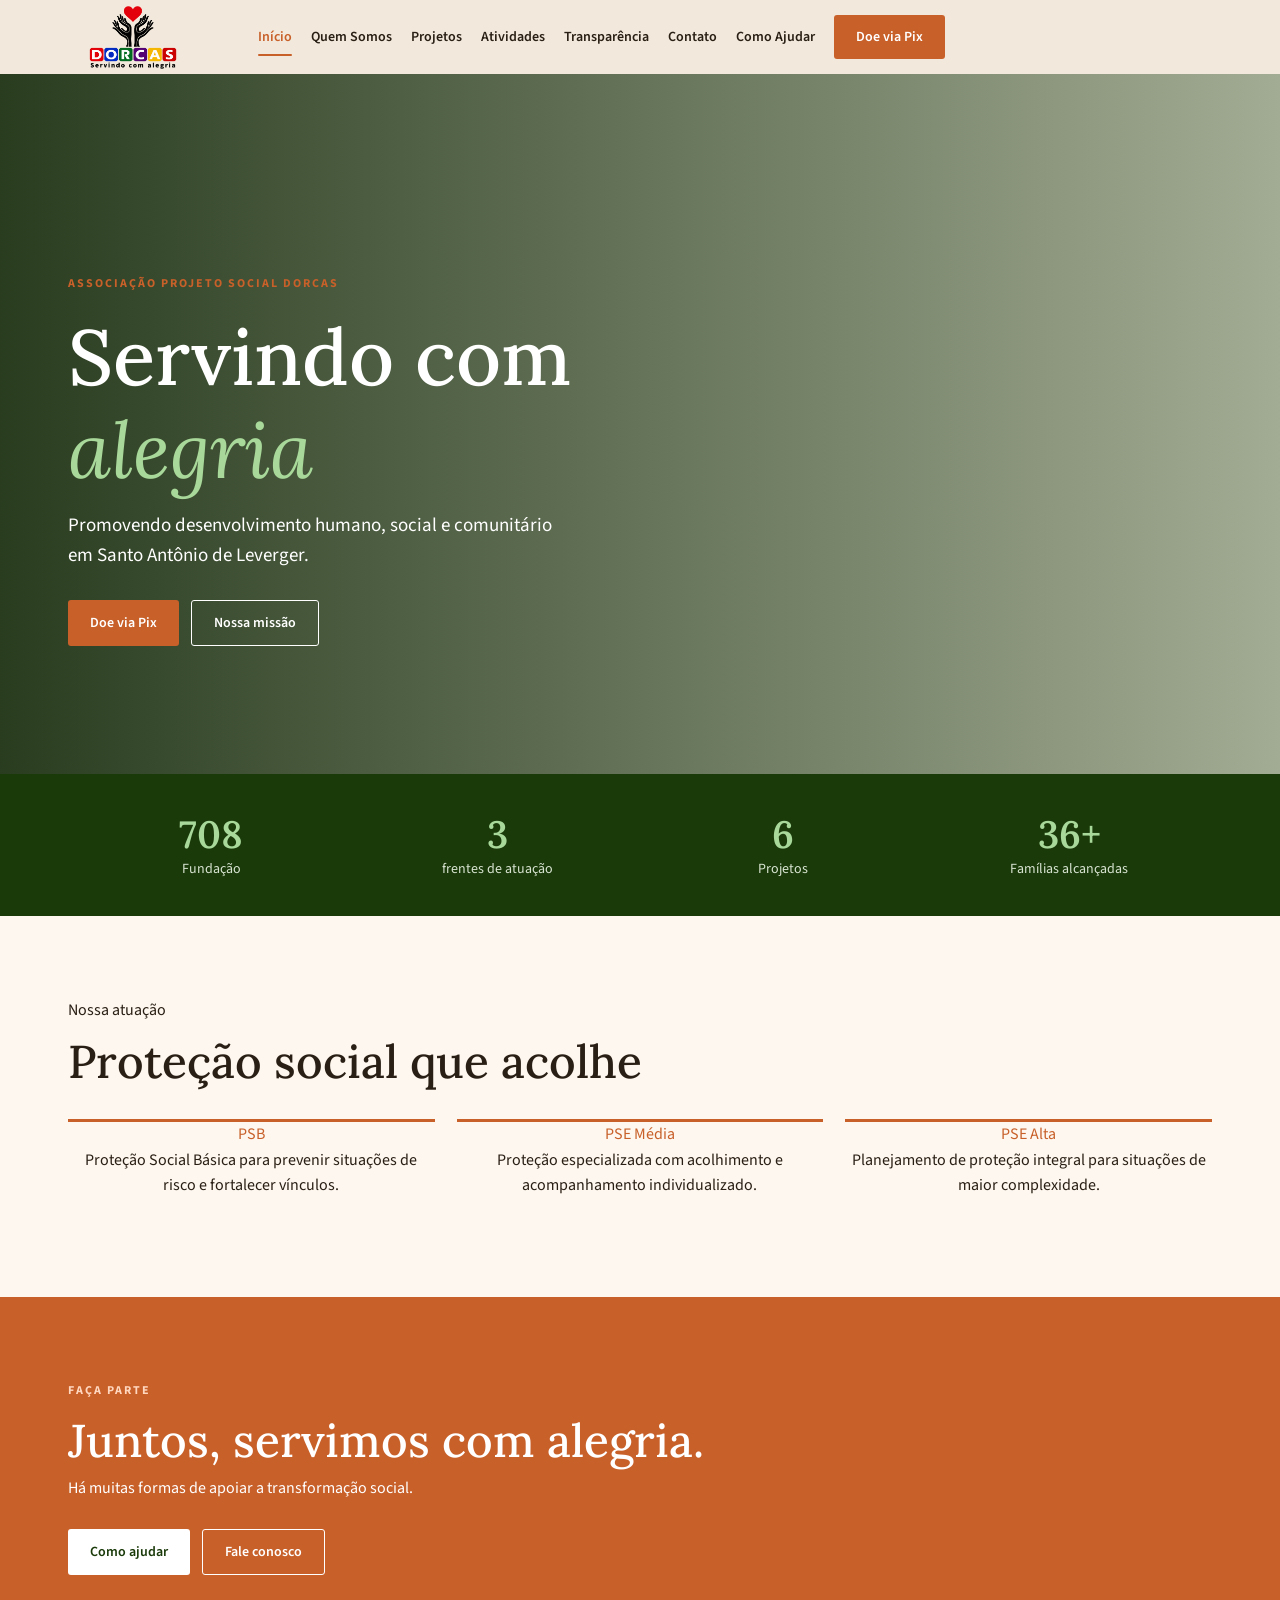
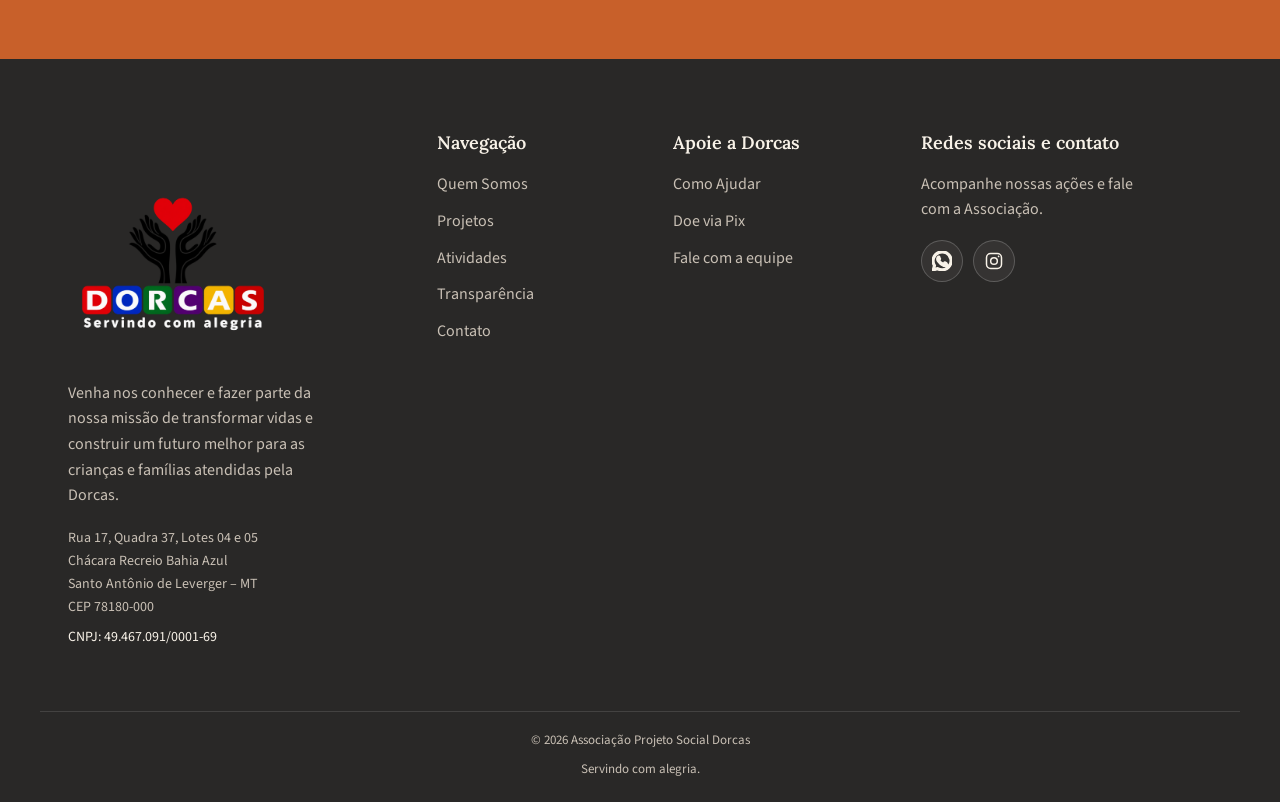
<file: index.html>
<!doctype html>
<html lang="pt-BR">

<head>
    <meta charset="utf-8">
    <meta name="viewport" content="width=device-width, initial-scale=1">
    <meta name="description"
        content="Associação Projeto Social Dorcas — assistência social em Santo Antônio de Leverger, Mato Grosso.">
    <title>Início | Projeto Social Dorcas</title>
    <link rel="preconnect" href="https://fonts.googleapis.com">
    <link rel="preconnect" href="https://fonts.gstatic.com" crossorigin>
    <link
        href="https://fonts.googleapis.com/css2?family=Lora:ital,wght@0,400;0,600;0,700;1,400&family=Source+Sans+3:wght@400;500;600;700&display=swap"
        rel="stylesheet">
    <link href="https://cdn.jsdelivr.net/npm/bootstrap@5.3.8/dist/css/bootstrap.min.css" rel="stylesheet">
    <link rel="stylesheet" href="assets/css/variables.css">
    <link rel="stylesheet" href="assets/css/style.css">
</head>

<body>
    <div data-component="header"></div>
    <main>
        <section class="hero">
            <div class="hero-overlay">
                <div class="container hero-content"><span class="eyebrow">ASSOCIAÇÃO PROJETO SOCIAL DORCAS</span>
                    <h1>Servindo com<br><em>alegria</em></h1>
                    <p>Promovendo desenvolvimento humano, social e comunitário em Santo Antônio de Leverger.</p>
                    <div class="actions"><button class="btn btn-orange pix-page-link" type="button" data-open-pix>Doe
                            via Pix</button><a class="btn btn-outline" href="quem-somos.html">Nossa missão</a></div>
                </div>
            </div>
        </section>
        <section class="stats dark">
            <div class="container stats-grid">
                <div><b class="counter" data-target="2022">0</b><span>Fundação</span></div>
                <div><b class="counter" data-target="3">0</b><span>frentes de atuação</span></div>
                <div><b class="counter" data-target="6">0</b><span>Projetos</span></div>
                <div><b class="counter" data-target="100" data-suffix="+">0</b><span>Famílias alcançadas</span></div>
            </div>
        </section>
        <section class="section protecao-social">
            <div class="container"><span class="protecao-social">Nossa atuação</span>
                <h2>Proteção social que acolhe</h2>
                <div class="cards three protecao-cards">
                    <article ><span>PSB</span>
                        <p>Proteção Social Básica para prevenir situações de risco e fortalecer vínculos.</p>
                    </article>
                    <article ><span>PSE Média</span> 
                        <p>Proteção especializada com acolhimento e acompanhamento individualizado.</p>
                    </article>
                    <article ><span>PSE Alta</span>
                        <p>Planejamento de proteção integral para situações de maior complexidade.</p>
                    </article>
                </div>
            </div>
        </section>
        <section class="cta">
            <div class="container"><span class="eyebrow">Faça parte</span>
                <h2>Juntos, servimos com alegria.</h2>
                <p>Há muitas formas de apoiar a transformação social.</p>
                <div class="actions"><button type="button" class="btn btn-light" data-open-help>Como
                        ajudar</button><button type="button" class="btn btn-outline-light" data-open-contact>Fale
                        conosco</button></div>
            </div>
        </section>
    </main>
    <div data-component="footer"></div>
    <dialog id="pix-dialog" aria-labelledby="pix-dialog-title">
        <div class="pix-dialog-panel">
            <div class="pix-dialog-header">
                <div><span class="eyebrow">Apoie a nossa missão</span>
                    <h2 id="pix-dialog-title">Doe via Pix</h2>
                </div><button class="dialog-close" type="button" data-close-pix
                    aria-label="Fechar doação Pix">×</button>
            </div>
            <div class="pix-dialog-grid">
                <div class="pix-dialog-qr">
                    <h3>Escaneie o QR Code</h3>
                    <p>Aponte a câmera do seu celular para o código e confira os dados antes de confirmar.</p>
                    <div class="pix-qr pix-qr-large"><img src="assets/images/pix-dorcas.png"
                            alt="QR Code Pix para doar à Associação Projeto Social Dorcas"><span>QR Code Pix</span>
                    </div>
                    <p class="pix-beneficiary"><small>Beneficiário</small><strong>Associação Projeto Social
                            Dorcas</strong></p>
                    <p class="pix-beneficiary"><small>Chave Pix — CNPJ</small><strong>49.467.091/0001-69</strong></p>
                    <button class="btn btn-orange copy-pix" type="button" data-pix="49.467.091/0001-69">Copiar chave
                        Pix</button>
                </div>
                <div class="pix-dialog-instructions">
                    <div class="info-card">
                        <h3>Como doar</h3>
                        <ol>
                            <li>Abra o aplicativo do seu banco.</li>
                            <li>Escolha Pix e leia o QR Code.</li>
                            <li>Confira o beneficiário.</li>
                            <li>Escolha o valor e finalize.</li>
                        </ol>
                    </div>
                    <div class="info-card">
                        <h3>O seu apoio pode ajudar com</h3>
                        <p>Materiais para a sede, atividades de convivência, capacitações profissionais e atendimento às
                            famílias.</p>
                        <div class="suggested-values"><span>R$ 20</span><span>R$ 50</span><span>R$ 100</span><span>Outro
                                valor</span></div>
                    </div>
                </div>
            </div>
        </div>
    </dialog>
    <dialog id="help-dialog" aria-labelledby="help-dialog-title">
        <div class="help-dialog-panel">
            <div class="help-dialog-header">
                <div><span class="eyebrow">Participe da transformação</span>
                    <h2 id="help-dialog-title">Como Ajudar</h2>
                </div><button class="dialog-close" type="button" data-close-help
                    aria-label="Fechar Como Ajudar">×</button>
            </div>
            <div class="help-dialog-content">
                <section class="help-other-section">
                    <div class="help-section-heading"><span class="eyebrow">Outras formas de apoiar</span>
                        <h3>Outras formas de ajudar</h3>
                        <p>Existem muitas maneiras de participar da missão da Associação Projeto Social Dorcas.</p>
                    </div>
                    <div class="help-other-grid">
                        <article>
                            <h4>Seja voluntário</h4>
                            <p>Compartilhe seu tempo, seus conhecimentos e suas habilidades para apoiar as atividades da
                                Dorcas.</p>
                        </article>
                        <article>
                            <h4>Doe materiais</h4>
                            <p>Cimento, alimentos, materiais de construção e itens essenciais fazem diferença no
                                atendimento às famílias.</p>
                        </article>
                        <article>
                            <h4>Divulgue</h4>
                            <p>Conte a alguém sobre a Dorcas, nossas iniciativas e as formas de participação da
                                comunidade.</p>
                        </article>
                    </div>
                </section>
                <section class="help-volunteer-section"><span class="eyebrow">Faça parte da Dorcas</span>
                    <h3>Quero ser voluntário</h3>
                    <p>Preencha seus dados e nossa equipe entrará em contato.</p>
                    <form class="form help-volunteer-form" id="help-volunteer-form"><label>Nome<input name="nome"
                                autocomplete="name" required minlength="3"><small
                                class="field-error"></small></label><label>E-mail<input name="email" type="email"
                                autocomplete="email" required><small
                                class="field-error"></small></label><label>Telefone<input name="telefone" type="tel"
                                autocomplete="tel" required><small class="field-error"></small></label><label>Área de
                            interesse<select name="area" required>
                                <option value="">Selecione</option>
                                <option>Atendimento social</option>
                                <option>Comunicação</option>
                                <option>Eventos e atividades</option>
                                <option>Doações e campanhas</option>
                                <option>Outra área</option>
                            </select><small class="field-error"></small></label><label>Disponibilidade<select
                                name="disponibilidade" required>
                                <option value="">Selecione</option>
                                <option>Durante a semana</option>
                                <option>Aos finais de semana</option>
                                <option>Em eventos pontuais</option>
                                <option>A combinar</option>
                            </select><small class="field-error"></small></label>
                        <div class="help-dialog-actions"><button class="btn btn-orange" type="submit">Enviar
                                inscrição</button><button class="btn btn-outline-green" type="button"
                                data-close-help>Cancelar</button></div>
                        <div class="success" hidden></div>
                    </form>
                </section>
            </div>
        </div>
    </dialog>
    <dialog id="contact-dialog" aria-labelledby="contact-dialog-title">
        <div class="contact-dialog-panel">
            <div class="contact-dialog-header">
                <div><span class="eyebrow">Estamos à disposição</span>
                    <h2 id="contact-dialog-title">Fale conosco</h2>
                </div><button type="button" class="dialog-close" data-close-contact
                    aria-label="Fechar formulário de contato">×</button>
            </div>
            <p>Envie uma mensagem para a Associação Projeto Social Dorcas. Nossa equipe terá prazer em conversar com
                você.</p>
            <form class="form contact-dialog-form" id="contact-dialog-form"><label>Nome<input name="nome"
                        autocomplete="name" required minlength="3"><small
                        class="field-error"></small></label><label>E-mail<input name="email" type="email"
                        autocomplete="email" required><small
                        class="field-error"></small></label><label>Mensagem<textarea name="mensagem" rows="6" required
                        minlength="10"></textarea><small class="field-error"></small></label>
                <div class="contact-dialog-actions"><button class="btn btn-orange" type="submit">Enviar
                        mensagem</button><button class="btn btn-outline-green" type="button"
                        data-close-contact>Cancelar</button></div>
                <div class="success" hidden></div>
            </form>
        </div>
    </dialog>
    <div class="modal-backdrop" id="pix-modal">
        <div class="modal"><button class="modal-close" aria-label="Fechar">×</button><span class="eyebrow">Apoie nossa
                missão</span>
            <h2>Doe via Pix</h2>
            <p>Sua contribuição ajuda a transformar vidas e fortalecer nossa comunidade.</p>
            <div class="pix-qr"><img src="assets/images/pix-dorcas.png" alt="QR Code para doação via Pix"><span>QR Code
                    Pix</span></div>
            <div class="pix-box"><small>Beneficiário</small><strong>Associação Projeto Social
                    Dorcas</strong><small>Chave Pix (CNPJ)</small><code>49.467.091/0001-69</code><button
                    class="btn btn-orange copy-pix" data-pix="49.467.091/0001-69">Copiar chave</button></div>
        </div>
    </div>
    <script src="https://cdn.jsdelivr.net/npm/bootstrap@5.3.8/dist/js/bootstrap.bundle.min.js"></script>
    <script src="assets/js/main.js"></script>
    <script src="assets/js/components.js"></script>
</body>

</html>
</file>
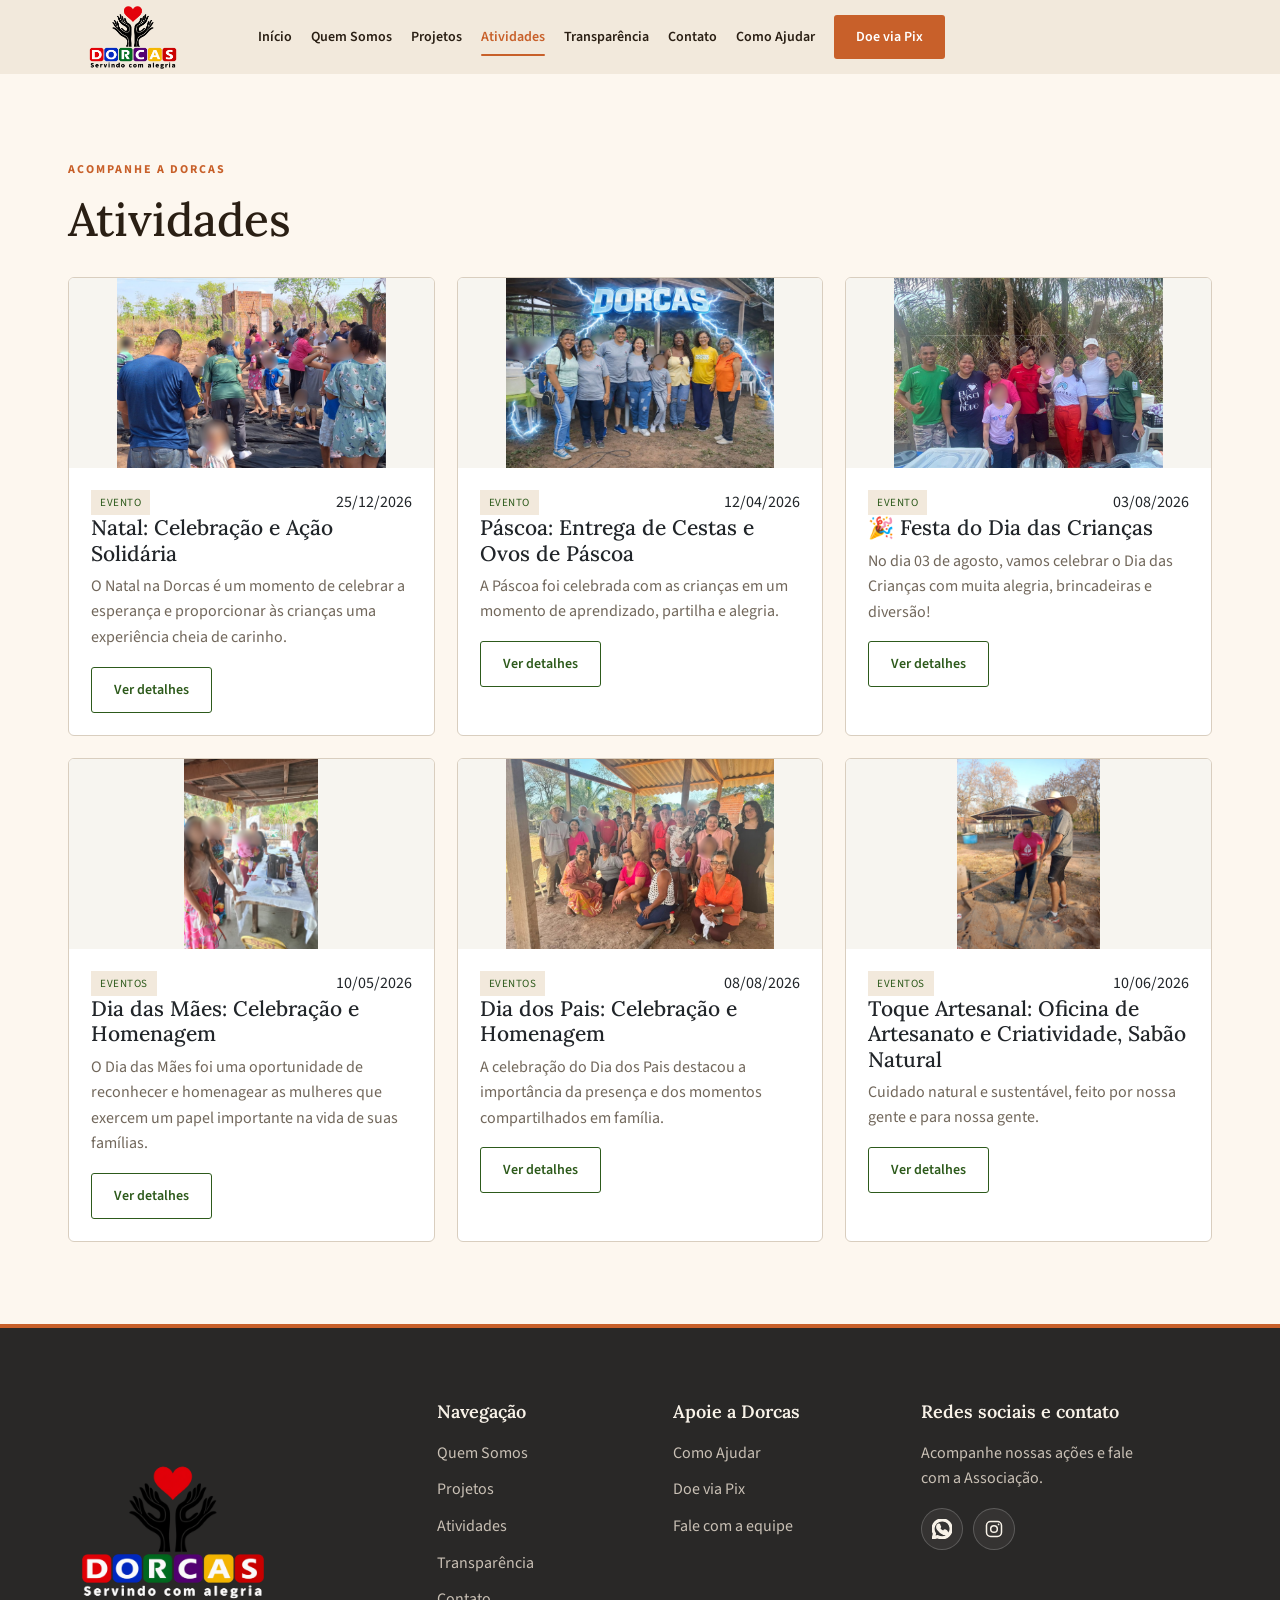
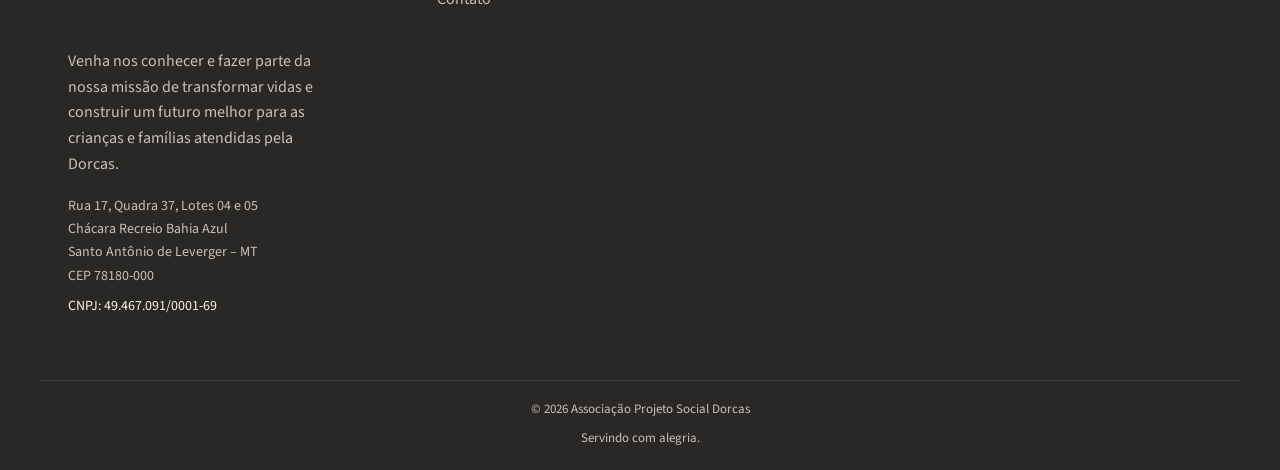
<file: pages/atividades.html>
<!doctype html>
<html lang="pt-BR">

<head>
    <meta charset="utf-8">
    <meta name="viewport" content="width=device-width, initial-scale=1">
    <meta name="description"
        content="Associação Projeto Social Dorcas — assistência social em Santo Antônio de Leverger, Mato Grosso.">
    <title>Atividades | Projeto Social Dorcas</title>
    <link rel="preconnect" href="https://fonts.googleapis.com">
    <link rel="preconnect" href="https://fonts.gstatic.com" crossorigin>
    <link
        href="https://fonts.googleapis.com/css2?family=Lora:ital,wght@0,400;0,600;0,700;1,400&family=Source+Sans+3:wght@400;500;600;700&display=swap"
        rel="stylesheet">
    <link href="https://cdn.jsdelivr.net/npm/bootstrap@5.3.8/dist/css/bootstrap.min.css" rel="stylesheet">
    <link rel="stylesheet" href="../assets/css/variables.css">
    <link rel="stylesheet" href="../assets/css/style.css">
</head>

<body>
    <div data-component="header"></div>
    <main>
        <section class="section">
            <div class="container"><span class="eyebrow">Acompanhe a Dorcas</span>
                <h2>Atividades</h2>
                <div id="news-grid" class="cards three"></div>
            </div>
        </section>
    </main>
    <div data-component="footer"></div>
    <dialog id="activity-dialog" aria-labelledby="activity-dialog-title">
        <div class="activity-dialog-panel">
            <div class="activity-dialog-header"><span class="eyebrow">Atividades da Dorcas</span><button type="button"
                    class="dialog-close" data-close-activity aria-label="Fechar detalhes da atividade">×</button></div>
            <div id="activity-dialog-content"></div>
            <div class="activity-dialog-footer"><button type="button" class="btn btn-outline-green"
                    data-close-activity>Fechar</button></div>
        </div>
    </dialog>
    <dialog id="pix-dialog" aria-labelledby="pix-dialog-title">
        <div class="pix-dialog-panel">
            <div class="pix-dialog-header">
                <div><span class="eyebrow">Apoie a nossa missão</span>
                    <h2 id="pix-dialog-title">Doe via Pix</h2>
                </div><button class="dialog-close" type="button" data-close-pix
                    aria-label="Fechar doação Pix">×</button>
            </div>
            <div class="pix-dialog-grid">
                <div class="pix-dialog-qr">
                    <h3>Escaneie o QR Code</h3>
                    <p>Aponte a câmera do seu celular para o código e confira os dados antes de confirmar.</p>
                    <div class="pix-qr pix-qr-large"><img src="../assets/images/pix-dorcas.png"
                            alt="QR Code Pix para doar à Associação Projeto Social Dorcas"><span>QR Code Pix</span>
                    </div>
                    <p class="pix-beneficiary"><small>Beneficiário</small><strong>Associação Projeto Social
                            Dorcas</strong></p>
                    <p class="pix-beneficiary"><small>Chave Pix — CNPJ</small><strong>49.467.091/0001-69</strong></p>
                    <button class="btn btn-orange copy-pix" type="button" data-pix="49.467.091/0001-69">Copiar chave
                        Pix</button>
                </div>
                <div class="pix-dialog-instructions">
                    <div class="info-card">
                        <h3>Como doar</h3>
                        <ol>
                            <li>Abra o aplicativo do seu banco.</li>
                            <li>Escolha Pix e leia o QR Code.</li>
                            <li>Confira o beneficiário.</li>
                            <li>Escolha o valor e finalize.</li>
                        </ol>
                    </div>
                    <div class="info-card">
                        <h3>O seu apoio pode ajudar com</h3>
                        <p>Materiais para a sede, atividades de convivência, capacitações profissionais e atendimento às
                            famílias.</p>
                        <div class="suggested-values"><span>R$ 20</span><span>R$ 50</span><span>R$ 100</span><span>Outro
                                valor</span></div>
                    </div>
                </div>
            </div>
        </div>
    </dialog>
    <dialog id="help-dialog" aria-labelledby="help-dialog-title">
        <div class="help-dialog-panel">
            <div class="help-dialog-header">
                <div><span class="eyebrow">Participe da transformação</span>
                    <h2 id="help-dialog-title">Como Ajudar</h2>
                </div><button class="dialog-close" type="button" data-close-help
                    aria-label="Fechar Como Ajudar">×</button>
            </div>
            <div class="help-dialog-content">
                <section class="help-other-section">
                    <div class="help-section-heading"><span class="eyebrow">Outras formas de apoiar</span>
                        <h3>Outras formas de ajudar</h3>
                        <p>Existem muitas maneiras de participar da missão da Associação Projeto Social Dorcas.</p>
                    </div>
                    <div class="help-other-grid">
                        <article>
                            <h4>Seja voluntário</h4>
                            <p>Compartilhe seu tempo, seus conhecimentos e suas habilidades para apoiar as atividades da
                                Dorcas.</p>
                        </article>
                        <article>
                            <h4>Doe materiais</h4>
                            <p>Cimento, alimentos, materiais de construção e itens essenciais fazem diferença no
                                atendimento às famílias.</p>
                        </article>
                        <article>
                            <h4>Divulgue</h4>
                            <p>Conte a alguém sobre a Dorcas, nossas iniciativas e as formas de participação da
                                comunidade.</p>
                        </article>
                    </div>
                </section>
                <section class="help-volunteer-section"><span class="eyebrow">Faça parte da Dorcas</span>
                    <h3>Quero ser voluntário</h3>
                    <p>Preencha seus dados e nossa equipe entrará em contato.</p>
                    <form class="form help-volunteer-form" id="help-volunteer-form"><label>Nome<input name="nome"
                                autocomplete="name" required minlength="3"><small
                                class="field-error"></small></label><label>E-mail<input name="email" type="email"
                                autocomplete="email" required><small
                                class="field-error"></small></label><label>Telefone<input name="telefone" type="tel"
                                autocomplete="tel" required><small class="field-error"></small></label><label>Área de
                            interesse<select name="area" required>
                                <option value="">Selecione</option>
                                <option>Atendimento social</option>
                                <option>Comunicação</option>
                                <option>Eventos e atividades</option>
                                <option>Doações e campanhas</option>
                                <option>Outra área</option>
                            </select><small class="field-error"></small></label><label>Disponibilidade<select
                                name="disponibilidade" required>
                                <option value="">Selecione</option>
                                <option>Durante a semana</option>
                                <option>Aos finais de semana</option>
                                <option>Em eventos pontuais</option>
                                <option>A combinar</option>
                            </select><small class="field-error"></small></label>
                        <div class="help-dialog-actions"><button class="btn btn-orange" type="submit">Enviar
                                inscrição</button><button class="btn btn-outline-green" type="button"
                                data-close-help>Cancelar</button></div>
                        <div class="success" hidden></div>
                    </form>
                </section>
            </div>
        </div>
    </dialog>
    <div class="modal-backdrop" id="pix-modal">
        <div class="modal"><button class="modal-close" aria-label="Fechar">×</button><span class="eyebrow">Apoie nossa
                missão</span>
            <h2>Doe via Pix</h2>
            <p>Sua contribuição ajuda a transformar vidas e fortalecer nossa comunidade.</p>
            <div class="pix-qr"><img src="../assets/images/pix-dorcas.png" alt="QR Code para doação via Pix"><span>QR
                    Code Pix</span></div>
            <div class="pix-box"><small>Beneficiário</small><strong>Associação Projeto Social
                    Dorcas</strong><small>Chave Pix (CNPJ)</small><code>49.467.091/0001-69</code><button
                    class="btn btn-orange copy-pix" data-pix="49.467.091/0001-69">Copiar chave</button></div>
        </div>
    </div>
    <script src="https://cdn.jsdelivr.net/npm/bootstrap@5.3.8/dist/js/bootstrap.bundle.min.js"></script>
    <script src="../assets/js/main.js"></script>
    <script src="../assets/js/components.js"></script>
</body>

</html>
</file>
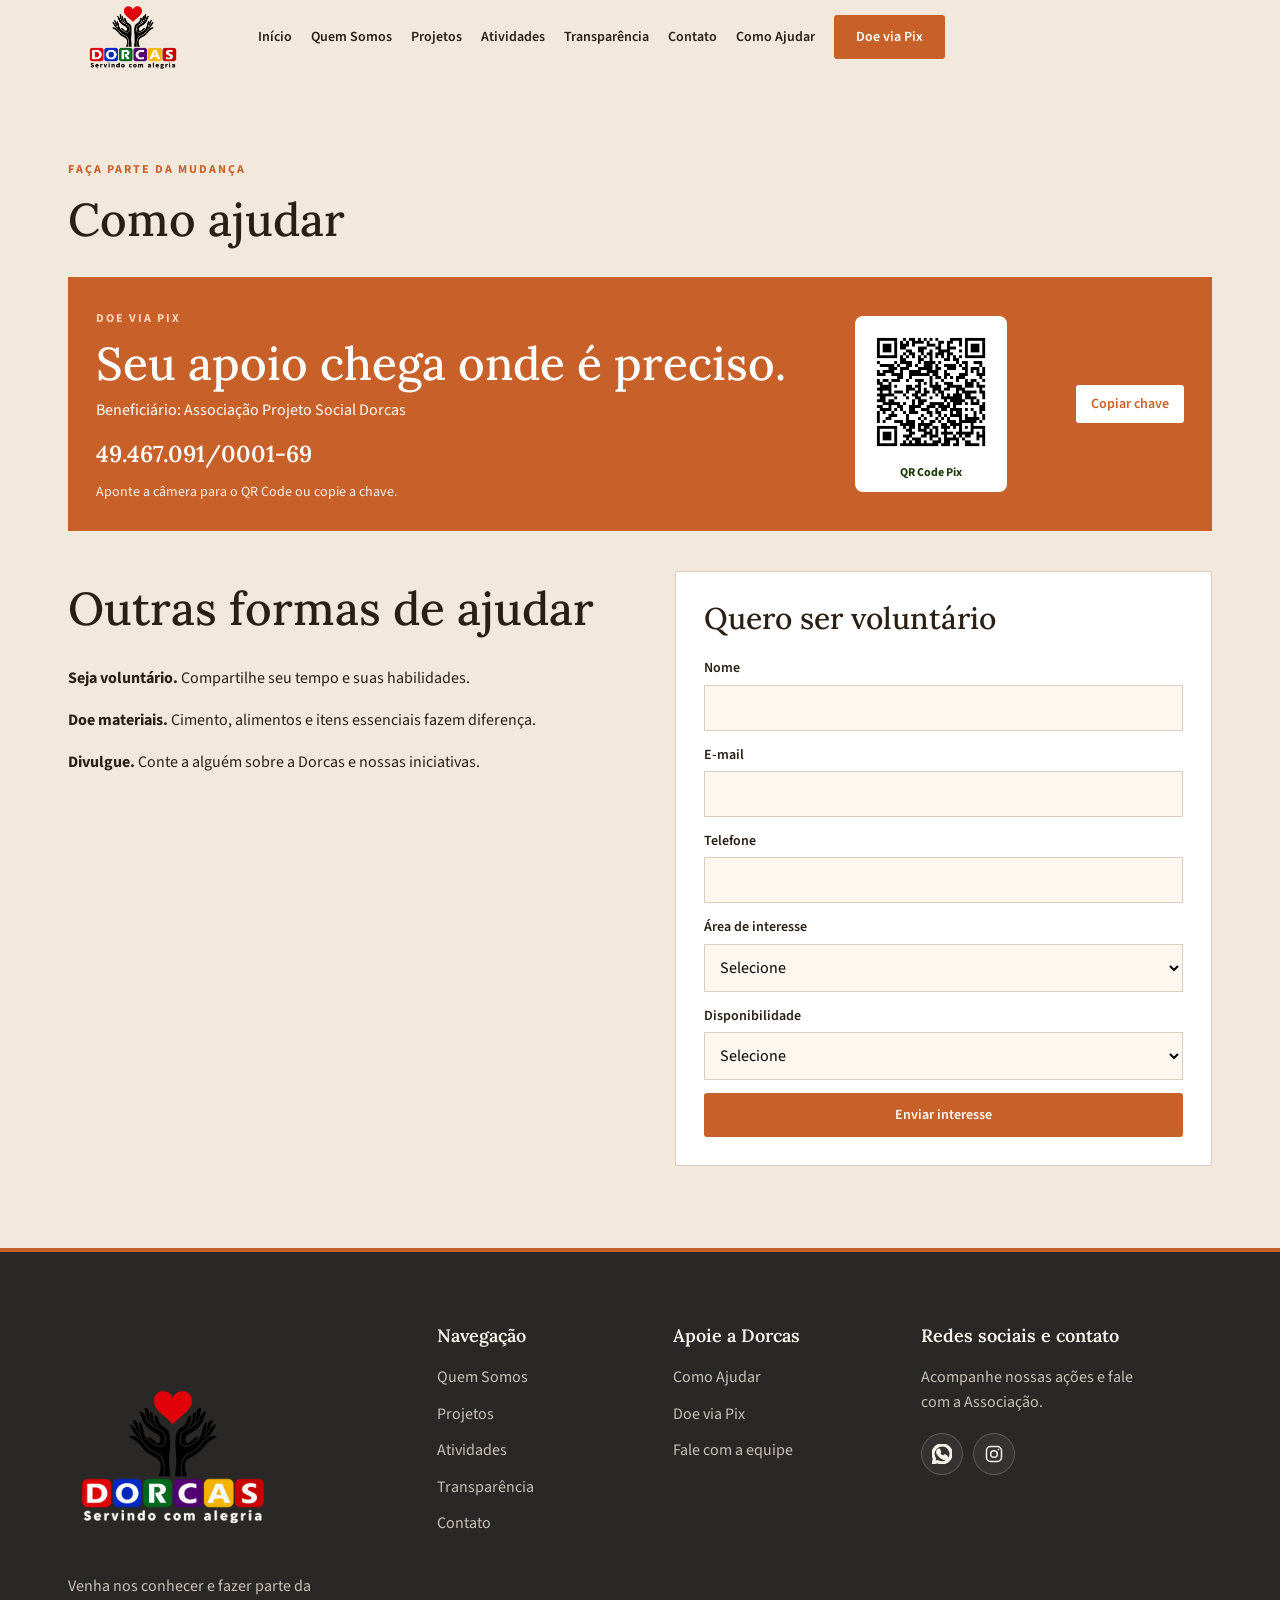
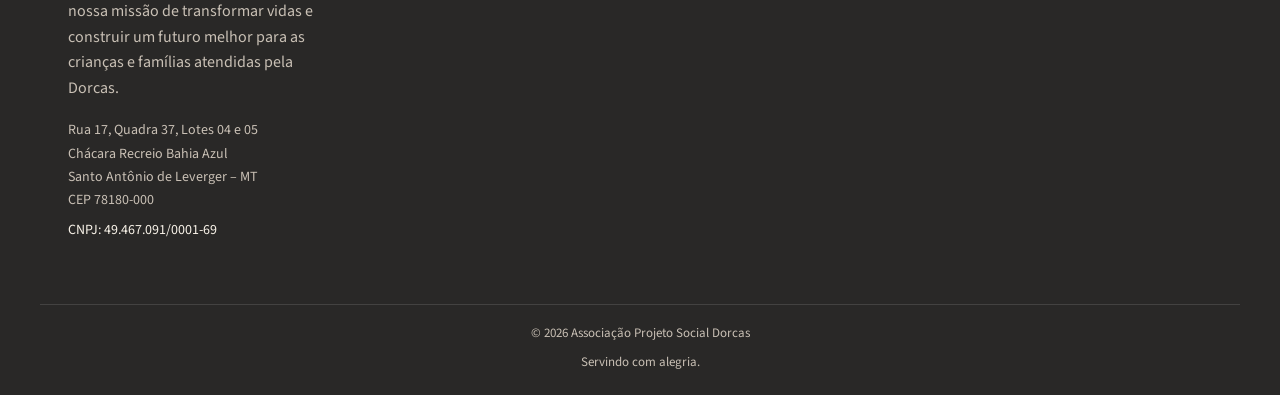
<file: pages/como-ajudar.html>
<!doctype html>
<html lang="pt-BR">

<head>
    <meta charset="utf-8">
    <meta name="viewport" content="width=device-width, initial-scale=1">
    <meta name="description" content="Associação Projeto Social Dorcas — assistência social em Santo Antônio de Leverger, Mato Grosso.">
    <title>Como Ajudar | Projeto Social Dorcas</title>
    <link rel="preconnect" href="https://fonts.googleapis.com">
    <link rel="preconnect" href="https://fonts.gstatic.com" crossorigin>
    <link href="https://fonts.googleapis.com/css2?family=Lora:ital,wght@0,400;0,600;0,700;1,400&family=Source+Sans+3:wght@400;500;600;700&display=swap" rel="stylesheet">
    <link href="https://cdn.jsdelivr.net/npm/bootstrap@5.3.8/dist/css/bootstrap.min.css" rel="stylesheet">
    <link rel="stylesheet" href="../assets/css/variables.css">
    <link rel="stylesheet" href="../assets/css/style.css">
</head>

<body>
    <div data-component="header"></div>
    <main>
        <section class="section cream">
            <div class="container"><span class="eyebrow">Faça parte da mudança</span>
                <h2>Como ajudar</h2>
                <div class="donate-box">
                    <div><span class="eyebrow">Doe via Pix</span>
                        <h2>Seu apoio chega onde é preciso.</h2>
                        <p>Beneficiário: Associação Projeto Social Dorcas</p><strong>49.467.091/0001-69</strong><small class="pix-instruction">Aponte a câmera para o QR Code ou copie a chave.</small>
                    </div>
                    <div class="pix-qr"><img src="../assets/images/pix-dorcas.png" alt="QR Code para doação via Pix"><span>QR Code Pix</span></div><button class="btn btn-light copy-pix" data-pix="49.467.091/0001-69">Copiar chave</button>
                </div>
                <div class="help-grid">
                    <div>
                        <h2>Outras formas de ajudar</h2>
                        <p><b>Seja voluntário.</b> Compartilhe seu tempo e suas habilidades.</p>
                        <p><b>Doe materiais.</b> Cimento, alimentos e itens essenciais fazem diferença.</p>
                        <p><b>Divulgue.</b> Conte a alguém sobre a Dorcas e nossas iniciativas.</p>
                    </div>
                    <form class="form" id="volunteer-form">
                        <h2>Quero ser voluntário</h2>
                        <label>Nome<input name="nome" required minlength="3"><small class="field-error"></small></label>
                        <label>E-mail<input name="email" type="email" required><small class="field-error"></small></label>
                        <label>Telefone<input name="telefone" required><small class="field-error"></small></label>
                        <label>Área de interesse
                            <select name="area" required>
                                <option value="">Selecione</option>
                                <option>Atendimento social</option>
                                <option>Comunicação</option>
                                <option>Eventos</option>
                            </select><small class="field-error"></small>
                        </label>
                        <label>Disponibilidade
                            <select name="disponibilidade" required>
                                <option value="">Selecione</option>
                                <option>Semanal</option>
                                <option>Quinzenal</option>
                                <option>Mensal</option>
                            </select><small class="field-error"></small>
                        </label>
                        <button class="btn btn-orange" type="submit">Enviar interesse</button>
                        <div class="success" hidden></div>
                    </form>
                </div>
            </div>
        </section>
    </main>
    <div data-component="footer"></div>
    <dialog id="pix-dialog" aria-labelledby="pix-dialog-title">
        <div class="pix-dialog-panel">
            <div class="pix-dialog-header">
                <div><span class="eyebrow">Apoie a nossa missão</span>
                    <h2 id="pix-dialog-title">Doe via Pix</h2>
                </div><button class="dialog-close" type="button" data-close-pix aria-label="Fechar doação Pix">×</button>
            </div>
            <div class="pix-dialog-grid">
                <div class="pix-dialog-qr">
                    <h3>Escaneie o QR Code</h3>
                    <p>Aponte a câmera do seu celular para o código e confira os dados antes de confirmar.</p>
                    <div class="pix-qr pix-qr-large"><img src="../assets/images/pix-dorcas.png" alt="QR Code Pix para doar à Associação Projeto Social Dorcas"><span>QR Code Pix</span>
                    </div>
                    <p class="pix-beneficiary"><small>Beneficiário</small><strong>Associação Projeto Social Dorcas</strong></p>
                    <p class="pix-beneficiary"><small>Chave Pix — CNPJ</small><strong>49.467.091/0001-69</strong></p>
                    <button class="btn btn-orange copy-pix" type="button" data-pix="49.467.091/0001-69">Copiar chave Pix</button>
                </div>
                <div class="pix-dialog-instructions">
                    <div class="info-card">
                        <h3>Como doar</h3>
                        <ol>
                            <li>Abra o aplicativo do seu banco.</li>
                            <li>Escolha Pix e leia o QR Code.</li>
                            <li>Confira o beneficiário.</li>
                            <li>Escolha o valor e finalize.</li>
                        </ol>
                    </div>
                    <div class="info-card">
                        <h3>O seu apoio pode ajudar com</h3>
                        <p>Materiais para a sede, atividades de convivência, capacitações profissionais e atendimento às famílias.</p>
                        <div class="suggested-values"><span>R$ 20</span><span>R$ 50</span><span>R$ 100</span><span>Outro valor</span></div>
                    </div>
                </div>
            </div>
        </div>
    </dialog>
    <dialog id="help-dialog" aria-labelledby="help-dialog-title">
        <div class="help-dialog-panel">
            <div class="help-dialog-header">
                <div><span class="eyebrow">Participe da transformação</span>
                    <h2 id="help-dialog-title">Como Ajudar</h2>
                </div><button class="dialog-close" type="button" data-close-help aria-label="Fechar Como Ajudar">×</button>
            </div>
            <div class="help-dialog-content">
                <section class="help-other-section">
                    <div class="help-section-heading"><span class="eyebrow">Outras formas de apoiar</span>
                        <h3>Outras formas de ajudar</h3>
                        <p>Existem muitas maneiras de participar da missão da Associação Projeto Social Dorcas.</p>
                    </div>
                    <div class="help-other-grid">
                        <article>
                            <h4>Seja voluntário</h4>
                            <p>Compartilhe seu tempo, seus conhecimentos e suas habilidades para apoiar as atividades da Dorcas.</p>
                        </article>
                        <article>
                            <h4>Doe materiais</h4>
                            <p>Cimento, alimentos, materiais de construção e itens essenciais fazem diferença no atendimento às famílias.</p>
                        </article>
                        <article>
                            <h4>Divulgue</h4>
                            <p>Conte a alguém sobre a Dorcas, nossas iniciativas e as formas de participação da comunidade.</p>
                        </article>
                    </div>
                </section>
                <section class="help-volunteer-section"><span class="eyebrow">Faça parte da Dorcas</span>
                    <h3>Quero ser voluntário</h3>
                    <p>Preencha seus dados e nossa equipe entrará em contato.</p>
                    <form class="form help-volunteer-form" id="help-volunteer-form">
                        <label>Nome<input name="nome" autocomplete="name" required minlength="3"><small class="field-error"></small></label>
                        <label>E-mail<input name="email" type="email" autocomplete="email" required><small class="field-error"></small></label>
                        <label>Telefone<input name="telefone" type="tel" autocomplete="tel" required><small class="field-error"></small></label>
                        <label>Área de interesse
                            <select name="area" required>
                                <option value="">Selecione</option>
                                <option>Atendimento social</option>
                                <option>Comunicação</option>
                                <option>Eventos e atividades</option>
                                <option>Doações e campanhas</option>
                                <option>Outra área</option>
                            </select><small class="field-error"></small>
                        </label>
                        <label>Disponibilidade
                            <select name="disponibilidade" required>
                                <option value="">Selecione</option>
                                <option>Durante a semana</option>
                                <option>Aos finais de semana</option>
                                <option>Em eventos pontuais</option>
                                <option>A combinar</option>
                            </select><small class="field-error"></small>
                        </label>
                        <div class="help-dialog-actions">
                            <button class="btn btn-orange" type="submit">Enviar inscrição</button>
                            <button class="btn btn-outline-green" type="button" data-close-help>Cancelar</button>
                        </div>
                        <div class="success" hidden></div>
                    </form>
                </section>
            </div>
        </div>
    </dialog>
    <div class="modal-backdrop" id="pix-modal">
        <div class="modal"><button class="modal-close" aria-label="Fechar">×</button><span class="eyebrow">Apoie nossa missão</span>
            <h2>Doe via Pix</h2>
            <p>Sua contribuição ajuda a transformar vidas e fortalecer nossa comunidade.</p>
            <div class="pix-qr"><img src="../assets/images/pix-dorcas.png" alt="QR Code para doação via Pix"><span>QR Code Pix</span></div>
            <div class="pix-box"><small>Beneficiário</small><strong>Associação Projeto Social Dorcas</strong><small>Chave Pix (CNPJ)</small><code>49.467.091/0001-69</code><button class="btn btn-orange copy-pix" data-pix="49.467.091/0001-69">Copiar chave</button></div>
        </div>
    </div>
    
    <script src="https://cdn.jsdelivr.net/npm/bootstrap@5.3.8/dist/js/bootstrap.bundle.min.js"></script>
    <script src="../assets/js/main.js"></script>
    <script src="../assets/js/components.js"></script>

</body>

</html>
</file>
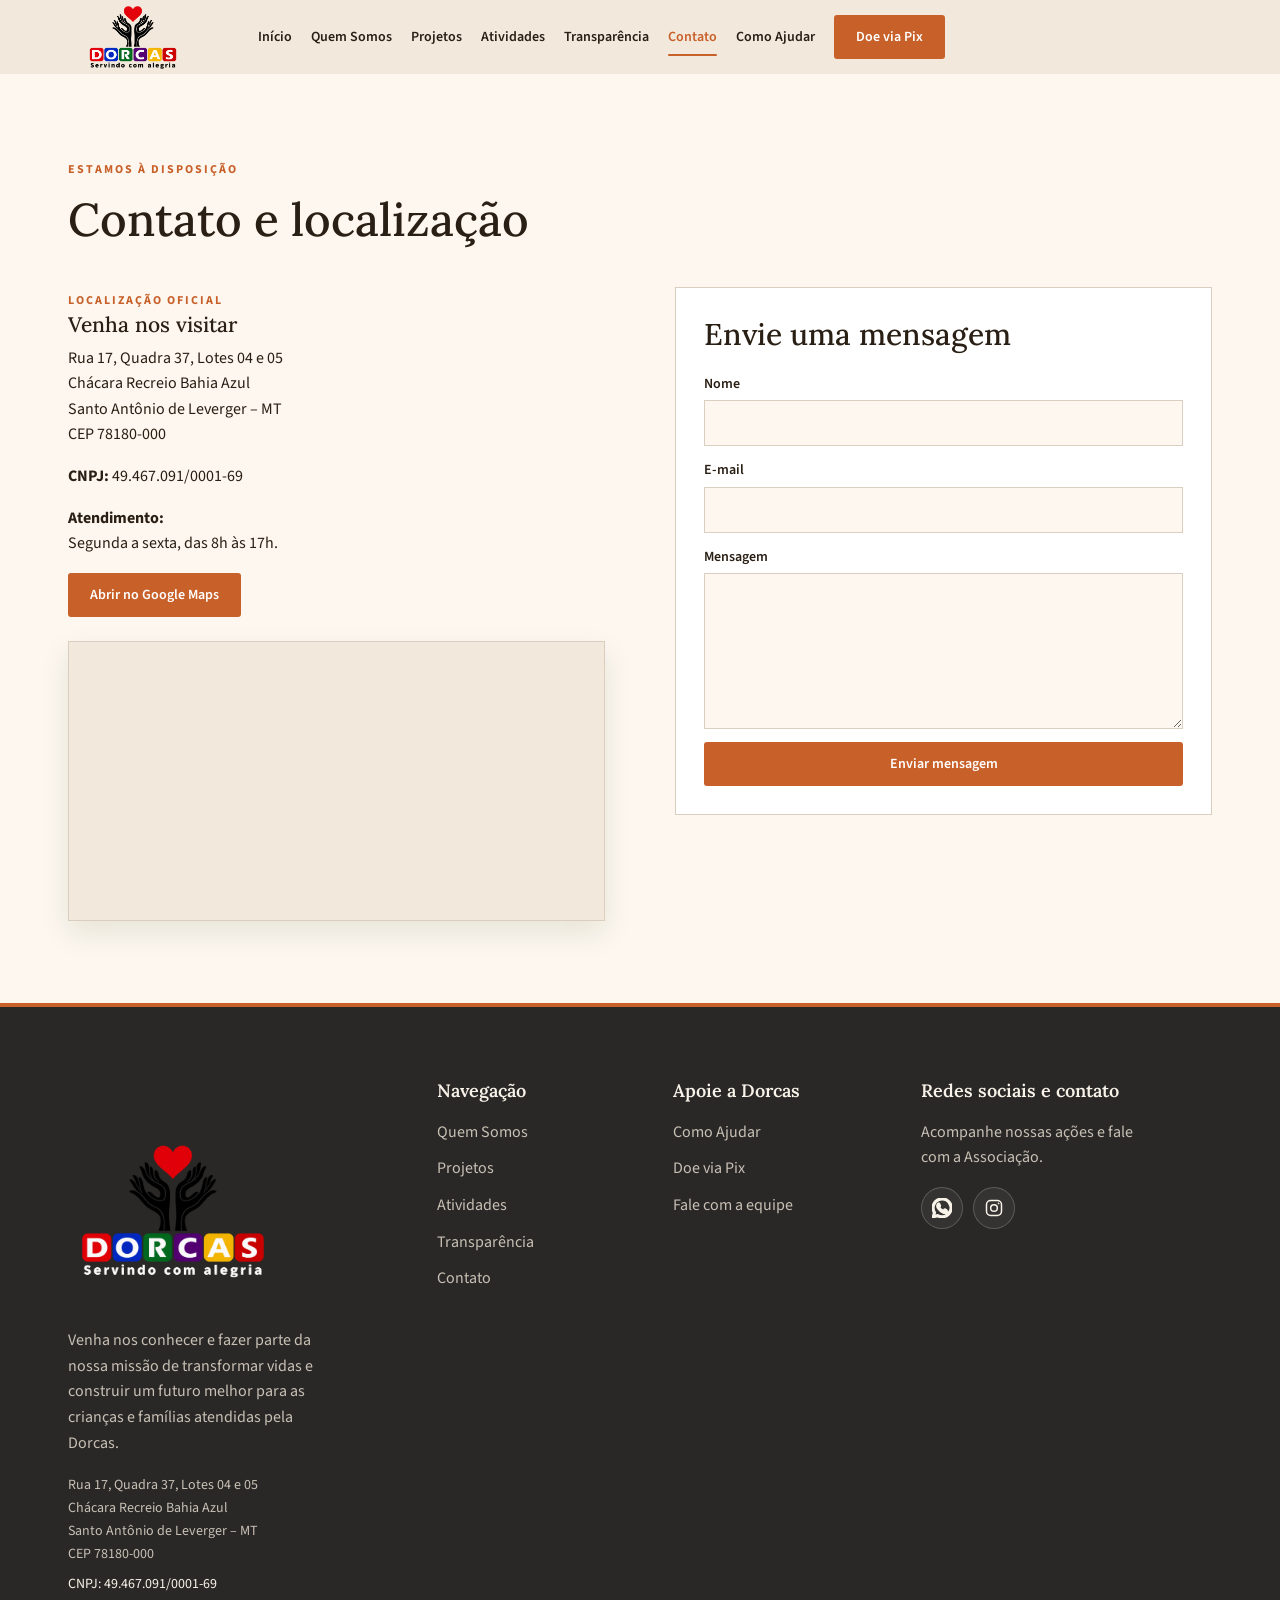
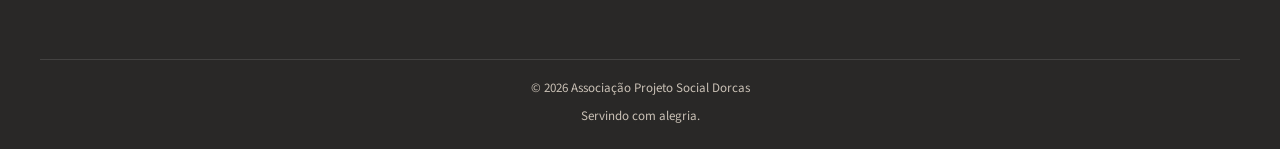
<file: pages/contato.html>
<!doctype html>
<html lang="pt-BR">
  <head>
    <meta charset="utf-8" />
    <meta name="viewport" content="width=device-width, initial-scale=1" />
    <meta
      name="description"
      content="Associação Projeto Social Dorcas — assistência social em Santo Antônio de Leverger, Mato Grosso."
    />
    <title>Contato | Projeto Social Dorcas</title>
    <link rel="preconnect" href="https://fonts.googleapis.com" />
    <link rel="preconnect" href="https://fonts.gstatic.com" crossorigin />
    <link
      href="https://fonts.googleapis.com/css2?family=Lora:ital,wght@0,400;0,600;0,700;1,400&family=Source+Sans+3:wght@400;500;600;700&display=swap"
      rel="stylesheet"
    />
    <link
      href="https://cdn.jsdelivr.net/npm/bootstrap@5.3.8/dist/css/bootstrap.min.css"
      rel="stylesheet"
    />
    <link rel="stylesheet" href="../assets/css/variables.css" />
    <link rel="stylesheet" href="../assets/css/style.css" />
  </head>

  <body>
    <div data-component="header"></div>
    <main>
      <section class="section">
        <div class="container">
          <span class="eyebrow">Estamos à disposição</span>
          <h2>Contato e localização</h2>
          <div class="contact-grid">
            <div class="location-column">
              <span class="eyebrow">Localização oficial</span>
              <h3>Venha nos visitar</h3>
              <p>
                Rua 17, Quadra 37, Lotes 04 e 05<br />Chácara Recreio Bahia
                Azul<br />Santo Antônio de Leverger – MT<br />CEP 78180-000
              </p>
              <p><b>CNPJ:</b> 49.467.091/0001-69</p>
              <p><b>Atendimento:</b><br />Segunda a sexta, das 8h às 17h.</p>
              <a
                class="btn btn-orange"
                href="https://maps.app.goo.gl/AzYfvCFNTKiCBhfx8"
                target="_blank"
                rel="noopener"
                >Abrir no Google Maps</a
              >
              <div class="map-box">
                <iframe
                  title="Localização da Associação Projeto Social Dorcas"
                  src="https://www.google.com/maps/embed?pb=!1m17!1m12!1m3!1d3233.5030557972186!2d-56.100931624868835!3d-15.844867284802632!2m3!1f0!2f0!3f0!3m2!1i1024!2i768!4f13.1!3m2!1m1!2zMTXCsDUwJzQxLjUiUyA1NsKwMDUnNTQuMSJX!5e1!3m2!1spt-BR!2sbr!4v1793400735100!5m2!1spt-BR!2sbr"
                  width="600"
                  height="450"
                  style="border: 0"
                  allowfullscreen=""
                  loading="lazy"
                  referrerpolicy="strict-origin-when-cross-origin"
                ></iframe>
              </div>
            </div>
            <form class="form" id="contact-form">
              <h2>Envie uma mensagem</h2>

              <label
                >Nome
                <input name="nome" required minlength="3" />
                <small class="field-error"></small>
              </label>
              <label
                >E-mail
                <input name="email" type="email" required />
                <small class="field-error"></small>
              </label>
              <label
                >Mensagem
                <textarea
                  name="mensagem"
                  required
                  minlength="10"
                  rows="6"
                ></textarea>
                <small class="field-error"></small>
              </label>

              <button class="btn btn-orange" type="submit">
                Enviar mensagem
              </button>
              <div class="success" hidden></div>
            </form>
          </div>
        </div>
      </section>
    </main>
    <div data-component="footer"></div>
    <dialog id="pix-dialog" aria-labelledby="pix-dialog-title">
      <div class="pix-dialog-panel">
        <div class="pix-dialog-header">
          <div>
            <span class="eyebrow">Apoie a nossa missão</span>
            <h2 id="pix-dialog-title">Doe via Pix</h2>
          </div>
          <button
            class="dialog-close"
            type="button"
            data-close-pix
            aria-label="Fechar doação Pix"
          >
            ×
          </button>
        </div>
        <div class="pix-dialog-grid">
          <div class="pix-dialog-qr">
            <h3>Escaneie o QR Code</h3>
            <p>
              Aponte a câmera do seu celular para o código e confira os dados
              antes de confirmar.
            </p>
            <div class="pix-qr pix-qr-large">
              <img
                src="../assets/images/pix-dorcas.png"
                alt="QR Code Pix para doar à Associação Projeto Social Dorcas"
              /><span>QR Code Pix</span>
            </div>
            <p class="pix-beneficiary">
              <small>Beneficiário</small
              ><strong>Associação Projeto Social Dorcas</strong>
            </p>
            <p class="pix-beneficiary">
              <small>Chave Pix — CNPJ</small><strong>49.467.091/0001-69</strong>
            </p>
            <button
              class="btn btn-orange copy-pix"
              type="button"
              data-pix="49.467.091/0001-69"
            >
              Copiar chave Pix
            </button>
          </div>
          <div class="pix-dialog-instructions">
            <div class="info-card">
              <h3>Como doar</h3>
              <ol>
                <li>Abra o aplicativo do seu banco.</li>
                <li>Escolha Pix e leia o QR Code.</li>
                <li>Confira o beneficiário.</li>
                <li>Escolha o valor e finalize.</li>
              </ol>
            </div>
            <div class="info-card">
              <h3>O seu apoio pode ajudar com</h3>
              <p>
                Materiais para a sede, atividades de convivência, capacitações
                profissionais e atendimento às famílias.
              </p>
              <div class="suggested-values">
                <span>R$ 20</span><span>R$ 50</span><span>R$ 100</span
                ><span>Outro valor</span>
              </div>
            </div>
          </div>
        </div>
      </div>
    </dialog>
    <dialog id="help-dialog" aria-labelledby="help-dialog-title">
      <div class="help-dialog-panel">
        <div class="help-dialog-header">
          <div>
            <span class="eyebrow">Participe da transformação</span>
            <h2 id="help-dialog-title">Como Ajudar</h2>
          </div>
          <button
            class="dialog-close"
            type="button"
            data-close-help
            aria-label="Fechar Como Ajudar"
          >
            ×
          </button>
        </div>
        <div class="help-dialog-content">
          <section class="help-other-section">
            <div class="help-section-heading">
              <span class="eyebrow">Outras formas de apoiar</span>
              <h3>Outras formas de ajudar</h3>
              <p>
                Existem muitas maneiras de participar da missão da Associação
                Projeto Social Dorcas.
              </p>
            </div>
            <div class="help-other-grid">
              <article>
                <h4>Seja voluntário</h4>
                <p>
                  Compartilhe seu tempo, seus conhecimentos e suas habilidades
                  para apoiar as atividades da Dorcas.
                </p>
              </article>
              <article>
                <h4>Doe materiais</h4>
                <p>
                  Cimento, alimentos, materiais de construção e itens essenciais
                  fazem diferença no atendimento às famílias.
                </p>
              </article>
              <article>
                <h4>Divulgue</h4>
                <p>
                  Conte a alguém sobre a Dorcas, nossas iniciativas e as formas
                  de participação da comunidade.
                </p>
              </article>
            </div>
          </section>
          <section class="help-volunteer-section">
            <span class="eyebrow">Faça parte da Dorcas</span>
            <h3>Quero ser voluntário</h3>
            <p>Preencha seus dados e nossa equipe entrará em contato.</p>
            <form class="form help-volunteer-form" id="help-volunteer-form">
              <label
                >Nome<input
                  name="nome"
                  autocomplete="name"
                  required
                  minlength="3" /><small class="field-error"></small></label
              ><label
                >E-mail<input
                  name="email"
                  type="email"
                  autocomplete="email"
                  required /><small class="field-error"></small></label
              ><label
                >Telefone<input
                  name="telefone"
                  type="tel"
                  autocomplete="tel"
                  required /><small class="field-error"></small></label
              ><label
                >Área de interesse<select name="area" required>
                  <option value="">Selecione</option>
                  <option>Atendimento social</option>
                  <option>Comunicação</option>
                  <option>Eventos e atividades</option>
                  <option>Doações e campanhas</option>
                  <option>Outra área</option></select
                ><small class="field-error"></small></label
              ><label
                >Disponibilidade<select name="disponibilidade" required>
                  <option value="">Selecione</option>
                  <option>Durante a semana</option>
                  <option>Aos finais de semana</option>
                  <option>Em eventos pontuais</option>
                  <option>A combinar</option></select
                ><small class="field-error"></small
              ></label>
              <div class="help-dialog-actions">
                <button class="btn btn-orange" type="submit">
                  Enviar inscrição</button
                ><button
                  class="btn btn-outline-green"
                  type="button"
                  data-close-help
                >
                  Cancelar
                </button>
              </div>
              <div class="success" hidden></div>
            </form>
          </section>
        </div>
      </div>
    </dialog>
    <div class="modal-backdrop" id="pix-modal">
      <div class="modal">
        <button class="modal-close" aria-label="Fechar">×</button
        ><span class="eyebrow">Apoie nossa missão</span>
        <h2>Doe via Pix</h2>
        <p>
          Sua contribuição ajuda a transformar vidas e fortalecer nossa
          comunidade.
        </p>
        <div class="pix-qr">
          <img
            src="../assets/images/pix-dorcas.png"
            alt="QR Code para doação via Pix"
          /><span>QR Code Pix</span>
        </div>
        <div class="pix-box">
          <small>Beneficiário</small
          ><strong>Associação Projeto Social Dorcas</strong
          ><small>Chave Pix (CNPJ)</small><code>49.467.091/0001-69</code
          ><button
            class="btn btn-orange copy-pix"
            data-pix="49.467.091/0001-69"
          >
            Copiar chave
          </button>
        </div>
      </div>
    </div>
    <script src="https://cdn.jsdelivr.net/npm/bootstrap@5.3.8/dist/js/bootstrap.bundle.min.js"></script>
    <script src="../assets/js/main.js"></script>
    <script src="../assets/js/components.js"></script>
  </body>
</html>
</file>
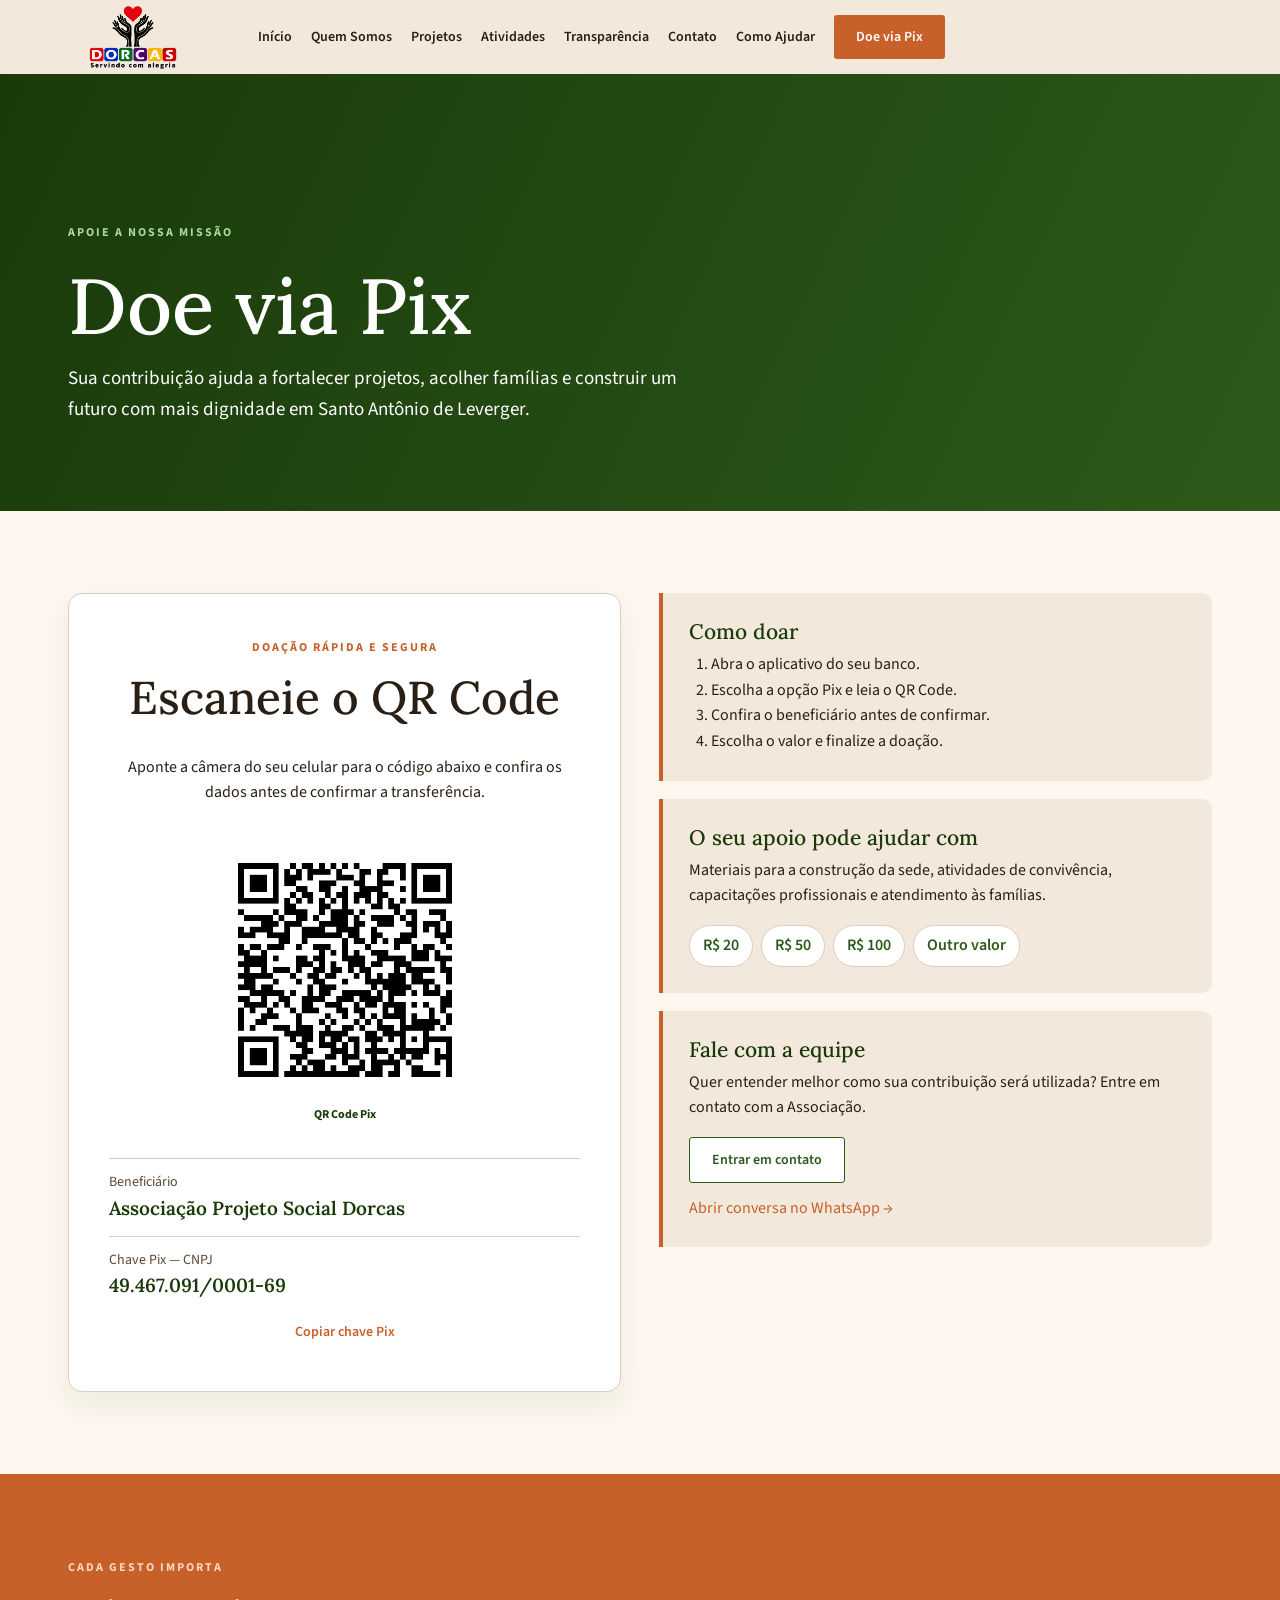
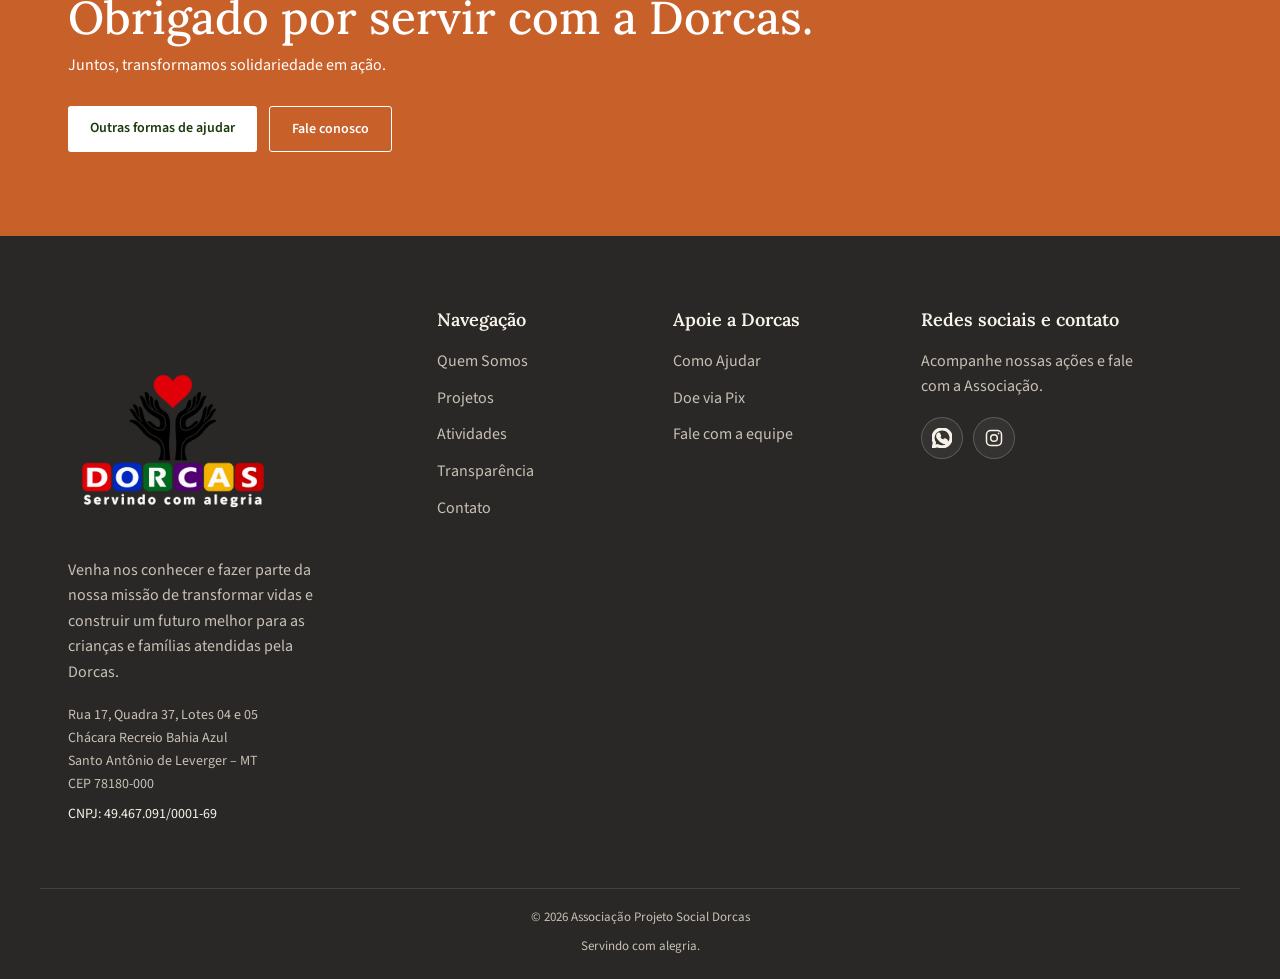
<file: pages/doe-via-pix.html>
<!doctype html>
<html lang="pt-BR">

<head>
    <meta charset="utf-8">
    <meta name="viewport" content="width=device-width, initial-scale=1">
    <meta name="description" content="Doe via Pix para a Associação Projeto Social Dorcas.">
    <title>Doe via Pix | Projeto Social Dorcas</title>
    <link rel="preconnect" href="https://fonts.googleapis.com">
    <link rel="preconnect" href="https://fonts.gstatic.com" crossorigin>
    <link
        href="https://fonts.googleapis.com/css2?family=Lora:ital,wght@0,400;0,600;0,700;1,400&family=Source+Sans+3:wght@400;500;600;700&display=swap"
        rel="stylesheet">
    <link href="https://cdn.jsdelivr.net/npm/bootstrap@5.3.8/dist/css/bootstrap.min.css" rel="stylesheet">
    <link rel="stylesheet" href="../assets/css/variables.css">
    <link rel="stylesheet" href="../assets/css/style.css">
</head>

<body>
    <div data-component="header"></div>
    <main>
        <section class="pix-page-hero">
            <div class="container"><span class="eyebrow">Apoie a nossa missão</span>
                <h1>Doe via Pix</h1>
                <p>Sua contribuição ajuda a fortalecer projetos, acolher famílias e construir um futuro com mais
                    dignidade em Santo Antônio de Leverger.</p>
            </div>
        </section>
        <section class="section">
            <div class="container pix-page-grid">
                <div class="pix-main-card"><span class="eyebrow">Doação rápida e segura</span>
                    <h2>Escaneie o QR Code</h2>
                    <p>Aponte a câmera do seu celular para o código abaixo e confira os dados antes de confirmar a
                        transferência.</p>
                    <div class="pix-qr pix-qr-large"><img src="../assets/images/pix-dorcas.png"
                            alt="QR Code Pix para doar à Associação Projeto Social Dorcas"><span>QR Code Pix</span>
                    </div>
                    <p class="pix-beneficiary"><small>Beneficiário</small><strong>Associação Projeto Social
                            Dorcas</strong></p>
                    <p class="pix-beneficiary"><small>Chave Pix — CNPJ</small><strong>49.467.091/0001-69</strong></p>
                    <button class="btn btn-orange copy-pix" data-pix="49.467.091/0001-69">Copiar chave Pix</button>
                </div>
                <div class="pix-side">
                    <div class="info-card">
                        <h3>Como doar</h3>
                        <ol>
                            <li>Abra o aplicativo do seu banco.</li>
                            <li>Escolha a opção Pix e leia o QR Code.</li>
                            <li>Confira o beneficiário antes de confirmar.</li>
                            <li>Escolha o valor e finalize a doação.</li>
                        </ol>
                    </div>
                    <div class="info-card">
                        <h3>O seu apoio pode ajudar com</h3>
                        <p>Materiais para a construção da sede, atividades de convivência, capacitações profissionais e
                            atendimento às famílias.</p>
                        <div class="suggested-values"><span>R$ 20</span><span>R$ 50</span><span>R$ 100</span><span>Outro
                                valor</span></div>
                    </div>
                    <div class="info-card">
                        <h3>Fale com a equipe</h3>
                        <p>Quer entender melhor como sua contribuição será utilizada? Entre em contato com a Associação.
                        </p><a class="btn btn-outline-green" href="../contato.html">Entrar em contato</a><a
                            class="text-link pix-whatsapp"
                            href="https://wa.me/?text=Ol%C3%A1%2C%20quero%20saber%20como%20apoiar%20a%20Dorcas."
                            target="_blank" rel="noopener">Abrir conversa no WhatsApp →</a>
                    </div>
                </div>
            </div>
        </section>
        <section class="cta">
            <div class="container"><span class="eyebrow">Cada gesto importa</span>
                <h2>Obrigado por servir com a Dorcas.</h2>
                <p>Juntos, transformamos solidariedade em ação.</p>
                <div class="actions"><a href="../como-ajudar.html" class="btn btn-light">Outras formas de ajudar</a><a
                        href="../contato.html" class="btn btn-outline-light">Fale conosco</a></div>
            </div>
        </section>
    </main>
    <div data-component="footer"></div>
    <dialog id="help-dialog" aria-labelledby="help-dialog-title">
        <div class="help-dialog-panel">
            <div class="help-dialog-header">
                <div><span class="eyebrow">Participe da transformação</span>
                    <h2 id="help-dialog-title">Como Ajudar</h2>
                </div><button class="dialog-close" type="button" data-close-help
                    aria-label="Fechar Como Ajudar">×</button>
            </div>
            <div class="help-dialog-content">
                <section class="help-other-section">
                    <div class="help-section-heading"><span class="eyebrow">Outras formas de apoiar</span>
                        <h3>Outras formas de ajudar</h3>
                        <p>Existem muitas maneiras de participar da missão da Associação Projeto Social Dorcas.</p>
                    </div>
                    <div class="help-other-grid">
                        <article>
                            <h4>Seja voluntário</h4>
                            <p>Compartilhe seu tempo, seus conhecimentos e suas habilidades para apoiar as atividades da
                                Dorcas.</p>
                        </article>
                        <article>
                            <h4>Doe materiais</h4>
                            <p>Cimento, alimentos, materiais de construção e itens essenciais fazem diferença no
                                atendimento às famílias.</p>
                        </article>
                        <article>
                            <h4>Divulgue</h4>
                            <p>Conte a alguém sobre a Dorcas, nossas iniciativas e as formas de participação da
                                comunidade.</p>
                        </article>
                    </div>
                </section>
                <section class="help-volunteer-section"><span class="eyebrow">Faça parte da Dorcas</span>
                    <h3>Quero ser voluntário</h3>
                    <p>Preencha seus dados e nossa equipe entrará em contato.</p>
                    <form class="form help-volunteer-form" id="help-volunteer-form"><label>Nome<input name="nome"
                                autocomplete="name" required minlength="3"><small
                                class="field-error"></small></label><label>E-mail<input name="email" type="email"
                                autocomplete="email" required><small
                                class="field-error"></small></label><label>Telefone<input name="telefone" type="tel"
                                autocomplete="tel" required><small class="field-error"></small></label><label>Área de
                            interesse<select name="area" required>
                                <option value="">Selecione</option>
                                <option>Atendimento social</option>
                                <option>Comunicação</option>
                                <option>Eventos e atividades</option>
                                <option>Doações e campanhas</option>
                                <option>Outra área</option>
                            </select><small class="field-error"></small></label><label>Disponibilidade<select
                                name="disponibilidade" required>
                                <option value="">Selecione</option>
                                <option>Durante a semana</option>
                                <option>Aos finais de semana</option>
                                <option>Em eventos pontuais</option>
                                <option>A combinar</option>
                            </select><small class="field-error"></small></label>
                        <div class="help-dialog-actions"><button class="btn btn-orange" type="submit">Enviar
                                inscrição</button><button class="btn btn-outline-green" type="button"
                                data-close-help>Cancelar</button></div>
                        <div class="success" hidden></div>
                    </form>
                </section>
            </div>
        </div>
    </dialog>
    <script src="https://cdn.jsdelivr.net/npm/bootstrap@5.3.8/dist/js/bootstrap.bundle.min.js"></script>
    <script src="../assets/js/main.js"></script>
    <script src="../assets/js/components.js"></script>
</body>

</html>
</file>
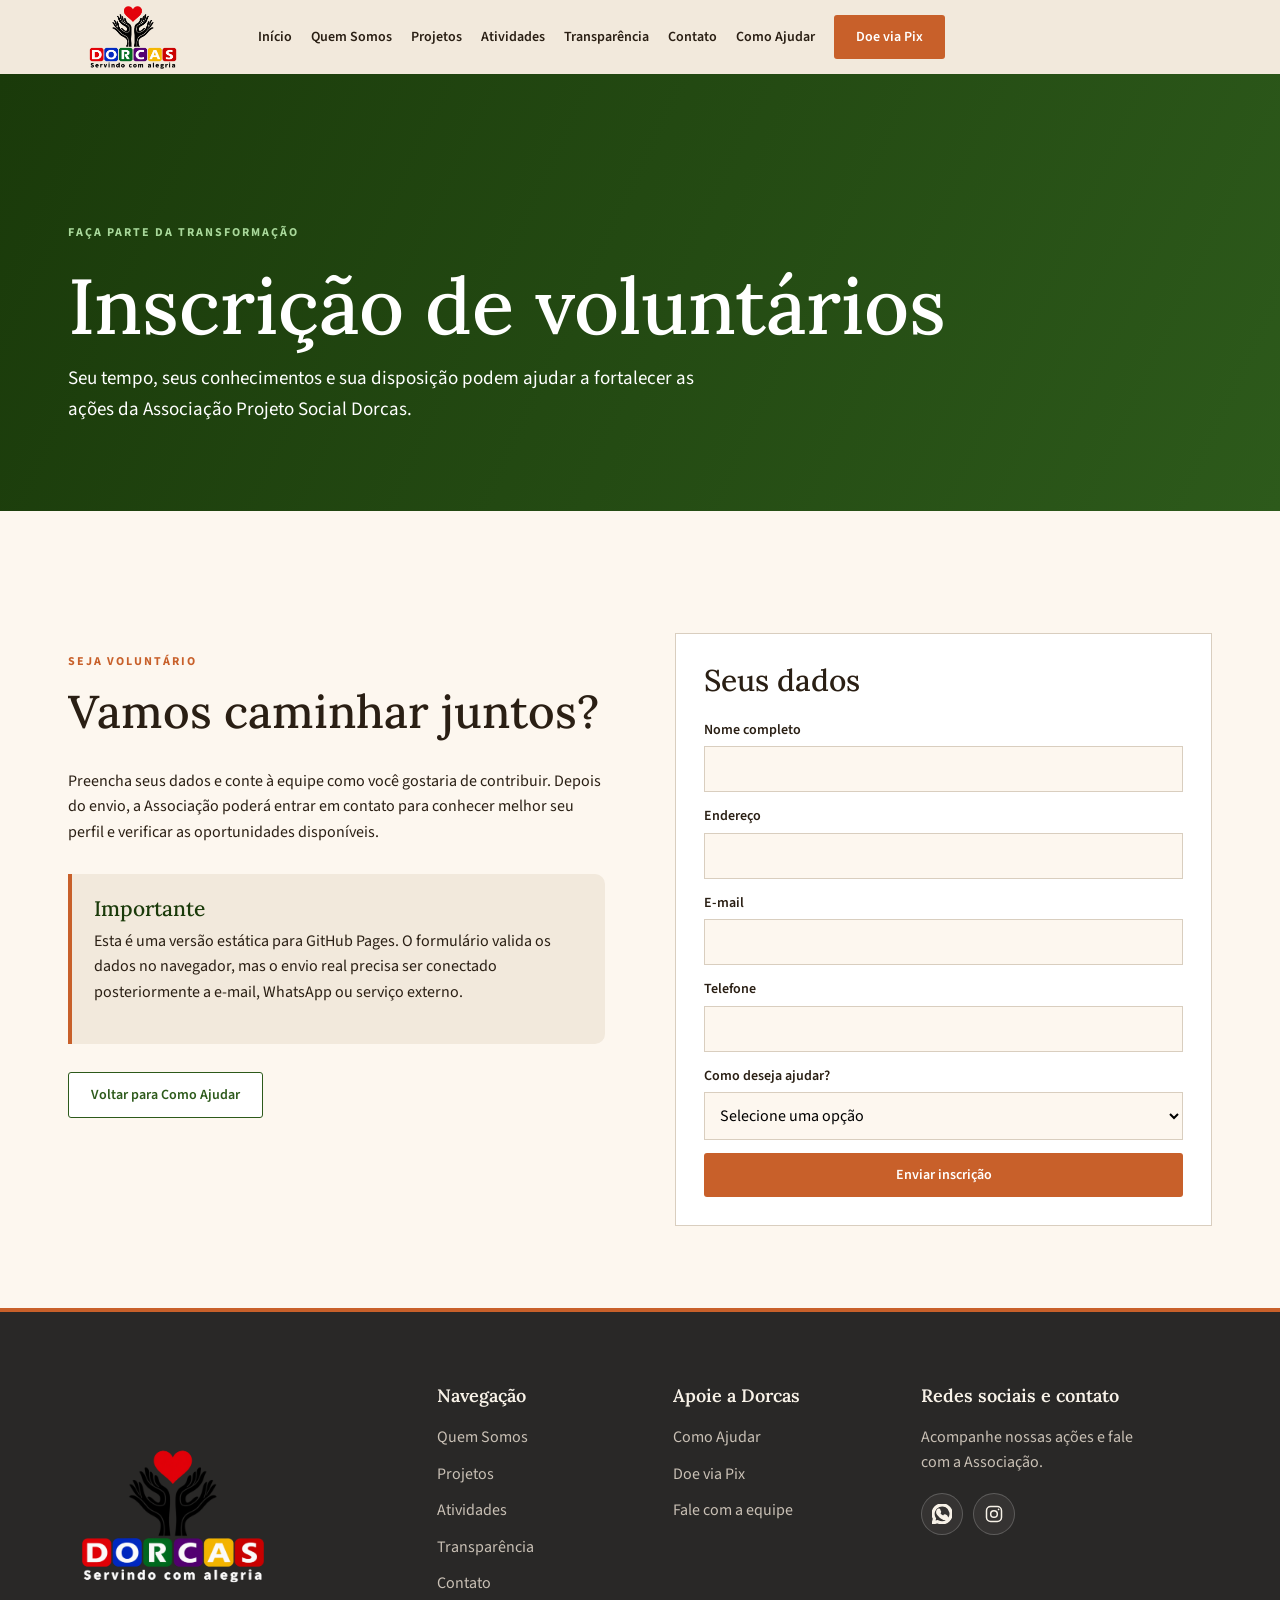
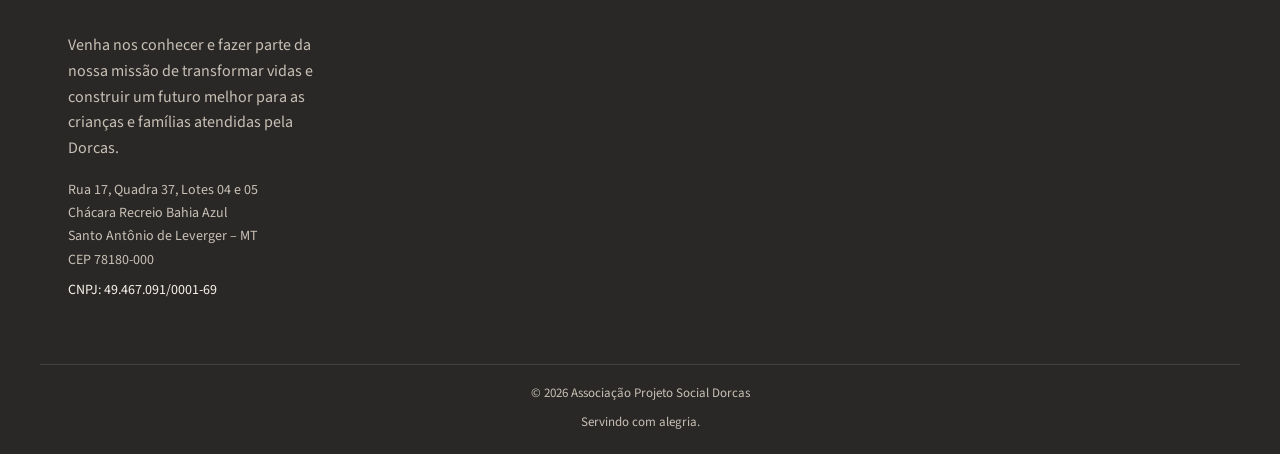
<file: pages/inscricao-voluntario.html>
<!doctype html>
<html lang="pt-BR">

<head>
    <meta charset="utf-8">
    <meta name="viewport" content="width=device-width, initial-scale=1">
    <meta name="description" content="Inscrição de voluntários da Associação Projeto Social Dorcas.">
    <title>Inscrição de Voluntários | Projeto Social Dorcas</title>
    <link rel="preconnect" href="https://fonts.googleapis.com">
    <link rel="preconnect" href="https://fonts.gstatic.com" crossorigin>
    <link
        href="https://fonts.googleapis.com/css2?family=Lora:ital,wght@0,400;0,600;0,700;1,400&family=Source+Sans+3:wght@400;500;600;700&display=swap"
        rel="stylesheet">
    <link href="https://cdn.jsdelivr.net/npm/bootstrap@5.3.8/dist/css/bootstrap.min.css" rel="stylesheet">
    <link rel="stylesheet" href="../assets/css/variables.css">
    <link rel="stylesheet" href="../assets/css/style.css">
</head>

<body>
    <div data-component="header"></div>
    <main>
        <section class="volunteer-hero">
            <div class="container"><span class="eyebrow">Faça parte da transformação</span>
                <h1>Inscrição de voluntários</h1>
                <p>Seu tempo, seus conhecimentos e sua disposição podem ajudar a fortalecer as ações da Associação
                    Projeto Social Dorcas.</p>
            </div>
        </section>
        <section class="section">
            <div class="container volunteer-layout">
                <div><span class="eyebrow">Seja voluntário</span>
                    <h2>Vamos caminhar juntos?</h2>
                    <p>Preencha seus dados e conte à equipe como você gostaria de contribuir. Depois do envio, a
                        Associação poderá entrar em contato para conhecer melhor seu perfil e verificar as oportunidades
                        disponíveis.</p>
                    <div class="volunteer-note">
                        <h3>Importante</h3>
                        <p>Esta é uma versão estática para GitHub Pages. O formulário valida os dados no navegador, mas
                            o envio real precisa ser conectado posteriormente a e-mail, WhatsApp ou serviço externo.</p>
                    </div><a class="btn btn-outline-green" href="../como-ajudar.html">Voltar para Como Ajudar</a>
                </div>
                <form class="form volunteer-form-page" id="volunteer-registration-form">
                    <h2>Seus dados</h2><label>Nome completo<input name="nome" autocomplete="name" required
                            minlength="3"><small class="field-error"></small></label><label>Endereço<input
                            name="endereco" autocomplete="street-address" required minlength="5"><small
                            class="field-error"></small></label><label>E-mail<input name="email" type="email"
                            autocomplete="email" required><small
                            class="field-error"></small></label><label>Telefone<input name="telefone" type="tel"
                            autocomplete="tel" required><small class="field-error"></small></label><label>Como deseja
                        ajudar?<select name="area" required>
                            <option value="">Selecione uma opção</option>
                            <option>Atendimento social</option>
                            <option>Comunicação</option>
                            <option>Eventos e atividades</option>
                            <option>Doações e campanhas</option>
                            <option>Outra área</option>
                        </select><small class="field-error"></small></label><button class="btn btn-orange"
                        type="submit">Enviar inscrição</button>
                    <div class="success" hidden></div>
                </form>
            </div>
        </section>
    </main>
    <div data-component="footer"></div>
    <dialog id="help-dialog" aria-labelledby="help-dialog-title">
        <div class="help-dialog-panel">
            <div class="help-dialog-header">
                <div><span class="eyebrow">Participe da transformação</span>
                    <h2 id="help-dialog-title">Como Ajudar</h2>
                </div><button class="dialog-close" type="button" data-close-help
                    aria-label="Fechar Como Ajudar">×</button>
            </div>
            <div class="help-dialog-content">
                <section class="help-other-section">
                    <div class="help-section-heading"><span class="eyebrow">Outras formas de apoiar</span>
                        <h3>Outras formas de ajudar</h3>
                        <p>Existem muitas maneiras de participar da missão da Associação Projeto Social Dorcas.</p>
                    </div>
                    <div class="help-other-grid">
                        <article>
                            <h4>Seja voluntário</h4>
                            <p>Compartilhe seu tempo, seus conhecimentos e suas habilidades para apoiar as atividades da
                                Dorcas.</p>
                        </article>
                        <article>
                            <h4>Doe materiais</h4>
                            <p>Cimento, alimentos, materiais de construção e itens essenciais fazem diferença no
                                atendimento às famílias.</p>
                        </article>
                        <article>
                            <h4>Divulgue</h4>
                            <p>Conte a alguém sobre a Dorcas, nossas iniciativas e as formas de participação da
                                comunidade.</p>
                        </article>
                    </div>
                </section>
                <section class="help-volunteer-section"><span class="eyebrow">Faça parte da Dorcas</span>
                    <h3>Quero ser voluntário</h3>
                    <p>Preencha seus dados e nossa equipe entrará em contato.</p>
                    <form class="form help-volunteer-form" id="help-volunteer-form"><label>Nome<input name="nome"
                                autocomplete="name" required minlength="3"><small
                                class="field-error"></small></label><label>E-mail<input name="email" type="email"
                                autocomplete="email" required><small
                                class="field-error"></small></label><label>Telefone<input name="telefone" type="tel"
                                autocomplete="tel" required><small class="field-error"></small></label><label>Área de
                            interesse<select name="area" required>
                                <option value="">Selecione</option>
                                <option>Atendimento social</option>
                                <option>Comunicação</option>
                                <option>Eventos e atividades</option>
                                <option>Doações e campanhas</option>
                                <option>Outra área</option>
                            </select><small class="field-error"></small></label><label>Disponibilidade<select
                                name="disponibilidade" required>
                                <option value="">Selecione</option>
                                <option>Durante a semana</option>
                                <option>Aos finais de semana</option>
                                <option>Em eventos pontuais</option>
                                <option>A combinar</option>
                            </select><small class="field-error"></small></label>
                        <div class="help-dialog-actions"><button class="btn btn-orange" type="submit">Enviar
                                inscrição</button><button class="btn btn-outline-green" type="button"
                                data-close-help>Cancelar</button></div>
                        <div class="success" hidden></div>
                    </form>
                </section>
            </div>
        </div>
    </dialog>
    <script src="https://cdn.jsdelivr.net/npm/bootstrap@5.3.8/dist/js/bootstrap.bundle.min.js"></script>
    <script src="../assets/js/main.js"></script>
    <script src="../assets/js/components.js"></script>
    <script>document.addEventListener('DOMContentLoaded', () => setupForm(document.querySelector('#volunteer-registration-form'), document.querySelector('#volunteer-registration-form .success')));</script>
</body>

</html>
</file>
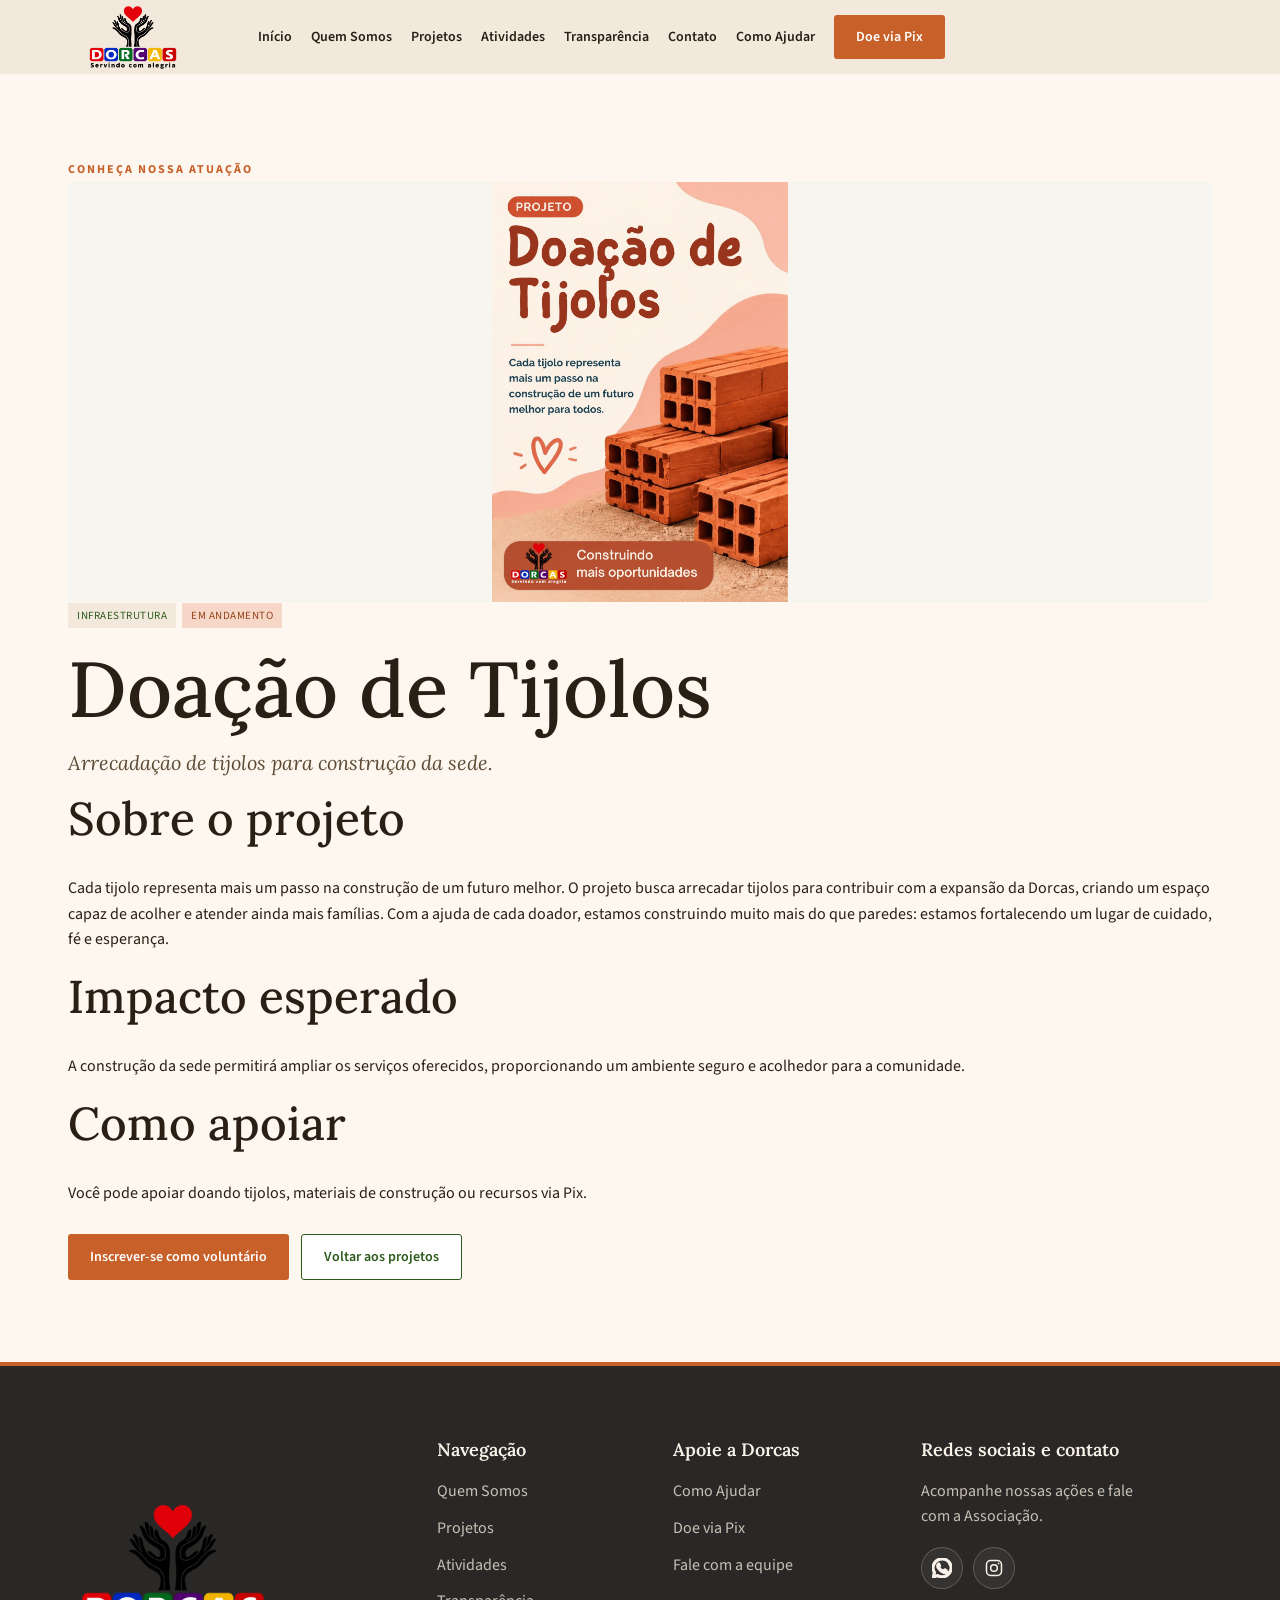
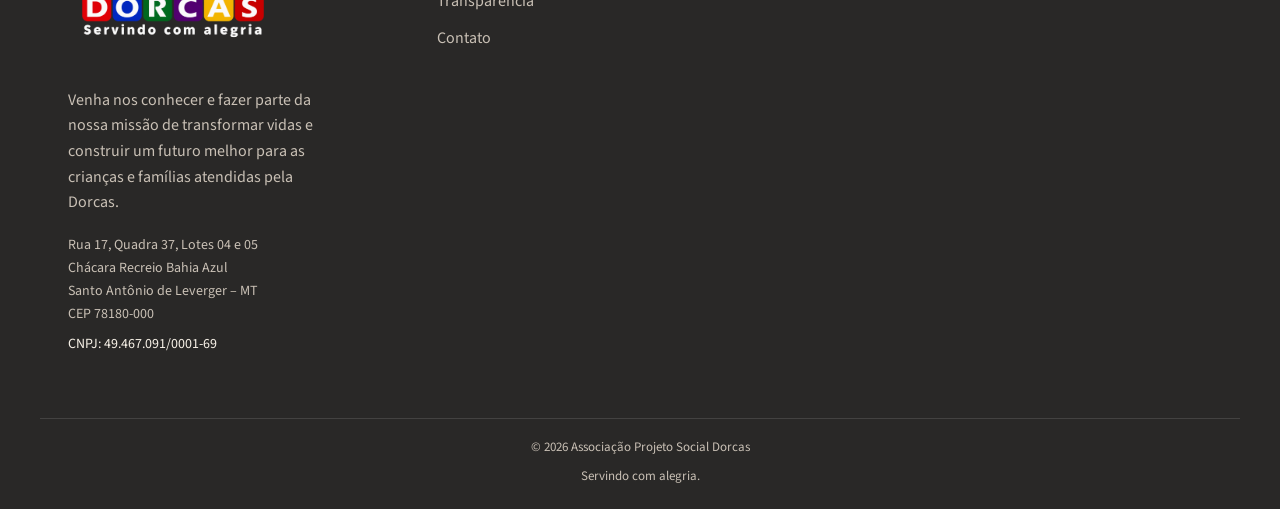
<file: pages/projeto-detalhe.html>
<!doctype html>
<html lang="pt-BR">

<head>
    <meta charset="utf-8">
    <meta name="viewport" content="width=device-width, initial-scale=1">
    <meta name="description" content="Detalhes dos projetos da Associação Projeto Social Dorcas.">
    <title>Projeto | Projeto Social Dorcas</title>
    <link rel="preconnect" href="https://fonts.googleapis.com">
    <link rel="preconnect" href="https://fonts.gstatic.com" crossorigin>
    <link
        href="https://fonts.googleapis.com/css2?family=Lora:ital,wght@0,400;0,600;0,700;1,400&family=Source+Sans+3:wght@400;500;600;700&display=swap"
        rel="stylesheet">
    <link href="https://cdn.jsdelivr.net/npm/bootstrap@5.3.8/dist/css/bootstrap.min.css" rel="stylesheet">
    <link rel="stylesheet" href="../assets/css/variables.css">
    <link rel="stylesheet" href="../assets/css/style.css">
</head>

<body>
    <div data-component="header"></div>
    <main>
        <section class="section project-detail-section">
            <div class="container"><span class="eyebrow">Conheça nossa atuação</span>
                <div id="project-detail">
                    <p>Carregando projeto...</p>
                </div>
            </div>
        </section>
    </main>
    <div data-component="footer"></div>
    <dialog id="help-dialog" aria-labelledby="help-dialog-title">
        <div class="help-dialog-panel">
            <div class="help-dialog-header">
                <div><span class="eyebrow">Participe da transformação</span>
                    <h2 id="help-dialog-title">Como Ajudar</h2>
                </div><button class="dialog-close" type="button" data-close-help
                    aria-label="Fechar Como Ajudar">×</button>
            </div>
            <div class="help-dialog-content">
                <section class="help-other-section">
                    <div class="help-section-heading"><span class="eyebrow">Outras formas de apoiar</span>
                        <h3>Outras formas de ajudar</h3>
                        <p>Existem muitas maneiras de participar da missão da Associação Projeto Social Dorcas.</p>
                    </div>
                    <div class="help-other-grid">
                        <article>
                            <h4>Seja voluntário</h4>
                            <p>Compartilhe seu tempo, seus conhecimentos e suas habilidades para apoiar as atividades da
                                Dorcas.</p>
                        </article>
                        <article>
                            <h4>Doe materiais</h4>
                            <p>Cimento, alimentos, materiais de construção e itens essenciais fazem diferença no
                                atendimento às famílias.</p>
                        </article>
                        <article>
                            <h4>Divulgue</h4>
                            <p>Conte a alguém sobre a Dorcas, nossas iniciativas e as formas de participação da
                                comunidade.</p>
                        </article>
                    </div>
                </section>
                <section class="help-volunteer-section"><span class="eyebrow">Faça parte da Dorcas</span>
                    <h3>Quero ser voluntário</h3>
                    <p>Preencha seus dados e nossa equipe entrará em contato.</p>
                    <form class="form help-volunteer-form" id="help-volunteer-form"><label>Nome<input name="nome"
                                autocomplete="name" required minlength="3"><small
                                class="field-error"></small></label><label>E-mail<input name="email" type="email"
                                autocomplete="email" required><small
                                class="field-error"></small></label><label>Telefone<input name="telefone" type="tel"
                                autocomplete="tel" required><small class="field-error"></small></label><label>Área de
                            interesse<select name="area" required>
                                <option value="">Selecione</option>
                                <option>Atendimento social</option>
                                <option>Comunicação</option>
                                <option>Eventos e atividades</option>
                                <option>Doações e campanhas</option>
                                <option>Outra área</option>
                            </select><small class="field-error"></small></label><label>Disponibilidade<select
                                name="disponibilidade" required>
                                <option value="">Selecione</option>
                                <option>Durante a semana</option>
                                <option>Aos finais de semana</option>
                                <option>Em eventos pontuais</option>
                                <option>A combinar</option>
                            </select><small class="field-error"></small></label>
                        <div class="help-dialog-actions"><button class="btn btn-orange" type="submit">Enviar
                                inscrição</button><button class="btn btn-outline-green" type="button"
                                data-close-help>Cancelar</button></div>
                        <div class="success" hidden></div>
                    </form>
                </section>
            </div>
        </div>
    </dialog>
    <dialog id="volunteer-dialog" aria-labelledby="volunteer-dialog-title">
        <div class="dialog-panel">
            <div class="dialog-header">
                <div><span class="eyebrow">Faça parte da Dorcas</span>
                    <h2 id="volunteer-dialog-title">Inscrição de voluntário</h2>
                </div><button class="dialog-close" type="button" data-close-volunteer
                    aria-label="Fechar formulário">×</button>
            </div>
            <p>Preencha seus dados e nossa equipe poderá entrar em contato.</p>
            <form class="form dialog-form" id="volunteer-dialog-form"><label>Nome completo<input name="nome"
                        autocomplete="name" required minlength="3"><small
                        class="field-error"></small></label><label>Endereço<input name="endereco"
                        autocomplete="street-address" required minlength="5"><small
                        class="field-error"></small></label><label>E-mail<input name="email" type="email"
                        autocomplete="email" required><small class="field-error"></small></label><label>Telefone<input
                        name="telefone" type="tel" autocomplete="tel" required><small
                        class="field-error"></small></label><label>Área de interesse<select name="area" required>
                        <option value="">Selecione</option>
                        <option>Atendimento social</option>
                        <option>Comunicação</option>
                        <option>Eventos e atividades</option>
                        <option>Doações e campanhas</option>
                        <option>Outra área</option>
                    </select><small class="field-error"></small></label>
                <div class="dialog-actions"><button class="btn btn-orange" type="submit">Enviar
                        inscrição</button><button class="btn btn-outline-green" type="button"
                        data-close-volunteer>Cancelar</button></div>
                <div class="success" hidden></div>
            </form>
        </div>
    </dialog>
    <script src="https://cdn.jsdelivr.net/npm/bootstrap@5.3.8/dist/js/bootstrap.bundle.min.js"></script>
    <script src="../assets/js/model-projects.js"></script>
    <script src="../assets/js/main.js"></script>
    <script src="../assets/js/components.js"></script>
    <script src="../assets/js/project-detail-controller.js"></script>
</body>

</html>
</file>
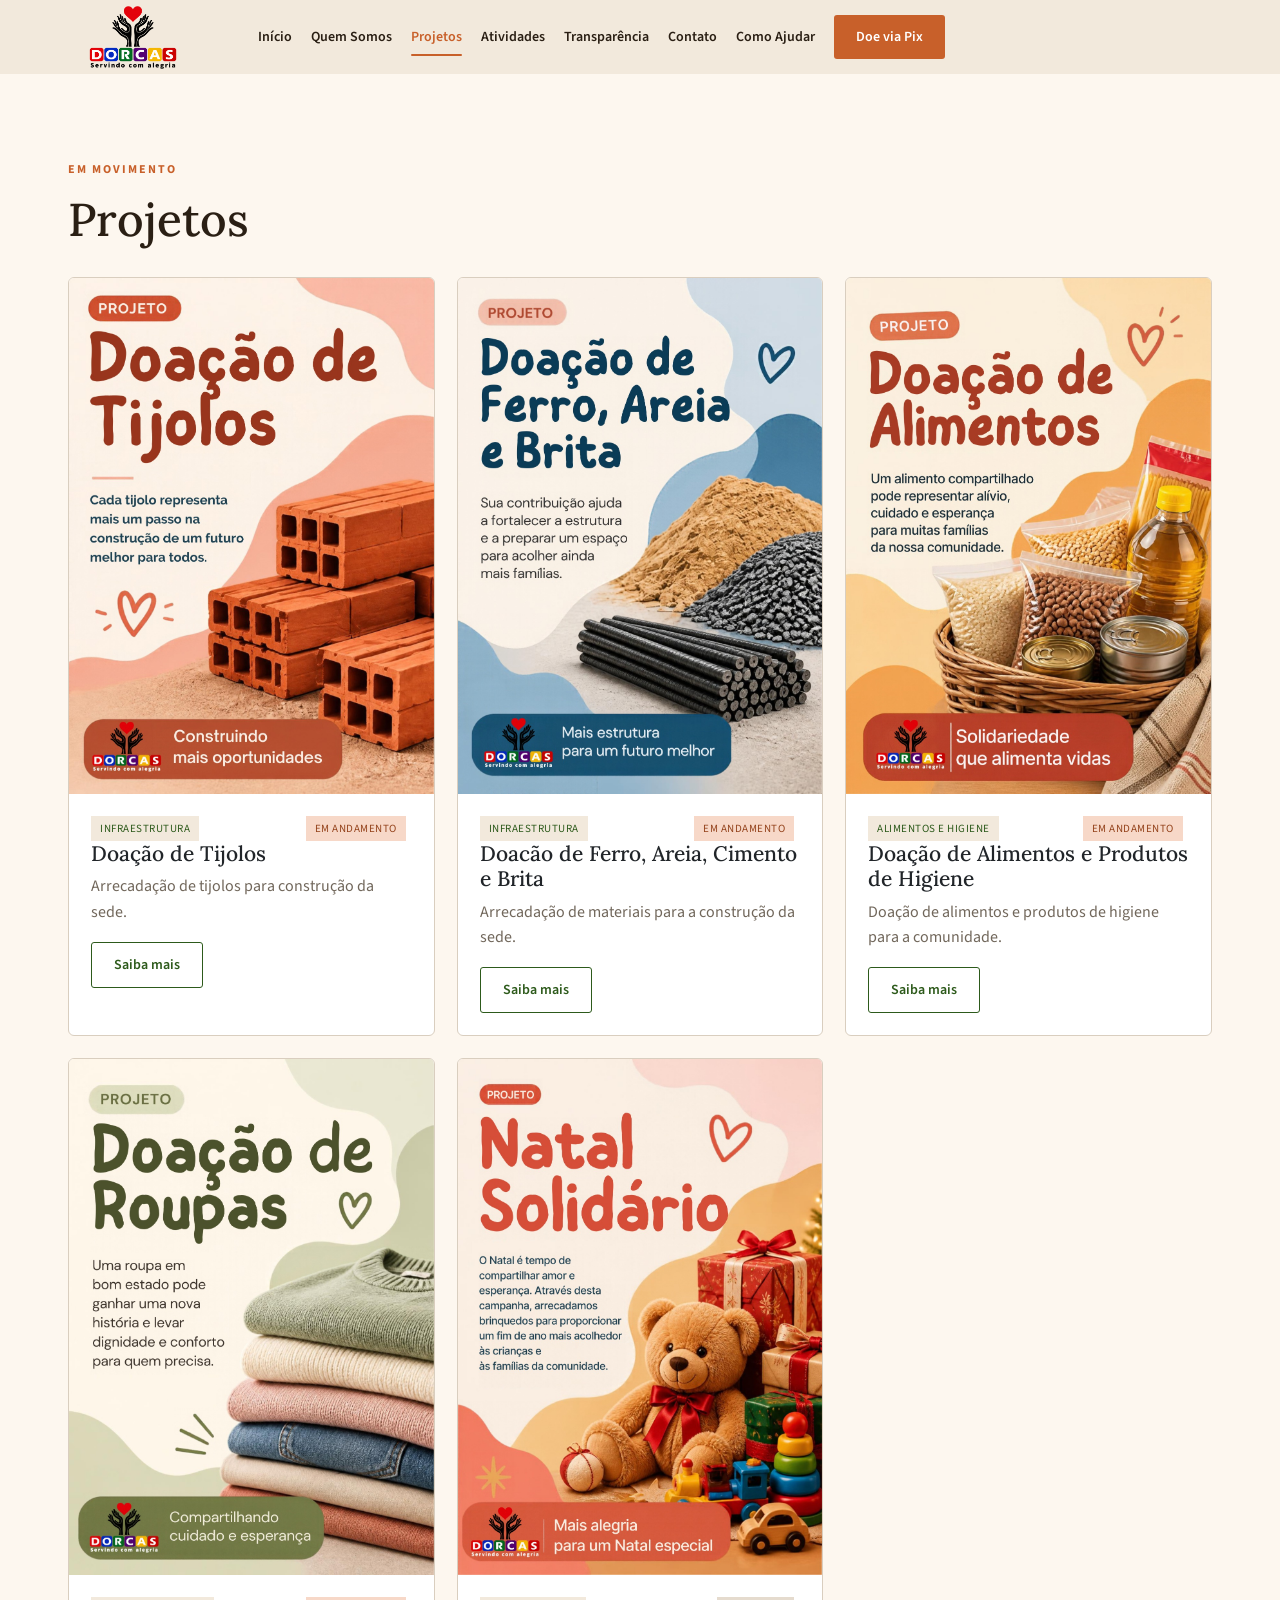
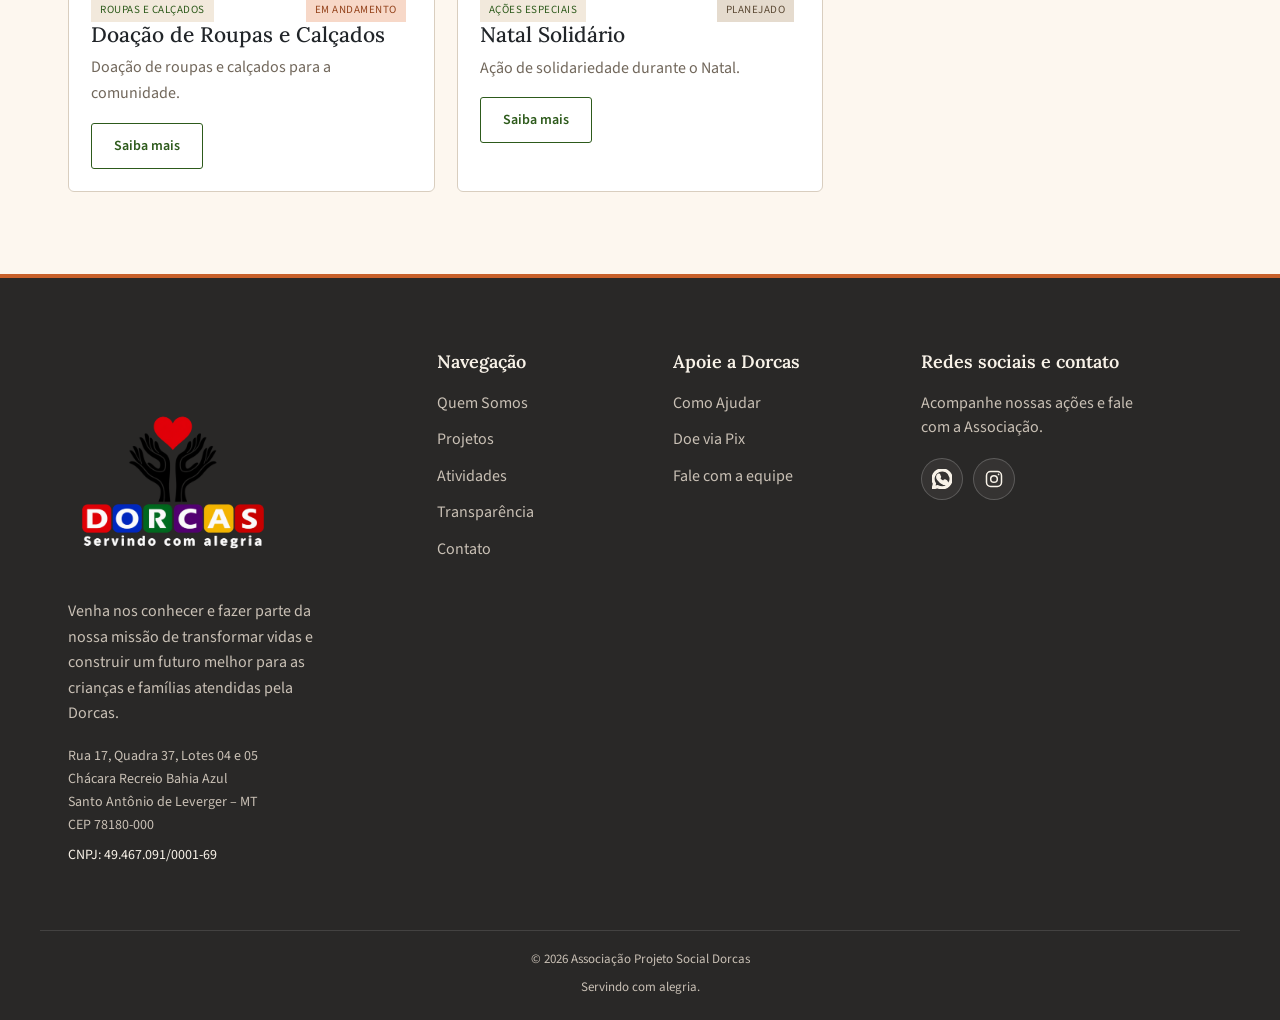
<file: pages/projetos.html>
<!doctype html>
<html lang="pt-BR">

<head>
    <meta charset="utf-8">
    <meta name="viewport" content="width=device-width, initial-scale=1">
    <meta name="description"
        content="Associação Projeto Social Dorcas — assistência social em Santo Antônio de Leverger, Mato Grosso.">
    <title>Projetos | Projeto Social Dorcas</title>
    <link rel="preconnect" href="https://fonts.googleapis.com">
    <link rel="preconnect" href="https://fonts.gstatic.com" crossorigin>
    <link
        href="https://fonts.googleapis.com/css2?family=Lora:ital,wght@0,400;0,600;0,700;1,400&family=Source+Sans+3:wght@400;500;600;700&display=swap"
        rel="stylesheet">
    <link href="https://cdn.jsdelivr.net/npm/bootstrap@5.3.8/dist/css/bootstrap.min.css" rel="stylesheet">
    <link rel="stylesheet" href="../assets/css/variables.css">
    <link rel="stylesheet" href="../assets/css/style.css">
</head>

<body>
    <div data-component="header"></div>
    <main>
        <section class="section">
            <div class="container"><span class="eyebrow">Em movimento</span>
                <h2>Projetos</h2>
                <div id="projects-grid" class="cards three"></div>
            </div>
        </section>
    </main>
    <div data-component="footer"></div>
    <dialog id="project-dialog" aria-labelledby="project-dialog-title">
        <div class="project-dialog-panel">
            <div class="project-dialog-header"><span class="eyebrow">Conheça nossa atuação</span><button type="button"
                    class="dialog-close" data-close-project aria-label="Fechar detalhes do projeto">×</button></div>
            <div id="project-dialog-content"></div>
            <div class="project-dialog-footer"><button type="button" class="btn btn-orange"
                    data-open-volunteer>Inscrever-se como voluntário</button><button type="button"
                    class="btn btn-outline-green" data-close-project>Fechar</button></div>
        </div>
    </dialog>
    <dialog id="volunteer-dialog" aria-labelledby="volunteer-dialog-title">
        <div class="dialog-panel">
            <div class="dialog-header">
                <div><span class="eyebrow">Faça parte da Dorcas</span>
                    <h2 id="volunteer-dialog-title">Inscrição de voluntário</h2>
                </div><button class="dialog-close" type="button" data-close-volunteer
                    aria-label="Fechar formulário">×</button>
            </div>
            <p>Preencha seus dados e nossa equipe poderá entrar em contato.</p>
            <form class="form dialog-form" id="volunteer-dialog-form"><label>Nome completo<input name="nome"
                        autocomplete="name" required minlength="3"><small
                        class="field-error"></small></label><label>Endereço<input name="endereco"
                        autocomplete="street-address" required minlength="5"><small
                        class="field-error"></small></label><label>E-mail<input name="email" type="email"
                        autocomplete="email" required><small class="field-error"></small></label><label>Telefone<input
                        name="telefone" type="tel" autocomplete="tel" required><small
                        class="field-error"></small></label><label>Área de interesse<select name="area" required>
                        <option value="">Selecione</option>
                        <option>Atendimento social</option>
                        <option>Comunicação</option>
                        <option>Eventos e atividades</option>
                        <option>Doações e campanhas</option>
                        <option>Outra área</option>
                    </select><small class="field-error"></small></label>
                <div class="dialog-actions"><button class="btn btn-orange" type="submit">Enviar
                        inscrição</button><button class="btn btn-outline-green" type="button"
                        data-close-volunteer>Cancelar</button></div>
                <div class="success" hidden></div>
            </form>
        </div>
    </dialog>
    <dialog id="pix-dialog" aria-labelledby="pix-dialog-title">
        <div class="pix-dialog-panel">
            <div class="pix-dialog-header">
                <div><span class="eyebrow">Apoie a nossa missão</span>
                    <h2 id="pix-dialog-title">Doe via Pix</h2>
                </div><button class="dialog-close" type="button" data-close-pix
                    aria-label="Fechar doação Pix">×</button>
            </div>
            <div class="pix-dialog-grid">
                <div class="pix-dialog-qr">
                    <h3>Escaneie o QR Code</h3>
                    <p>Aponte a câmera do seu celular para o código e confira os dados antes de confirmar.</p>
                    <div class="pix-qr pix-qr-large"><img src="../assets/images/pix-dorcas.png"
                            alt="QR Code Pix para doar à Associação Projeto Social Dorcas"><span>QR Code Pix</span>
                    </div>
                    <p class="pix-beneficiary"><small>Beneficiário</small><strong>Associação Projeto Social
                            Dorcas</strong></p>
                    <p class="pix-beneficiary"><small>Chave Pix — CNPJ</small><strong>49.467.091/0001-69</strong></p>
                    <button class="btn btn-orange copy-pix" type="button" data-pix="49.467.091/0001-69">Copiar chave
                        Pix</button>
                </div>
                <div class="pix-dialog-instructions">
                    <div class="info-card">
                        <h3>Como doar</h3>
                        <ol>
                            <li>Abra o aplicativo do seu banco.</li>
                            <li>Escolha Pix e leia o QR Code.</li>
                            <li>Confira o beneficiário.</li>
                            <li>Escolha o valor e finalize.</li>
                        </ol>
                    </div>
                    <div class="info-card">
                        <h3>O seu apoio pode ajudar com</h3>
                        <p>Materiais para a sede, atividades de convivência, capacitações profissionais e atendimento às
                            famílias.</p>
                        <div class="suggested-values"><span>R$ 20</span><span>R$ 50</span><span>R$ 100</span><span>Outro
                                valor</span></div>
                    </div>
                </div>
            </div>
        </div>
    </dialog>
    <dialog id="help-dialog" aria-labelledby="help-dialog-title">
        <div class="help-dialog-panel">
            <div class="help-dialog-header">
                <div><span class="eyebrow">Participe da transformação</span>
                    <h2 id="help-dialog-title">Como Ajudar</h2>
                </div><button class="dialog-close" type="button" data-close-help
                    aria-label="Fechar Como Ajudar">×</button>
            </div>
            <div class="help-dialog-content">
                <section class="help-other-section">
                    <div class="help-section-heading"><span class="eyebrow">Outras formas de apoiar</span>
                        <h3>Outras formas de ajudar</h3>
                        <p>Existem muitas maneiras de participar da missão da Associação Projeto Social Dorcas.</p>
                    </div>
                    <div class="help-other-grid">
                        <article>
                            <h4>Seja voluntário</h4>
                            <p>Compartilhe seu tempo, seus conhecimentos e suas habilidades para apoiar as atividades da
                                Dorcas.</p>
                        </article>
                        <article>
                            <h4>Doe materiais</h4>
                            <p>Cimento, alimentos, materiais de construção e itens essenciais fazem diferença no
                                atendimento às famílias.</p>
                        </article>
                        <article>
                            <h4>Divulgue</h4>
                            <p>Conte a alguém sobre a Dorcas, nossas iniciativas e as formas de participação da
                                comunidade.</p>
                        </article>
                    </div>
                </section>
                <section class="help-volunteer-section"><span class="eyebrow">Faça parte da Dorcas</span>
                    <h3>Quero ser voluntário</h3>
                    <p>Preencha seus dados e nossa equipe entrará em contato.</p>
                    <form class="form help-volunteer-form" id="help-volunteer-form"><label>Nome<input name="nome"
                                autocomplete="name" required minlength="3"><small
                                class="field-error"></small></label><label>E-mail<input name="email" type="email"
                                autocomplete="email" required><small
                                class="field-error"></small></label><label>Telefone<input name="telefone" type="tel"
                                autocomplete="tel" required><small class="field-error"></small></label><label>Área de
                            interesse<select name="area" required>
                                <option value="">Selecione</option>
                                <option>Atendimento social</option>
                                <option>Comunicação</option>
                                <option>Eventos e atividades</option>
                                <option>Doações e campanhas</option>
                                <option>Outra área</option>
                            </select><small class="field-error"></small></label><label>Disponibilidade<select
                                name="disponibilidade" required>
                                <option value="">Selecione</option>
                                <option>Durante a semana</option>
                                <option>Aos finais de semana</option>
                                <option>Em eventos pontuais</option>
                                <option>A combinar</option>
                            </select><small class="field-error"></small></label>
                        <div class="help-dialog-actions"><button class="btn btn-orange" type="submit">Enviar
                                inscrição</button><button class="btn btn-outline-green" type="button"
                                data-close-help>Cancelar</button></div>
                        <div class="success" hidden></div>
                    </form>
                </section>
            </div>
        </div>
    </dialog>
    <div class="modal-backdrop" id="pix-modal">
        <div class="modal"><button class="modal-close" aria-label="Fechar">×</button><span class="eyebrow">Apoie nossa
                missão</span>
            <h2>Doe via Pix</h2>
            <p>Sua contribuição ajuda a transformar vidas e fortalecer nossa comunidade.</p>
            <div class="pix-qr"><img src="../assets/images/pix-dorcas.png" alt="QR Code para doação via Pix"><span>QR
                    Code Pix</span></div>
            <div class="pix-box"><small>Beneficiário</small><strong>Associação Projeto Social
                    Dorcas</strong><small>Chave Pix (CNPJ)</small><code>49.467.091/0001-69</code><button
                    class="btn btn-orange copy-pix" data-pix="49.467.091/0001-69">Copiar chave</button></div>
        </div>
    </div>
    <script src="https://cdn.jsdelivr.net/npm/bootstrap@5.3.8/dist/js/bootstrap.bundle.min.js"></script>
    <script src="../assets/js/model-projects.js"></script>
    <script src="../assets/js/main.js"></script>
    <script src="../assets/js/components.js"></script>
</body>

</html>
</file>
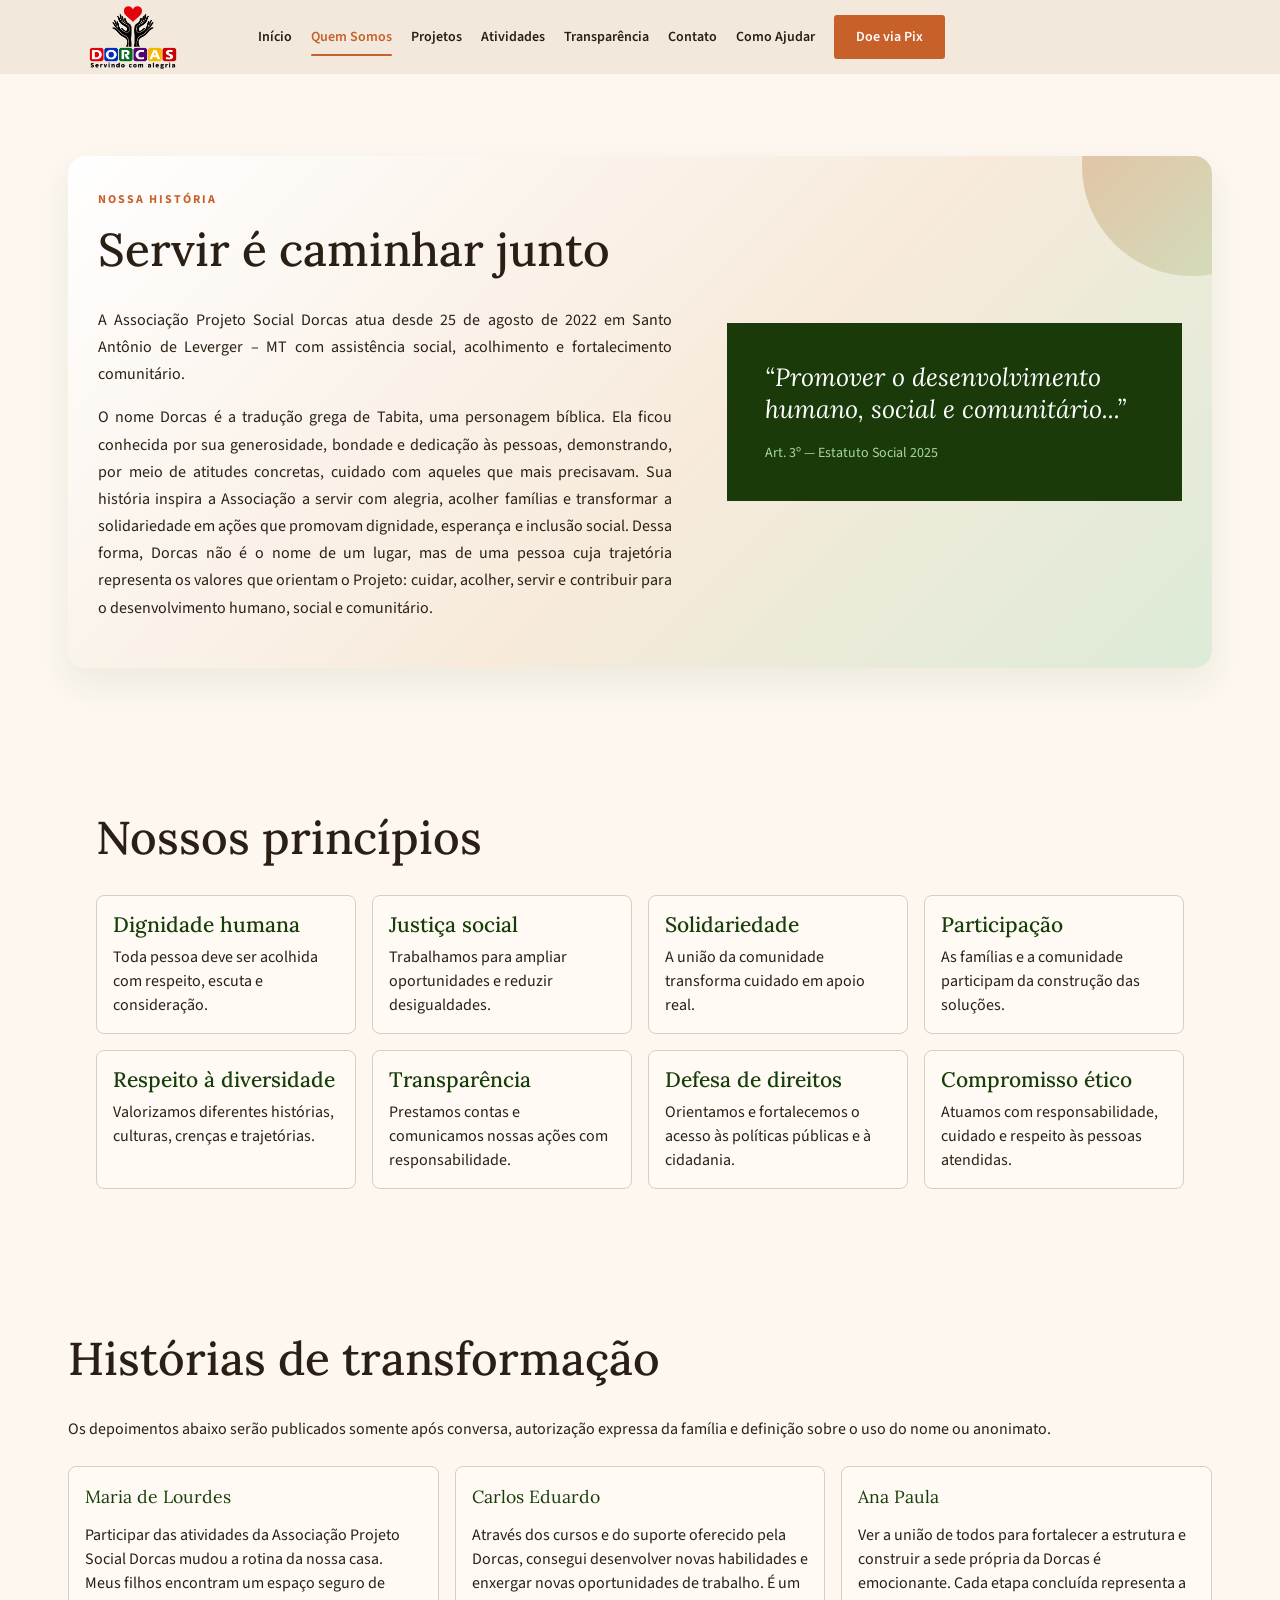
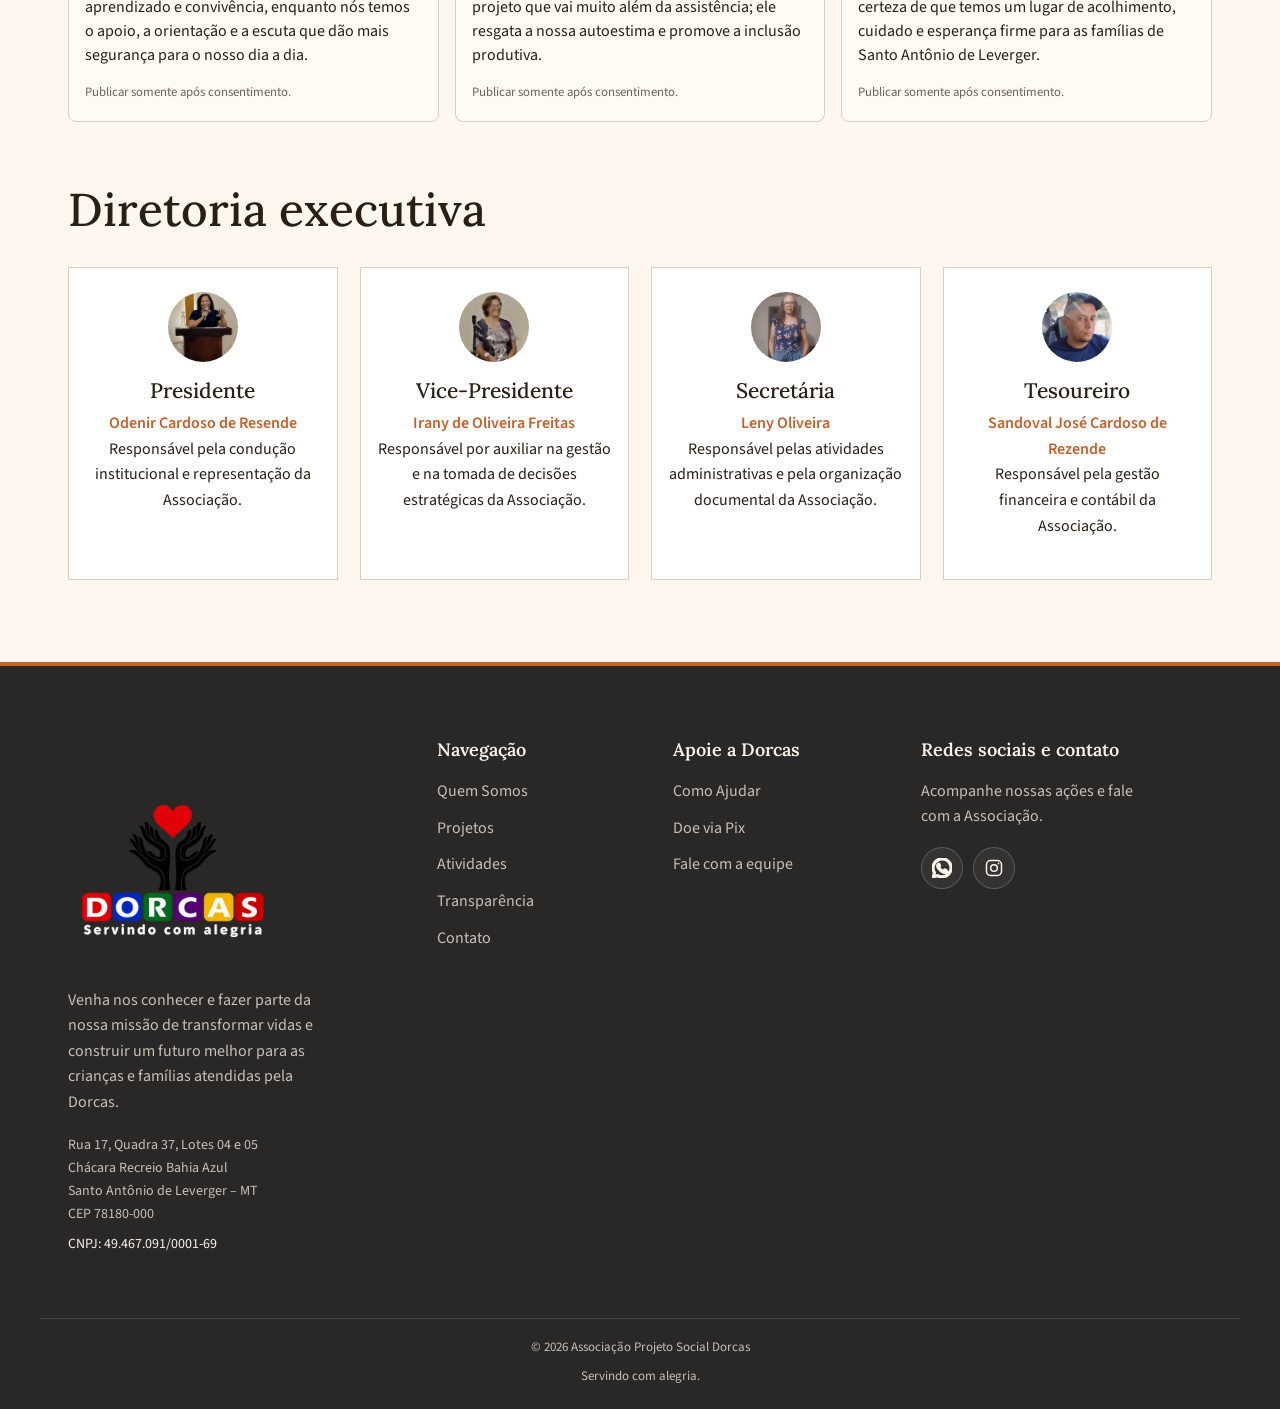
<file: pages/quem-somos.html>
<!doctype html>
<html lang="pt-BR">

<head>
    <meta charset="utf-8">
    <meta name="viewport" content="width=device-width, initial-scale=1">
    <meta name="description"
        content="Associação Projeto Social Dorcas — assistência social em Santo Antônio de Leverger, Mato Grosso.">
    <title>Quem Somos | Projeto Social Dorcas</title>
    <link rel="preconnect" href="https://fonts.googleapis.com">
    <link rel="preconnect" href="https://fonts.gstatic.com" crossorigin>
    <link
        href="https://fonts.googleapis.com/css2?family=Lora:ital,wght@0,400;0,600;0,700;1,400&family=Source+Sans+3:wght@400;500;600;700&display=swap"
        rel="stylesheet">
    <link href="https://cdn.jsdelivr.net/npm/bootstrap@5.3.8/dist/css/bootstrap.min.css" rel="stylesheet">
    <link rel="stylesheet" href="../assets/css/variables.css">
    <link rel="stylesheet" href="../assets/css/style.css">
</head>

<body>
    <div data-component="header"></div>
    <main>
        <section class="section">
            <div class="container">
                <div class="page-intro">
                    <div><span class="eyebrow" class="page-intro">Nossa história</span>
                        <h2>Servir é caminhar junto</h2>
                        <p>A Associação Projeto Social Dorcas atua desde 25 de agosto de 2022 em Santo Antônio de
                            Leverger – MT com assistência social, acolhimento e fortalecimento comunitário.</p>
                        <p>O nome Dorcas é a tradução grega de Tabita, uma personagem bíblica.
                            Ela ficou conhecida por sua generosidade, bondade e dedicação às pessoas,
                            demonstrando, por meio de atitudes concretas, cuidado com aqueles que mais precisavam.
                            Sua história inspira a Associação a servir com alegria, acolher famílias e transformar a
                            solidariedade em ações que promovam dignidade,
                            esperança e inclusão social.
                            Dessa forma, Dorcas não é o nome de um lugar, mas de uma pessoa cuja trajetória representa
                            os valores que orientam o Projeto: cuidar, acolher, servir e contribuir para o
                            desenvolvimento humano, social e comunitário.</p>
                    </div>
                    <div class="quote">“Promover o desenvolvimento humano, social e comunitário...”<small>Art. 3º —
                            Estatuto Social 2025</small></div>
                </div>
                <section class="section">
                    <div class="container">
                        <h2 class="spaced">Nossos princípios</h2>

                        <div class="principles-grid">
                            <article>
                                <h3>Dignidade humana</h3>
                                <p>
                                    Toda pessoa deve ser acolhida com respeito,
                                    escuta e consideração.
                                </p>
                            </article>

                            <article>
                                <h3>Justiça social</h3>
                                <p>
                                    Trabalhamos para ampliar oportunidades
                                    e reduzir desigualdades.
                                </p>
                            </article>

                            <article>
                                <h3>Solidariedade</h3>
                                <p>
                                    A união da comunidade transforma cuidado
                                    em apoio real.
                                </p>
                            </article>

                            <article>
                                <h3>Participação</h3>
                                <p>
                                    As famílias e a comunidade participam
                                    da construção das soluções.
                                </p>
                            </article>

                            <article>
                                <h3>Respeito à diversidade</h3>
                                <p>
                                    Valorizamos diferentes histórias, culturas,
                                    crenças e trajetórias.
                                </p>
                            </article>

                            <article>
                                <h3>Transparência</h3>
                                <p>
                                    Prestamos contas e comunicamos nossas ações
                                    com responsabilidade.
                                </p>
                            </article>

                            <article>
                                <h3>Defesa de direitos</h3>
                                <p>
                                    Orientamos e fortalecemos o acesso às políticas
                                    públicas e à cidadania.
                                </p>
                            </article>

                            <article>
                                <h3>Compromisso ético</h3>
                                <p>
                                    Atuamos com responsabilidade, cuidado e respeito
                                    às pessoas atendidas.
                                </p>
                            </article>
                        </div>
                    </div>
                </section>
                <h2 class="spaced">Histórias de transformação</h2>

                <p class="section-note">
                    Os depoimentos abaixo serão publicados somente após conversa,
                    autorização expressa da família e definição sobre o uso do nome
                    ou anonimato.
                </p>
                <div class="cards three relatos-grid">
                    <article class="relato-card">
                        <span class="relato-label">Maria de Lourdes</span>
                        <p>Participar das atividades da Associação Projeto Social Dorcas mudou a rotina da nossa casa. Meus filhos encontram um espaço seguro de aprendizado e convivência, enquanto nós temos o apoio, a orientação e a escuta que dão mais segurança para o nosso dia a dia.</p>
                        <small>Publicar somente após consentimento.</small>
                    </article>

                    <article class="relato-card">
                        <span class="relato-label">Carlos Eduardo</span>
                        <p>Através dos cursos e do suporte oferecido pela Dorcas, consegui desenvolver novas habilidades e enxergar novas oportunidades de trabalho. É um projeto que vai muito além da assistência; ele resgata a nossa autoestima e promove a inclusão produtiva.</p>
                        <small>Publicar somente após consentimento.</small>
                    </article>

                    <article class="relato-card">
                        <span class="relato-label">Ana Paula</span>
                        <p>Ver a união de todos para fortalecer a estrutura e construir a sede própria da Dorcas é emocionante. Cada etapa concluída representa a certeza de que temos um lugar de acolhimento, cuidado e esperança firme para as famílias de Santo Antônio de Leverger.</p>
                        <small>Publicar somente após consentimento.</small>
                    </article>
                </div>

                <!-- DIRETORIA EXECUTIVA MOVIDA PARA DENTRO DA CONTAINER/SEÇÃO PRINCIPAL -->
                <h2 class="spaced">Diretoria executiva</h2>
                <div class="cards four" id="team-grid"></div>

            </div>
        </section>
    </main>
    <div data-component="footer"></div>
    <dialog id="pix-dialog" aria-labelledby="pix-dialog-title">
        <div class="pix-dialog-panel">
            <div class="pix-dialog-header">
                <div><span class="eyebrow">Apoie a nossa missão</span>
                    <h2 id="pix-dialog-title">Doe via Pix</h2>
                </div><button class="dialog-close" type="button" data-close-pix
                    aria-label="Fechar doação Pix">×</button>
            </div>
            <div class="pix-dialog-grid">
                <div class="pix-dialog-qr">
                    <h3>Escaneie o QR Code</h3>
                    <p>Aponte a câmera do seu celular para o código e confira os dados antes de confirmar.</p>
                    <div class="pix-qr pix-qr-large"><img src="../assets/images/pix-dorcas.png"
                            alt="QR Code Pix para doar à Associação Projeto Social Dorcas"><span>QR Code Pix</span>
                    </div>
                    <p class="pix-beneficiary"><small>Beneficiário</small><strong>Associação Projeto Social
                            Dorcas</strong></p>
                    <p class="pix-beneficiary"><small>Chave Pix — CNPJ</small><strong>49.467.091/0001-69</strong></p>
                    <button class="btn btn-orange copy-pix" type="button" data-pix="49.467.091/0001-69">Copiar chave
                        Pix</button>
                </div>
                <div class="pix-dialog-instructions">
                    <div class="info-card">
                        <h3>Como doar</h3>
                        <ol>
                            <li>Abra o aplicativo do seu banco.</li>
                            <li>Escolha Pix e leia o QR Code.</li>
                            <li>Confira o beneficiário.</li>
                            <li>Escolha o valor e finalize.</li>
                        </ol>
                    </div>
                    <div class="info-card">
                        <h3>O seu apoio pode ajudar com</h3>
                        <p>Materiais para a sede, atividades de convivência, capacitações profissionais e atendimento às
                            famílias.</p>
                        <div class="suggested-values"><span>R$ 20</span><span>R$ 50</span><span>R$ 100</span><span>Outro
                                valor</span></div>
                    </div>
                </div>
            </div>
        </div>
    </dialog>
    <dialog id="help-dialog" aria-labelledby="help-dialog-title">
        <div class="help-dialog-panel">
            <div class="help-dialog-header">
                <div><span class="eyebrow">Participe da transformação</span>
                    <h2 id="help-dialog-title">Como Ajudar</h2>
                </div><button class="dialog-close" type="button" data-close-help
                    aria-label="Fechar Como Ajudar">×</button>
            </div>
            <div class="help-dialog-content">
                <section class="help-other-section">
                    <div class="help-section-heading"><span class="eyebrow">Outras formas de apoiar</span>
                        <h3>Outras formas de ajudar</h3>
                        <p>Existem muitas maneiras de participar da missão da Associação Projeto Social Dorcas.</p>
                    </div>
                    <div class="help-other-grid">
                        <article>
                            <h4>Seja voluntário</h4>
                            <p>Compartilhe seu tempo, seus conhecimentos e suas habilidades para apoiar as atividades da
                                Dorcas.</p>
                        </article>
                        <article>
                            <h4>Doe materiais</h4>
                            <p>Cimento, alimentos, materiais de construção e itens essenciais fazem diferença no
                                atendimento às famílias.</p>
                        </article>
                        <article>
                            <h4>Divulgue</h4>
                            <p>Conte a alguém sobre a Dorcas, nossas iniciativas e as formas de participação da
                                comunidade.</p>
                        </article>
                    </div>
                </section>
                <section class="help-volunteer-section"><span class="eyebrow">Faça parte da Dorcas</span>
                    <h3>Quero ser voluntário</h3>
                    <p>Preencha seus dados e nossa equipe entrará em contato.</p>
                    <form class="form help-volunteer-form" id="help-volunteer-form"><label>Nome<input name="nome"
                                autocomplete="name" required minlength="3"><small
                                class="field-error"></small></label><label>E-mail<input name="email" type="email"
                                autocomplete="email" required><small
                                class="field-error"></small></label><label>Telefone<input name="telefone" type="tel"
                                autocomplete="tel" required><small class="field-error"></small></label><label>Área de
                            interesse<select name="area" required>
                                <option value="">Selecione</option>
                                <option>Atendimento social</option>
                                <option>Comunicação</option>
                                <option>Eventos e atividades</option>
                                <option>Doações e campanhas</option>
                                <option>Outra área</option>
                            </select><small class="field-error"></small></label><label>Disponibilidade<select
                                name="disponibilidade" required>
                                <option value="">Selecione</option>
                                <option>Durante a semana</option>
                                <option>Aos finais de semana</option>
                                <option>Em eventos pontuais</option>
                                <option>A combinar</option>
                            </select><small class="field-error"></small></label>
                        <div class="help-dialog-actions"><button class="btn btn-orange" type="submit">Enviar
                                inscrição</button><button class="btn btn-outline-green" type="button"
                                data-close-help>Cancelar</button></div>
                        <div class="success" hidden></div>
                    </form>
                </section>
            </div>
        </div>
    </dialog>
    <div class="modal-backdrop" id="pix-modal">
        <div class="modal"><button class="modal-close" aria-label="Fechar">×</button><span class="eyebrow">Apoie nossa
                missão</span>
            <h2>Doe via Pix</h2>
            <p>Sua contribuição ajuda a transformar vidas e fortalecer nossa comunidade.</p>
            <div class="pix-qr"><img src="../assets/images/pix-dorcas.png" alt="QR Code para doação via Pix"><span>QR
                    Code Pix</span></div>
            <div class="pix-box"><small>Beneficiário</small><strong>Associação Projeto Social
                    Dorcas</strong><small>Chave Pix (CNPJ)</small><code>49.467.091/0001-69</code><button
                    class="btn btn-orange copy-pix" data-pix="49.467.091/0001-69">Copiar chave</button></div>
        </div>
    </div>
    <script src="https://cdn.jsdelivr.net/npm/bootstrap@5.3.8/dist/js/bootstrap.bundle.min.js"></script>
    <script src="../assets/js/main.js"></script>
    <script src="../assets/js/components.js"></script>
</body>

</html>
</file>
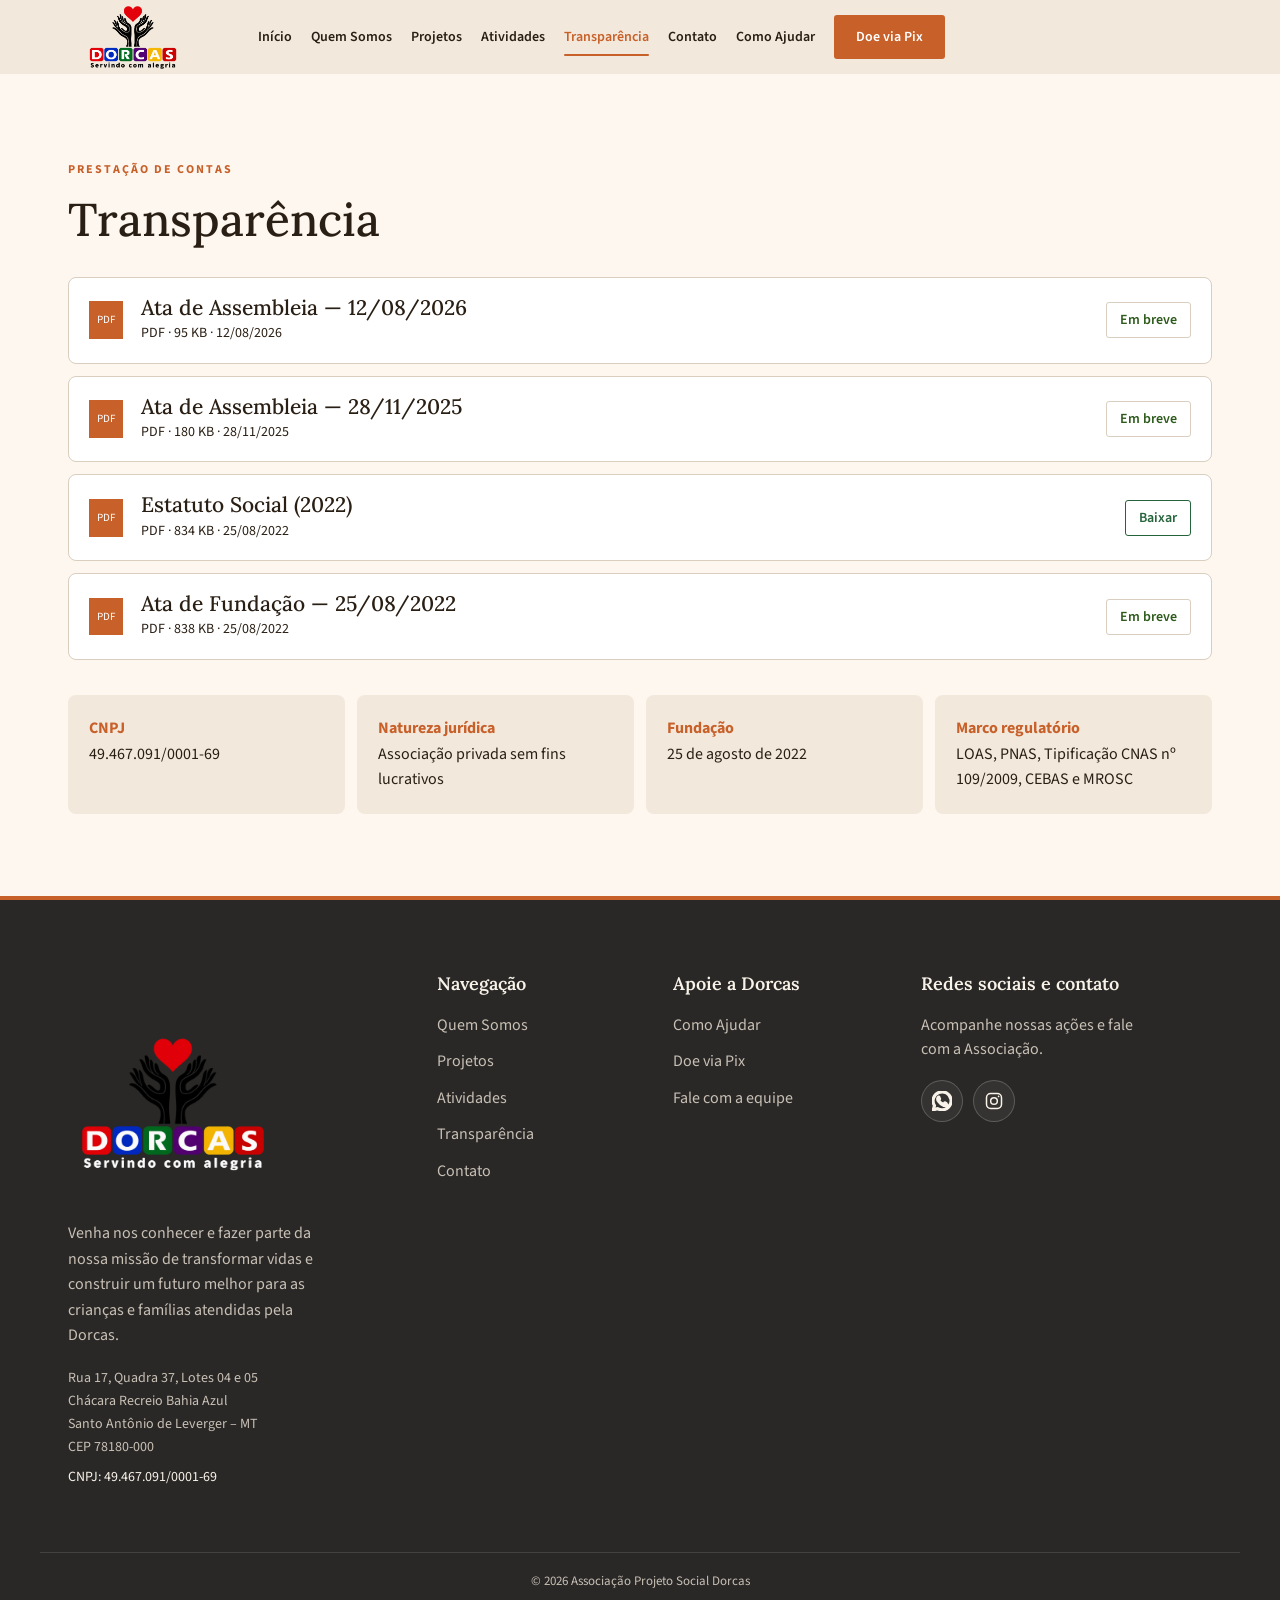
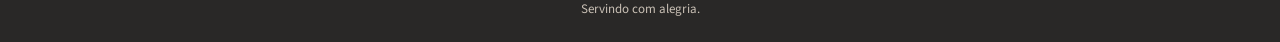
<file: pages/transparencia.html>
<!doctype html>
<html lang="pt-BR">

<head>
    <meta charset="utf-8">
    <meta name="viewport" content="width=device-width, initial-scale=1">
    <meta name="description"
        content="Associação Projeto Social Dorcas — assistência social em Santo Antônio de Leverger, Mato Grosso.">
    <title>Transparência | Projeto Social Dorcas</title>
    <link rel="preconnect" href="https://fonts.googleapis.com">
    <link rel="preconnect" href="https://fonts.gstatic.com" crossorigin>
    <link
        href="https://fonts.googleapis.com/css2?family=Lora:ital,wght@0,400;0,600;0,700;1,400&family=Source+Sans+3:wght@400;500;600;700&display=swap"
        rel="stylesheet">
    <link href="https://cdn.jsdelivr.net/npm/bootstrap@5.3.8/dist/css/bootstrap.min.css" rel="stylesheet">
    <link rel="stylesheet" href="../assets/css/variables.css">
    <link rel="stylesheet" href="../assets/css/style.css">
</head>

<body>
    <div data-component="header"></div>
    <main>
        <section class="section">
            <div class="container"><span class="eyebrow">Prestação de contas</span>
                <h2>Transparência</h2>
                <div id="docs-list" class="doc-list"></div>
                <div class="legal-grid">
                    <div><b>CNPJ</b><span>49.467.091/0001-69</span></div>
                    <div><b>Natureza jurídica</b><span>Associação privada sem fins lucrativos</span></div>
                    <div><b>Fundação</b><span>25 de agosto de 2022</span></div>
                    <div><b>Marco regulatório</b><span>LOAS, PNAS, Tipificação CNAS nº 109/2009, CEBAS e MROSC</span>
                    </div>
                </div>
            </div>
        </section>
    </main>
    <div data-component="footer"></div>
    <dialog id="pix-dialog" aria-labelledby="pix-dialog-title">
        <div class="pix-dialog-panel">
            <div class="pix-dialog-header">
                <div><span class="eyebrow">Apoie a nossa missão</span>
                    <h2 id="pix-dialog-title">Doe via Pix</h2>
                </div><button class="dialog-close" type="button" data-close-pix
                    aria-label="Fechar doação Pix">×</button>
            </div>
            <div class="pix-dialog-grid">
                <div class="pix-dialog-qr">
                    <h3>Escaneie o QR Code</h3>
                    <p>Aponte a câmera do seu celular para o código e confira os dados antes de confirmar.</p>
                    <div class="pix-qr pix-qr-large"><img src="../assets/images/pix-dorcas.png"
                            alt="QR Code Pix para doar à Associação Projeto Social Dorcas"><span>QR Code Pix</span>
                    </div>
                    <p class="pix-beneficiary"><small>Beneficiário</small><strong>Associação Projeto Social
                            Dorcas</strong></p>
                    <p class="pix-beneficiary"><small>Chave Pix — CNPJ</small><strong>49.467.091/0001-69</strong></p>
                    <button class="btn btn-orange copy-pix" type="button" data-pix="49.467.091/0001-69">Copiar chave
                        Pix</button>
                </div>
                <div class="pix-dialog-instructions">
                    <div class="info-card">
                        <h3>Como doar</h3>
                        <ol>
                            <li>Abra o aplicativo do seu banco.</li>
                            <li>Escolha Pix e leia o QR Code.</li>
                            <li>Confira o beneficiário.</li>
                            <li>Escolha o valor e finalize.</li>
                        </ol>
                    </div>
                    <div class="info-card">
                        <h3>O seu apoio pode ajudar com</h3>
                        <p>Materiais para a sede, atividades de convivência, capacitações profissionais e atendimento às
                            famílias.</p>
                        <div class="suggested-values"><span>R$ 20</span><span>R$ 50</span><span>R$ 100</span><span>Outro
                                valor</span></div>
                    </div>
                </div>
            </div>
        </div>
    </dialog>
    <dialog id="help-dialog" aria-labelledby="help-dialog-title">
        <div class="help-dialog-panel">
            <div class="help-dialog-header">
                <div><span class="eyebrow">Participe da transformação</span>
                    <h2 id="help-dialog-title">Como Ajudar</h2>
                </div><button class="dialog-close" type="button" data-close-help
                    aria-label="Fechar Como Ajudar">×</button>
            </div>
            <div class="help-dialog-content">
                <section class="help-other-section">
                    <div class="help-section-heading"><span class="eyebrow">Outras formas de apoiar</span>
                        <h3>Outras formas de ajudar</h3>
                        <p>Existem muitas maneiras de participar da missão da Associação Projeto Social Dorcas.</p>
                    </div>
                    <div class="help-other-grid">
                        <article>
                            <h4>Seja voluntário</h4>
                            <p>Compartilhe seu tempo, seus conhecimentos e suas habilidades para apoiar as atividades da
                                Dorcas.</p>
                        </article>
                        <article>
                            <h4>Doe materiais</h4>
                            <p>Cimento, alimentos, materiais de construção e itens essenciais fazem diferença no
                                atendimento às famílias.</p>
                        </article>
                        <article>
                            <h4>Divulgue</h4>
                            <p>Conte a alguém sobre a Dorcas, nossas iniciativas e as formas de participação da
                                comunidade.</p>
                        </article>
                    </div>
                </section>
                <section class="help-volunteer-section"><span class="eyebrow">Faça parte da Dorcas</span>
                    <h3>Quero ser voluntário</h3>
                    <p>Preencha seus dados e nossa equipe entrará em contato.</p>
                    <form class="form help-volunteer-form" id="help-volunteer-form"><label>Nome<input name="nome"
                                autocomplete="name" required minlength="3"><small
                                class="field-error"></small></label><label>E-mail<input name="email" type="email"
                                autocomplete="email" required><small
                                class="field-error"></small></label><label>Telefone<input name="telefone" type="tel"
                                autocomplete="tel" required><small class="field-error"></small></label><label>Área de
                            interesse<select name="area" required>
                                <option value="">Selecione</option>
                                <option>Atendimento social</option>
                                <option>Comunicação</option>
                                <option>Eventos e atividades</option>
                                <option>Doações e campanhas</option>
                                <option>Outra área</option>
                            </select><small class="field-error"></small></label><label>Disponibilidade<select
                                name="disponibilidade" required>
                                <option value="">Selecione</option>
                                <option>Durante a semana</option>
                                <option>Aos finais de semana</option>
                                <option>Em eventos pontuais</option>
                                <option>A combinar</option>
                            </select><small class="field-error"></small></label>
                        <div class="help-dialog-actions"><button class="btn btn-orange" type="submit">Enviar
                                inscrição</button><button class="btn btn-outline-green" type="button"
                                data-close-help>Cancelar</button></div>
                        <div class="success" hidden></div>
                    </form>
                </section>
            </div>
        </div>
    </dialog>
    <div class="modal-backdrop" id="pix-modal">
        <div class="modal"><button class="modal-close" aria-label="Fechar">×</button><span class="eyebrow">Apoie nossa
                missão</span>
            <h2>Doe via Pix</h2>
            <p>Sua contribuição ajuda a transformar vidas e fortalecer nossa comunidade.</p>
            <div class="pix-qr"><img src="../assets/images/pix-dorcas.png" alt="QR Code para doação via Pix"><span>QR
                    Code Pix</span></div>
            <div class="pix-box"><small>Beneficiário</small><strong>Associação Projeto Social
                    Dorcas</strong><small>Chave Pix (CNPJ)</small><code>49.467.091/0001-69</code><button
                    class="btn btn-orange copy-pix" data-pix="49.467.091/0001-69">Copiar chave</button></div>
        </div>
    </div>
    <script src="https://cdn.jsdelivr.net/npm/bootstrap@5.3.8/dist/js/bootstrap.bundle.min.js"></script>
    <script src="../assets/js/main.js"></script>
    <script src="../assets/js/components.js"></script>
</body>

</html>
</file>
<file: assets/css/variables.css>
:root {
    --verde: #2D5A1B;
    --verde-escuro: #1A3A0A;
    --verde-claro: #A8D89A;
    --laranja: #C8602A;
    --laranja-hover: #B05520;
    --marrom-escuro: #2A1F14;
    --marrom-medio: #5C4A35;
    --creme: #FDF7EF;
    --creme-escuro: #F2E9DC;
    --borda: #D9CEBF;
    --fonte-display: 'Lora', Georgia, serif;
    --fonte-corpo: 'Source Sans 3', system-ui, sans-serif;
    --container-max: 1200px;
    --header-height: 68px
}
</file>
<file: assets/css/style.css>
:root {
    --footer-bg: #292827;
    --footer-bg-soft: #353332;
    --footer-text: #f8f2e8;
    --footer-muted: #c9c0b5;
    --footer-accent: #d87542;
}

* {
    box-sizing: border-box;
}

html {
    scroll-behavior: smooth;
}

body {
    margin: 0;
    background: var(--creme);
    color: var(--marrom-escuro);
    font: 16px var(--fonte-corpo);
    line-height: 1.6;
}

a {
    color: inherit;
    text-decoration: none;
}

.container {
    max-width: var(--container-max);
    margin: auto;
    padding: 0 28px;
}

.eyebrow {
    font-size: 12px;
    letter-spacing: 2px;
    text-transform: uppercase;
    color: var(--laranja);
    font-weight: 700;
}

h1,
h2,
h3 {
    font-family: var(--fonte-display);
    line-height: 1.2;
}

h1 {
    font-size: clamp(44px, 7vw, 78px);
    margin: 14px 0;
}

h2 {
    font-size: clamp(30px, 4vw, 46px);
    margin: 10px 0 30px;
}

h3 {
    font-size: 21px;
}

.dark {
    background: var(--verde-escuro);
    color: #fff;
}

/* ==========================================
   CABEÇALHO E NAVEGAÇÃO
   ========================================== */
header {
    height: 74px;
    background: var(--creme-escuro);
    position: fixed;
    z-index: 10;
    top: 0;
    width: 100%;
    border-bottom: 1px solid transparent;
    transition: .3s;
}

header.scrolled {
    background: rgba(255, 255, 255, 0.034);
    /* Branco com 85% de opacidade */
    backdrop-filter: blur(10px);
    /* O efeito de vidro fosco */
    -webkit-backdrop-filter: blur(10px);
    /* Suporte para Safari */
    box-shadow: 0 4px 20px rgba(23, 61, 11, 0.08);
    /* Sombra baseada no verde do tema */
    border-color: var(--borda);
}

.nav-wrap {
    height: 100%;
    min-height: 74px;
    display: flex;
    align-items: center;
    justify-content: flex-start;
    gap: 45px;
}

.header-brand {
    display: flex;
    align-items: center;
    gap: 15px;
    min-width: 0;
    text-decoration: none;
}

.header-logo-frame {
    display: flex;
    align-items: center;
    justify-content: center;
    width: 130px;
    height: 64px;
    flex: 0 0 130px;
    overflow: visible;
    background: transparent;
    border: none;
    box-shadow: none;
}

.logo1 {
    display: block;
    width: 130px;
    height: 64px;
    object-fit: contain;
    object-position: center;
    background: transparent;
}

.header-logo {
    display: block;
    width: 130px;
    height: 64px;
    object-fit: contain;
    object-position: center;
    background: transparent;
}

.header-brand-copy {
    display: flex;
    flex-direction: column;
    align-items: flex-start;
    justify-content: center;
    line-height: 1.1;
    white-space: nowrap;
}

.header-brand-copy strong {
    color: #2b2927;
    font: 700 20px var(--fonte-display);
    letter-spacing: -.02em;
}

.header-brand-copy small {
    margin-top: 5px;
    color: var(--laranja);
    font: italic 600 14px var(--fonte-body);
}

/* Remove a moldura cinzenta e o fundo do botão Como Ajudar no menu para ficar igual aos outros */
header nav .nav-help-button,
header nav button[data-open-help] {
    display: block;
    border: 0;
    background: transparent;
    box-shadow: none;
    color: inherit;
    font: inherit;
    font-size: 14px;
    font-weight: 600;
    line-height: 1.6;
    text-align: left;
    cursor: pointer;
    margin: 0;
    padding: 0;
}

header nav .nav-help-button:hover,
header nav button[data-open-help]:hover {
    color: var(--laranja);
}

nav {
    display: flex;
    align-items: center;
    gap: 19px;
    font-size: 14px;
    font-weight: 600;
}

nav a:hover,
.text-link {
    color: var(--laranja);
}

nav a.active {
    color: var(--laranja);
    position: relative;
}

nav a.active:after {
    content: '';
    position: absolute;
    left: 0;
    right: 0;
    bottom: -8px;
    height: 2px;
    background: var(--laranja);
    border-radius: 2px;
}

.hamb {
    display: none;
    background: none;
    border: 0;
    font-size: 28px;
}

main {
    padding-top: 74px;
}

/* ==========================================
   BOTÕES E ELEMENTOS DE INTERFACE
   ========================================== */
.btn {
    border: 0;
    padding: 12px 22px;
    border-radius: 3px;
    display: inline-block;
    cursor: pointer;
    font: 600 14px var(--fonte-corpo);
    transition: .2s;
}

.btn-orange {
    background: var(--laranja);
    color: #fff;
}

.btn-orange:hover {
    background: var(--laranja-hover);
}

.btn-outline,
.btn-outline-light {
    border: 1px solid #fff;
    color: #fff;
    background: transparent;
}

.btn-light {
    background: #fff;
    color: var(--verde-escuro);
}

.btn-outline-green {
    border: 1px solid var(--verde);
    color: var(--verde);
    background: #fff;
}

.btn-outline-green:hover {
    background: var(--verde);
    color: #fff;
}

.copy-pix {
    background: #fff;
    color: var(--laranja);
    border: 0;
    padding: 9px 15px;
    border-radius: 3px;
    cursor: pointer;
}

.copy-pix.copied {
    background: var(--verde);
    color: #fff;
    border-color: var(--verde);
}

/* ==========================================
   HERO E ESTATÍSTICAS
   ========================================== */
.hero {
    height: 700px;
    background: linear-gradient(90deg, #122808e6, #1a3a0a66), url('https://images.unsplash.com/photo-1488521787991-ed7bbaae773c?w=1600&h=900&fit=crop&auto=format') center/cover;
    color: #fff;
}

.hero-overlay {
    height: 100%;
    display: flex;
    align-items: center;
}

.hero-content {
    padding-top: 68px;
}

.hero h1 em {
    color: var(--verde-claro);
    font-weight: 400;
}

.hero p {
    font-size: 19px;
    max-width: 510px;
}

.actions {
    display: flex;
    gap: 12px;
    flex-wrap: wrap;
    margin-top: 28px;
}

.stats {
    padding: 36px 0;
}

.stats-grid {
    display: grid;
    grid-template-columns: repeat(4, 1fr);
    text-align: center;
}

.stats b,
.stats span {
    display: block;
}

.stats b {
    font: 600 38px var(--fonte-display);
    color: var(--verde-claro);
}

.stats span {
    font-size: 14px;
    color: #d8e4d1;
}

/* ==========================================
   SEÇÕES, CARDS E IMAGENS (CONTEÚDO INTEIRO)
   ========================================== */
.section {
    padding: 82px 0;
}

.cream {
    background: var(--creme-escuro);
}

.cards {
    display: grid;
    gap: 22px;
}

.cards.three {
    grid-template-columns: repeat(3, 1fr);
}

.cards.four {
    grid-template-columns: repeat(4, 1fr);
}

.card {
    background: #fff;
    border: 1px solid var(--borda);
    overflow: hidden;
}

/* Imagens dos cards de projetos */
#projects-grid .card img {
    width: 100%;
    height: auto;
    /* Deixa a altura crescer naturalmente consoante a largura */
    object-fit: contain;
    /* Garante que a imagem inteira fica visível */
    background-color: transparent;
}

/* Padronização de imagens para nunca cortarem */
.card img,
.project-detail-image,
.project-dialog-image,
.pix-qr img,
.pix-qr-large img {
    display: block;
    width: 100%;
    object-fit: contain;
    object-position: center;
    background-color: #f7f5f0;
}

.card img {
    height: 190px;
}

.project-detail-image {
    height: 420px;
}

.project-dialog-image {
    height: 290px;
    border-radius: 12px;
    margin-bottom: 22px;
}

.card-body {
    padding: 22px;
}

.card-body p {
    color: #71675b;
}

.tag,
.status {
    display: inline-block;
    padding: 4px 9px;
    font-size: 11px;
    text-transform: uppercase;
    letter-spacing: .5px;
    background: var(--creme-escuro);
    color: var(--verde);
    margin-right: 6px;
}

.status {
    background: #dcebd7;
}

.cor-laranja {
    background: #f7d8c8;
    color: #94431c;
}

.cor-marrom {
    background: #e5dbce;
    color: var(--marrom-medio);
}

.meta {
    display: flex;
    align-items: center;
    justify-content: space-between;
}

.section-head,
.page-intro {
    display: flex;
    justify-content: space-between;
    align-items: center;
    gap: 55px;
}

.page-intro {
    position: relative;
    overflow: hidden;
    padding: 30px;
    border-radius: 18px;
    background: linear-gradient(135deg, #fff 0%, #f7eadb 56%, #dcebd7 100%);
    box-shadow: 0 16px 35px #2d5a1b14;
}

.page-intro:after {
    content: '';
    position: absolute;
    width: 220px;
    height: 220px;
    right: -90px;
    top: -100px;
    border-radius: 50%;
    background: linear-gradient(135deg, #c8602a55, #a8d89a66);
    pointer-events: none;
}

.page-intro>div {
    position: relative;
    z-index: 1;
}

.quote {
    background: var(--verde-escuro);
    color: #fff;
    padding: 38px;
    font: italic 25px var(--fonte-display);
    flex: 0 0 42%;
}

.quote small {
    display: block;
    margin-top: 18px;
    font: 14px var(--fonte-corpo);
    color: var(--verde-claro);
}

.spaced {
    margin-top: 60px;
}

.axis {
    padding: 30px;
    background: var(--creme-escuro);
    min-height: 200px;
    border-top: 4px solid var(--verde);
}

.axis.orange {
    border-color: var(--laranja);
}

.axis.brown {
    border-color: var(--marrom-medio);
}

.axis span {
    color: var(--laranja);
    font-weight: 700;
}

.team {
    text-align: center;
    padding: 24px 16px;
    border: 1px solid var(--borda);
    background: #fff;
}

.avatar {
    width: 70px;
    height: 70px;
    margin: auto;
    border-radius: 50%;
    display: grid;
    place-items: center;
    background: var(--verde-claro);
    color: var(--verde-escuro);
    font: 600 22px var(--fonte-display);
}

.team>span {
    color: var(--laranja);
    font-weight: 600;
}

.doc-list {
    display: grid;
    gap: 12px;
}

.doc {
    display: flex;
    align-items: center;
    gap: 18px;
    background: #fff;
    border: 1px solid var(--borda);
    padding: 17px 20px;
}

.doc>div:nth-child(2) {
    flex: 1;
}

.doc h3 {
    margin: 0;
}

.doc-icon {
    background: var(--laranja);
    color: #fff;
    padding: 10px 8px;
    font-size: 11px;
}

.doc .btn {
    padding: 7px 13px;
    border: 1px solid var(--borda);
}

.legal-grid {
    display: grid;
    grid-template-columns: repeat(4, 1fr);
    gap: 12px;
    margin-top: 35px;
}

.legal-grid div {
    padding: 20px;
    background: var(--creme-escuro);
}

.legal-grid b,
.legal-grid span {
    display: block;
}

.legal-grid b {
    color: var(--laranja);
}

/* ==========================================
   DOAÇÕES E PIX
   ========================================== */
.donate-box {
    background: var(--laranja);
    color: #fff;
    display: flex;
    align-items: center;
    justify-content: space-between;
    padding: 28px;
    border-left: 0;
    gap: 25px;
}

.donate-box .eyebrow {
    color: #ffd6be;
}

.donate-box h2 {
    margin: 6px 0;
}

.donate-box strong {
    font: 600 23px var(--fonte-display);
}

.pix-instruction {
    display: block;
    margin-top: 10px;
    color: #fff;
    opacity: .9;
}

.pix-qr {
    display: flex;
    flex-direction: column;
    align-items: center;
    gap: 5px;
    background: #fff;
    padding: 10px;
    border-radius: 8px;
    color: var(--verde-escuro);
    font-size: 12px;
    font-weight: 700;
}

.pix-qr img {
    width: 132px;
    height: 132px;
}

.pix-box {
    display: grid;
    gap: 7px;
    background: var(--creme-escuro);
    padding: 20px;
}

.pix-box small {
    color: var(--marrom-medio);
    margin-top: 4px;
}

.pix-box code {
    font-size: 20px;
}

.pix-page-hero,
.volunteer-hero {
    padding: 145px 0 70px;
    background: linear-gradient(115deg, var(--verde-escuro), var(--verde));
    color: #fff;
}

.pix-page-hero .eyebrow,
.volunteer-hero .eyebrow {
    color: var(--verde-claro);
}

.pix-page-hero h1,
.volunteer-hero h1 {
    margin-bottom: 12px;
}

.pix-page-hero p,
.volunteer-hero p {
    max-width: 650px;
    font-size: 19px;
}

.pix-page-grid {
    display: grid;
    grid-template-columns: 1fr 1fr;
    gap: 38px;
    align-items: start;
}

.pix-main-card {
    padding: 40px;
    background: #fff;
    border: 1px solid var(--borda);
    border-radius: 14px;
    text-align: center;
    box-shadow: 0 14px 30px #2d5a1b12;
}

.pix-qr-large {
    margin: 24px auto;
    width: max-content;
}

.pix-qr-large img {
    width: 260px;
    height: 260px;
}

.pix-beneficiary {
    display: grid;
    gap: 2px;
    text-align: left;
    border-top: 1px solid var(--borda);
    padding-top: 12px;
    margin-top: 14px;
}

.pix-beneficiary small {
    color: var(--marrom-medio);
}

.pix-beneficiary strong {
    font: 600 19px var(--fonte-display);
    color: var(--verde-escuro);
}

.pix-side {
    display: grid;
    gap: 18px;
}

.info-card {
    padding: 26px;
    background: var(--creme-escuro);
    border-left: 4px solid var(--laranja);
    border-radius: 0 10px 10px 0;
    margin: 0;
}

.info-card h3 {
    margin-top: 0;
    color: var(--verde-escuro);
}

.info-card ol {
    padding-left: 22px;
    margin-bottom: 0;
}

.suggested-values {
    display: flex;
    gap: 8px;
    flex-wrap: wrap;
}

.suggested-values span {
    padding: 7px 13px;
    background: #fff;
    border: 1px solid var(--borda);
    border-radius: 999px;
    color: var(--verde);
    font-weight: 600;
}

.pix-whatsapp {
    display: block;
    margin-top: 13px;
}

/* ==========================================
   FORMULÁRIOS E CONTATO
   ========================================== */
.help-grid,
.contact-grid,
.volunteer-layout {
    display: grid;
    grid-template-columns: 1fr 1fr;
    gap: 70px;
    align-items: start;
    margin-top: 40px;
}

.volunteer-layout>div {
    padding-top: 15px;
}

.volunteer-note {
    margin: 28px 0;
    padding: 22px;
    background: var(--creme-escuro);
    border-left: 4px solid var(--laranja);
    border-radius: 0 10px 10px 0;
}

.volunteer-note h3 {
    margin-top: 0;
    color: var(--verde-escuro);
}

.form {
    background: #fff;
    border: 1px solid var(--borda);
    padding: 28px;
    display: grid;
    gap: 13px;
}

.form h2 {
    font-size: 30px;
    margin: 0 0 8px;
}

.form label {
    font-weight: 600;
    font-size: 14px;
}

.form input,
.form select,
.form textarea {
    width: 100%;
    display: block;
    margin-top: 5px;
    padding: 11px;
    border: 1px solid var(--borda);
    font: 16px var(--fonte-corpo);
    background: var(--creme);
}

.field-error {
    display: block;
    color: #a52a2a;
    font-size: 12px;
    font-weight: 600;
    min-height: 0;
}

.invalid {
    border-color: #b33 !important;
    outline: 2px solid #b332;
}

.success {
    background: #dff1d9;
    color: var(--verde);
    padding: 12px;
    border-radius: 6px;
}

.map-box {
    margin-top: 24px;
    width: 100%;
    height: 280px;
    overflow: hidden;
    border: 1px solid var(--borda);
    background: var(--creme-escuro);
    box-shadow: 0 12px 28px #1a3a0a18;
}

.map-box iframe {
    width: 100%;
    height: 100%;
    border: 0;
}

/* ==========================================
   COMPONENTES EXTRAS E DIÁLOGOS (MODAIS)
   ========================================== */
.cta {
    padding: 80px 0;
    background: var(--laranja);
    color: #fff;
}

.cta .eyebrow {
    color: #ffd6be;
}

.cta h2 {
    margin-bottom: 8px;
}

.fab {
    position: fixed;
    right: 25px;
    bottom: 25px;
    z-index: 9;
    width: 58px;
    height: 58px;
    border-radius: 50%;
    border: 0;
    background: var(--laranja);
    color: #fff;
    font-size: 23px;
    box-shadow: 0 5px 16px #0003;
    animation: pulse 2s infinite;
}

@keyframes pulse {
    50% {
        box-shadow: 0 5px 16px #0003, 0 0 0 10px #c8602a33;
    }
}

.modal-backdrop {
    display: none;
    position: fixed;
    z-index: 20;
    inset: 0;
    background: #102006aa;
    place-items: center;
    padding: 20px;
}

.modal-backdrop.open {
    display: grid;
}

.modal {
    background: var(--creme);
    max-width: 440px;
    padding: 38px;
    position: relative;
}

.modal-close {
    position: absolute;
    right: 15px;
    top: 8px;
    border: 0;
    background: none;
    font-size: 30px;
    cursor: pointer;
}

.modal .pix-qr {
    margin: 8px auto 15px;
    width: max-content;
}

.modal .pix-qr img {
    width: 170px;
    height: 170px;
}

/* Diálogos nativos (<dialog>) */
#volunteer-dialog,
#project-dialog,
#activity-dialog,
#pix-dialog,
#help-dialog,
#contact-dialog {
    width: min(860px, calc(100% - 28px));
    max-width: 860px;
    max-height: 90vh;
    padding: 0;
    border: 0;
    border-radius: 18px;
    background: transparent;
    color: var(--marrom-escuro);
    box-shadow: 0 24px 70px #10200655;
}

#volunteer-dialog::backdrop,
#project-dialog::backdrop,
#activity-dialog::backdrop,
#pix-dialog::backdrop,
#help-dialog::backdrop,
#contact-dialog::backdrop {
    background: rgba(16, 32, 6, .74);
    backdrop-filter: blur(3px);
}

.dialog-panel,
.project-dialog-panel,
.activity-dialog-panel,
.pix-dialog-panel,
.help-dialog-panel,
.contact-dialog-panel {
    max-height: 90vh;
    overflow-y: auto;
    padding: 30px 34px;
    background: var(--creme);
    border: 1px solid var(--borda);
    border-radius: 18px;
}

.dialog-header,
.project-dialog-header,
.activity-dialog-header,
.pix-dialog-header,
.help-dialog-header,
.contact-dialog-header {
    display: flex;
    align-items: flex-start;
    justify-content: space-between;
    gap: 20px;
}

.dialog-header h2,
.project-dialog-panel h2,
.activity-dialog-panel h2,
.pix-dialog-header h2,
.help-dialog-header h2,
.contact-dialog-header h2 {
    margin: 4px 0 0;
    color: var(--verde-escuro);
}

.dialog-close-btn,
.dialog-close {
    width: 38px;
    height: 38px;
    border: 0;
    border-radius: 50%;
    background: var(--creme-escuro);
    color: var(--verde-escuro);
    font-size: 28px;
    line-height: 1;
    cursor: pointer;
    flex: 0 0 auto;
}

.dialog-close:hover {
    background: var(--laranja);
    color: #fff;
}

.project-dialog-meta,
.activity-dialog-meta {
    display: flex;
    align-items: center;
    gap: 10px;
    flex-wrap: wrap;
    margin: 14px 0;
}

.activity-dialog-meta time {
    color: var(--marrom-medio);
    font-size: 14px;
}

.project-dialog-panel h3,
.activity-dialog-panel h3 {
    margin: 26px 0 7px;
    color: var(--verde-escuro);
    font-size: 24px;
}

.project-lead,
.activity-dialog-lead {
    font: italic 20px var(--fonte-display);
    color: var(--marrom-medio);
}

.project-dialog-footer,
.activity-dialog-footer,
.dialog-actions,
.contact-dialog-actions,
.help-dialog-actions {
    display: flex;
    justify-content: flex-end;
    gap: 12px;
    flex-wrap: wrap;
    margin-top: 28px;
}

.project-dialog-footer .btn,
.activity-dialog-footer .btn,
.dialog-actions .btn,
.contact-dialog-actions .btn,
.help-dialog-actions .btn {
    margin: 0;
}

/* Grids Internos Específicos de Modais */
.pix-dialog-grid,
.help-donate-grid {
    display: grid;
    grid-template-columns: minmax(240px, .9fr) minmax(280px, 1.1fr);
    gap: 28px;
    align-items: start;
    margin-top: 20px;
}

.pix-dialog-qr,
.help-pix-card {
    padding: 22px;
    background: #fff;
    border: 1px solid var(--borda);
    border-radius: 12px;
    text-align: center;
}

.pix-dialog-instructions {
    display: grid;
    gap: 16px;
}

.help-other-grid {
    display: grid;
    grid-template-columns: repeat(3, 1fr);
    gap: 14px;
    margin-top: 20px;
}

.help-other-grid article {
    padding: 20px;
    background: linear-gradient(145deg, #fff, #f5eee5);
    border: 1px solid var(--borda);
    border-radius: 10px;
    transition: transform .25s ease, box-shadow .25s ease, border-color .25s ease;
}

.help-other-grid article:hover {
    transform: translateY(-5px);
    border-color: var(--laranja);
    box-shadow: 0 12px 24px #c8602a22;
}

.help-other-grid h4 {
    margin: 0 0 8px;
    color: var(--verde-escuro);
}

.help-other-grid p {
    margin: 0;
    color: var(--marrom-medio);
    line-height: 1.55;
}

.help-volunteer-form {
    display: grid;
    grid-template-columns: repeat(2, 1fr);
    gap: 14px 18px;
    margin-top: 18px;
}

.help-volunteer-form label {
    display: grid;
    gap: 6px;
}

.help-volunteer-form input,
.help-volunteer-form select {
    width: 100%;
    padding: 12px;
    border: 1px solid var(--borda);
    border-radius: 5px;
    background: #fff;
}

.help-volunteer-form label:nth-child(5),
.help-volunteer-form .help-dialog-actions {
    grid-column: 1/-1;
}

.help-donate-section,
.help-volunteer-section,
.help-other-section {
    padding: 24px;
    background: #fff;
    border: 1px solid var(--borda);
    border-radius: 14px;
    margin-top: 18px;
}

.help-section-heading h3,
.help-volunteer-section h3 {
    margin: 4px 0 8px;
    color: var(--verde-escuro);
    font-size: 28px;
}

/* ==========================================
   RODAPÉ MODERNO (SITE-FOOTER)
   ========================================== */
.site-footer {
    background: var(--footer-bg);
    color: var(--footer-text);
    padding: 64px 0 22px;
    border-top: 4px solid var(--laranja);
}

.footer-grid-modern {
    display: grid;
    grid-template-columns: 1.35fr .8fr .85fr 1.2fr;
    gap: 42px;
    align-items: start;
}

/* Container do link no footer */
/* Container da logo no rodapé */
.site-footer .footer-brand {
    display: block;
    margin-bottom: 0 !important;
    /* remove o espaço inferior do link */
    line-height: 1;
}

/* Imagem da logo */
.site-footer .footer-brand .site-logo {
    display: block;
    width: 210px;
    /* tamanho equilibrado */
    max-width: 100%;
    height: auto;
    object-fit: contain;
    object-position: left bottom;
    /* alinha a arte junto à borda inferior */
    margin: 0 0 -22px 0 !important;
    /* margem negativa para compensar o respiro vazio da imagem */
}

/* Texto logo abaixo da logo */
.footer-intro {
    max-width: 270px;
    color: var(--footer-muted);
    line-height: 1.5;
    margin-top: 0 !important;
    /* cola o texto na logo */
    margin-bottom: 14px;
}

.footer-intro {
    max-width: 270px;
    color: var(--footer-muted);
    line-height: 1.6;
    margin: 0 0 18px;
}

.site-footer address {
    font-style: normal;
    color: var(--footer-muted);
    line-height: 1.65;
    font-size: 14px;
}

.site-footer address span {
    display: inline-block;
    margin-top: 7px;
    color: var(--footer-text);
}

.site-footer h4 {
    color: var(--footer-text);
    font: 600 18px var(--fonte-display);
    margin: 8px 0 18px;
}

.site-footer .footer-column,
.site-footer .footer-social-column {
    display: flex;
    flex-direction: column;
    align-items: flex-start;
}

.site-footer .footer-column a,
.footer-action-link {
    color: var(--footer-muted);
    text-decoration: none;
    background: none;
    border: 0;
    font: inherit;
    text-align: left;
    padding: 0;
    margin: 0 0 11px;
    cursor: pointer;
    transition: color .25s ease, transform .25s ease;
}

.site-footer .footer-column a:hover,
.footer-action-link:hover {
    color: var(--footer-accent);
    transform: translateX(4px);
}

.site-footer .footer-social-column>p {
    color: var(--footer-muted);
    line-height: 1.55;
    margin: 0 0 18px;
    max-width: 230px;
}

.social-links {
    display: flex;
    gap: 10px;
    flex-wrap: wrap;
}

.social-link {
    display: grid;
    place-items: center;
    width: 42px;
    height: 42px;
    border: 1px solid #ffffff33;
    border-radius: 50%;
    color: var(--footer-text);
    background: var(--footer-bg-soft);
    transition: background .25s ease, color .25s ease, border-color .25s ease, transform .25s ease;
}

.social-link:hover {
    color: #fff;
    background: var(--footer-accent);
    border-color: var(--footer-accent);
    transform: translateY(-4px);
}

.social-link svg {
    width: 20px;
    height: 20px;
    fill: currentColor;
    stroke: currentColor;
    stroke-width: 1.8;
}

.social-link svg rect,
.social-link svg circle {
    fill: none;
}

.social-link svg .icon-fill {
    fill: currentColor;
    stroke: none;
}

.footer-whatsapp {
    display: inline-block;
    margin-top: 18px;
    color: var(--footer-accent);
    font-weight: 600;
    text-decoration: none;
    transition: color .25s ease, transform .25s ease;
}

.footer-whatsapp:hover {
    color: #fff;
    transform: translateX(4px);
}

.site-footer .copyright {
    display: flex;
    flex-direction: column;
    /* Coloca um item abaixo do outro */
    align-items: center;
    /* Centraliza os itens na tela */
    gap: 8px;
    /* Espaçamento entre a primeira e a segunda linha */
    color: var(--footer-muted);
    border-top: 1px solid #ffffff1f;
    /* Mantém a linha fina em cima */
    margin-top: 46px;
    padding-top: 18px;
    font-size: 13px;
    width: 100%;
    text-align: center;
}

/* ==========================================
   ABAS (TABS)
   ========================================== */
.tabs-section {
    padding-top: 72px;
    padding-bottom: 72px;
    background: var(--creme);
}

.tabs-heading p {
    color: var(--marrom-medio);
}

.dorcas-tabs {
    border-bottom: 1px solid var(--borda);
    padding-bottom: 18px;
}

.dorcas-tabs .nav-link {
    border: 1px solid var(--borda);
    border-radius: 999px;
    color: var(--verde-escuro);
    background: #fff;
    font: 600 14px var(--fonte-corpo);
    padding: 10px 18px;
    transition: color .25s ease, background-color .25s ease, transform .25s ease, box-shadow .25s ease;
}

.dorcas-tabs .nav-link:hover {
    color: #fff;
    background: var(--verde);
    transform: translateY(-2px);
}

.dorcas-tabs .nav-link.active {
    color: #fff;
    background: var(--laranja);
    border-color: var(--laranja);
    box-shadow: 0 6px 16px #c8602a33;
}

.dorcas-tab-content {
    margin-top: 24px;
    min-height: 360px;
}

.dorcas-tab-content>.tab-pane {
    animation: tabIn .42s ease both;
}

@keyframes tabIn {
    from {
        opacity: 0;
        transform: translateY(12px);
    }

    to {
        opacity: 1;
        transform: translateY(0);
    }
}

/* ==========================================
   RESPONSIVIDADE (MEDIA QUERIES)
   ========================================== */
@media(max-width: 1050px) {
    .footer-grid-modern {
        grid-template-columns: 1.2fr 1fr 1fr;
        gap: 32px;
    }

    .footer-social-column {
        grid-column: 1/-1;
    }
}

@media(max-width: 900px) {
    header {
        height: 68px;
    }

    .nav-wrap {
        min-height: 68px;
    }

    .header-logo-frame {
        width: 58px;
        height: 58px;
        flex-basis: 58px;
    }

    main {
        padding-top: 68px;
    }

    nav {
        display: none;
    }

    .hamb {
        display: block;
    }

    nav.aberto {
        display: flex;
        position: absolute;
        top: 68px;
        left: 0;
        right: 0;
        background: var(--creme);
        padding: 18px 28px;
        flex-direction: column;
        align-items: stretch;
        box-shadow: 0 8px 15px #0002;
        z-index: 30;
        max-height: calc(100vh - 68px);
        overflow-y: auto;
    }

    nav.aberto a.active:after {
        bottom: auto;
        left: 0;
        right: auto;
        top: 50%;
        width: 28px;
        transform: translateY(-50%);
    }

    .cards.three,
    .cards.four,
    .legal-grid,
    .principles-grid {
        grid-template-columns: repeat(4, 1fr);
    }

    .page-intro,
    .help-grid,
    .contact-grid,
    .volunteer-layout,
    .pix-page-grid {
        display: grid;
        grid-template-columns: 1fr;
    }

    .quote {
        width: 100%;
    }
}

@media(max-width: 800px) {
    .pix-page-hero {
        padding-top: 125px;
    }
}

@media(max-width: 700px) {
    .site-footer {
        padding: 48px 0 20px;
    }

    .footer-grid-modern {
        grid-template-columns: 1fr 1fr;
        gap: 30px 24px;
    }

    .footer-brand-column,
    .site-footer .footer-social-column {
        grid-column: 1/-1;
    }



    /* Evita que os textos quebrem em duas linhas em telas médias */
    .site-footer .copyright span {
        white-space: nowrap;
    }

    /* Estilo apenas para telas pequenas (Celulares) */
    @media (max-width: 768px) {
        .site-footer .copyright {
            flex-direction: column;
            /* Empilha os itens */
            justify-content: center;
            text-align: center;
            gap: 6px;
            margin-top: 34px;
        }

        /* Permite a quebra de texto apenas no celular, se necessário */
        .site-footer .copyright span {
            white-space: normal;
        }
    }

    .help-donate-grid,
    .help-volunteer-form,
    .help-other-grid {
        grid-template-columns: 1fr;
    }

    .help-dialog-actions {
        flex-direction: column;
    }

    .help-dialog-actions .btn {
        width: 100%;
    }
}

@media(max-width: 560px) {
    header {
        height: 62px;
    }

    .nav-wrap {
        min-height: 62px;
    }

    .header-logo-frame {
        width: 52px;
        height: 52px;
        flex-basis: 52px;
    }

    main {
        padding-top: 62px;
    }

    .container {
        padding: 0 20px;
    }

    .hero {
        height: 620px;
    }

    .hero h1 {
        font-size: 49px;
    }

    .stats-grid {
        grid-template-columns: repeat(2, 1fr);
        gap: 25px;
    }

    .cards.three,
    .cards.four,
    .legal-grid,
    .principles-grid {
        grid-template-columns: 1fr;
    }

    .section {
        padding: 58px 0;
    }

    .footer-grid-modern {
        grid-template-columns: 1fr;
    }

    .donate-box {
        display: block;
    }

    .donate-box .btn {
        margin-top: 15px;
    }

    .doc {
        align-items: flex-start;
        flex-wrap: wrap;
    }

    .doc .btn {
        margin-left: auto;
    }

    .page-intro {
        padding: 22px 18px;
    }

    .pix-main-card {
        padding: 25px 18px;
    }

    .pix-qr-large img {
        width: 220px;
        height: 220px;
    }
}

/* ==========================================
    PÁGINAS DE CONTEÚDO (INTRO, ARTIGOS, ETC)
   ========================================== */
.page-intro p {
    text-align: justify;
    line-height: 1.7;
    margin-bottom: 1rem;
}

/* Seção: Nossos princípios */
.principles-grid {
    display: grid;
    grid-template-columns: repeat(4, 1fr);
    gap: 1rem;
    margin-top: 1.5rem;
}

/* Cada card */
.principles-grid>article {
    min-height: 120px;
    padding: 1rem;
    border: 1px solid #d8cec2;
    border-radius: 8px;
    background-color: #fffaf3;
    cursor: pointer;

    transition: transform 0.3s ease,
        box-shadow 0.3s ease,
        border-color 0.3s ease,
        background-color 0.3s ease;
}

/* Efeito somente ao passar o mouse no card */
.principles-grid>article:hover {
    transform: translateY(-6px);
    background-color: #ffffff;
    border-color: #c7682e;
    box-shadow: 0 8px 18px rgba(199, 104, 46, 0.22);
}

/* Título dentro do card */
.principles-grid>article h3 {
    margin: 0 0 0.5rem;
    color: #173d0b;
}

/* Texto dentro do card */
.principles-grid>article p {
    margin: 0;
    line-height: 1.5;
}

@media (max-width: 900px) {
    .principles-grid {
        grid-template-columns: repeat(4, 1fr);
    }
}

@media (max-width: 550px) {
    .principles-grid {
        grid-template-columns: 1fr;
    }
}

/* Área dos relatos */
.relatos-grid {
    display: grid;
    grid-template-columns: repeat(3, 1fr);
    gap: 1rem;
    margin-top: 1.5rem;
}

/* Card individual do relato */
.relatos-grid .relato-card {
    min-height: 120px;
    padding: 1rem;
    border: 1px solid #d8cec2;
    border-radius: 8px;
    background-color: #fffaf3;
    cursor: pointer;

    transition: transform 0.3s ease,
        box-shadow 0.3s ease,
        border-color 0.3s ease,
        background-color 0.3s ease;
}

/* Hover somente nos relatos */
.relatos-grid .relato-card:hover {
    transform: translateY(-6px);
    background-color: #ffffff;
    border-color: #c7682e;
    box-shadow: 0 8px 18px rgba(199, 104, 46, 0.22);
}

/* Identificação do relato */
.relatos-grid .relato-label {
    display: block;
    margin-bottom: 0.7rem;
    color: #173d0b;
    font-family: "Lora", serif;
    font-size: 1.1rem;
}

/* Texto do relato */
.relatos-grid .relato-card p {
    margin: 0 0 0.8rem;
    line-height: 1.5;
}

/* Texto de autorização */
.relatos-grid .relato-card small {
    color: #6d6258;
    font-size: 0.8rem;
}

@media (max-width: 700px) {
    .relatos-grid {
        grid-template-columns: repeat(2, 1fr);
    }
}

@media (max-width: 500px) {
    .relatos-grid {
        grid-template-columns: 1fr;
    }
}

/* Hover somente para Relatos de famílias atendidas */
.cards.three.relatos-grid .relato-card {
    min-height: 150px;
    padding: 1rem;
    border: 1px solid #d8cec2;
    border-radius: 8px;
    background-color: #fffaf3;
    cursor: pointer;

    transition: transform 0.3s ease,
        box-shadow 0.3s ease,
        border-color 0.3s ease,
        background-color 0.3s ease;
}

/* Aparece ao passar o mouse */
.cards.three.relatos-grid .relato-card:hover {
    transform: translateY(-8px) !important;
    background-color: #ffffff !important;
    border-color: #c7682e !important;
    box-shadow: 0 10px 22px rgba(199, 104, 46, 0.25) !important;
}

.cards.three.relatos-grid .relato-card:hover {
    background-color: red !important;
    transform: scale(1.05) !important;
}

/* Efeito hover suave para os cards de frentes de atuação */
.section .container .cards.three>div,
.section .container div[style*="grid"]>div,
.section .container .axis {
    transition: transform 0.3s ease, box-shadow 0.3s ease, border-color 0.3s ease;
}

.section .container .cards.three>div:hover,
.section .container div[style*="grid"]>div:hover,
.section .container .axis:hover {
    transform: translateY(-8px);
    box-shadow: 0 12px 30px rgba(45, 90, 27, 0.15);
    border-color: var(--laranja);
}

/* =========================================================
   CORREÇÃO FINAL DO MENU MOBILE
   ========================================================= */

@media (max-width: 900px) {
    nav.aberto {
        display: flex !important;
        position: absolute;
        top: 68px;
        left: 0;
        right: 0;
        z-index: 30;

        width: 100%;
        max-height: calc(100vh - 68px);
        overflow-y: auto;

        padding: 18px 28px !important;
        margin: 0;

        flex-direction: column !important;
        align-items: stretch !important;
        justify-content: flex-start;
        gap: 0 !important;

        background: var(--creme);
        box-shadow: 0 8px 15px #0002;
    }

    nav.aberto a,
    nav.aberto button[data-open-help],
    nav.aberto .nav-help-button {
        display: block !important;
        width: 100% !important;
        min-width: 100%;
        min-height: 48px;

        margin: 0 !important;
        padding: 12px 0 !important;

        border: 0 !important;
        border-radius: 0 !important;
        background: transparent !important;
        box-shadow: none !important;

        color: inherit;
        font: inherit;
        font-size: 14px;
        font-weight: 600;
        line-height: 1.5;
        text-align: left !important;

        align-self: stretch !important;
        cursor: pointer;
    }

    nav.aberto a:hover,
    nav.aberto button[data-open-help]:hover,
    nav.aberto .nav-help-button:hover {
        color: var(--laranja);
    }

    nav.aberto .btn,
    nav.aberto button[data-open-pix] {
        display: block !important;
        width: 100% !important;
        margin: 10px 0 0 !important;
        padding: 12px 22px !important;
        text-align: center !important;
    }
}

@media (max-width: 560px) {
    nav.aberto {
        top: 62px;
        padding: 16px 20px !important;
        max-height: calc(100vh - 62px);
    }

    nav.aberto a,
    nav.aberto button[data-open-help],
    nav.aberto .nav-help-button {
        min-height: 46px;
        padding: 11px 0 !important;
    }
}

/* =========================================================
   CORREÇÃO DO BOTÃO COMO AJUDAR NO MENU DESKTOP
   ========================================================= */

header nav button[data-open-help],
header nav .nav-help-button {
    display: inline-block;
    width: auto;
    height: auto;
    margin: 0;
    padding: 0;
    border: 0;
    border-radius: 0;
    outline: 0;
    background: transparent;
    box-shadow: none;
    color: inherit;
    font: inherit;
    font-size: 14px;
    font-weight: 600;
    line-height: 1.6;
    text-align: left;
    cursor: pointer;
}

header nav button[data-open-help]:hover,
header nav .nav-help-button:hover {
    color: var(--laranja);
}

/* =========================================================
   CORREÇÃO DOS RELATOS
   ========================================================= */

.cards.three.relatos-grid .relato-card:hover {
    transform: translateY(-8px) !important;
    background-color: #ffffff !important;
    border-color: #c7682e !important;
    box-shadow: 0 10px 22px rgba(199, 104, 46, 0.25) !important;
}

/* =========================================================
   CORREÇÃO DOS PRINCÍPIOS
   ========================================================= */

@media (max-width: 900px) {
    .principles-grid {
        grid-template-columns: repeat(2, 1fr) !important;
    }
}

@media (max-width: 550px) {
    .principles-grid {
        grid-template-columns: 1fr !important;
    }
}

.team-photo {
    display: block;
    width: 70px;
    height: 70px;
    margin: 0 auto;
    border-radius: 50%;

    /* Volta para o cover para garantir que o círculo fique totalmente preenchido */
    object-fit: cover;

    /* O segredo está aqui: alinha o corte da imagem pelo TOPO, evitando cortar as cabeças */
    object-position: center top;

    background: transparent;
    transition: transform 0.3s ease, box-shadow 0.3s ease;
}

/* Efeito ao passar o mouse por cima do cartão */
.team:hover {
    transform: translateY(-8px);
    border-color: var(--laranja);
    box-shadow: 0 10px 22px rgba(199, 104, 46, 0.20);
}

.team .avatar {
    width: 70px;
    height: 70px;
    margin: 0 auto;
}

.team h3 {
    margin-top: 16px;
}

/* ==========================================
   CARDS - PROTEÇÃO SOCIAL QUE ACOLHE
   ========================================== */

.protecao-cards>article {
    text-align: center;

    border-top: 3px solid var(--laranja);

    transition:
        transform 0.3s ease,
        box-shadow 0.3s ease,
        border-color 0.3s ease;
}

/* Mouse sobre o card */
.protecao-cards>article:hover {
    border-top-color: var(--verde);

    transform: translateY(-8px);

    box-shadow: 0 12px 30px rgba(45, 90, 27, 0.15);
}

/* Número */
.protecao-cards>article>span {
    display: block;

    color: var(--laranja);

    transition: color 0.3s ease;
}

.protecao-cards>article:hover>span {
    color: var(--verde);
}

/* Título */
.protecao-cards>article h3 {
    color: var(--laranja);

    transition: color 0.3s ease;
}

.protecao-cards>article:hover h3 {
    color: var(--verde);
}

/* ==========================================
   EFEITOS DE HOVER - PÁGINA DE TRANSPARÊNCIA
   ========================================== */

/* 1. Efeito para as linhas dos Documentos/PDFs (.doc) */
.doc {
    transition: transform 0.3s ease, box-shadow 0.3s ease, border-color 0.3s ease;
    border-radius: 8px;
    /* Arredonda levemente os cantos */
}

.doc:hover {
    transform: translateY(-5px);
    /* Move o cartão ligeiramente para cima */
    box-shadow: 0 10px 25px rgba(200, 96, 42, 0.15);
    /* Sombra suave alaranjada */
    border-color: var(--laranja);
    /* Muda a cor da linha à volta para laranja */
}

/* 1.1 Efeito opcional no botão "Baixar" quando passa o mouse na linha inteira */
.doc:hover .btn {
    background-color: var(--laranja);
    color: #fff;
    border-color: var(--laranja);
}


/* 2. Efeito para os bloquinhos de Informações Legais (CNPJ, Fundação, etc.) */
.legal-grid div {
    transition: transform 0.3s ease, box-shadow 0.3s ease, background-color 0.3s ease, border-color 0.3s ease;
    border: 1px solid transparent;
    /* Prepara uma borda invisível para não dar "pulo" no tamanho */
    border-radius: 8px;
    /* Cantos arredondados */
    cursor: default;
    /* Mostra que é um elemento interativo */
}

.legal-grid div:hover {
    transform: translateY(-5px);
    /* Move para cima */
    background-color: #ffffff;
    /* Fica totalmente branco para destacar */
    box-shadow: 0 10px 25px rgba(200, 96, 42, 0.15);
    /* Sombra suave */
    border-color: var(--laranja);
    /* Borda laranja */
}

/* Transparência: deixa o texto do botão sempre visível */
#docs-list .doc .btn-outline {
    color: #25633b;
    background-color: #ffffff;
    border: 1px solid #25633b;

    transition:
        background-color 0.25s ease,
        color 0.25s ease,
        border-color 0.25s ease;
}

/* Botão verde ao passar o mouse ou selecionar pelo teclado */
#docs-list .doc .btn-outline:hover,
#docs-list .doc .btn-outline:focus-visible {
    color: #ffffff;
    background-color: #25633b;
    border-color: #25633b;
}
</file>
